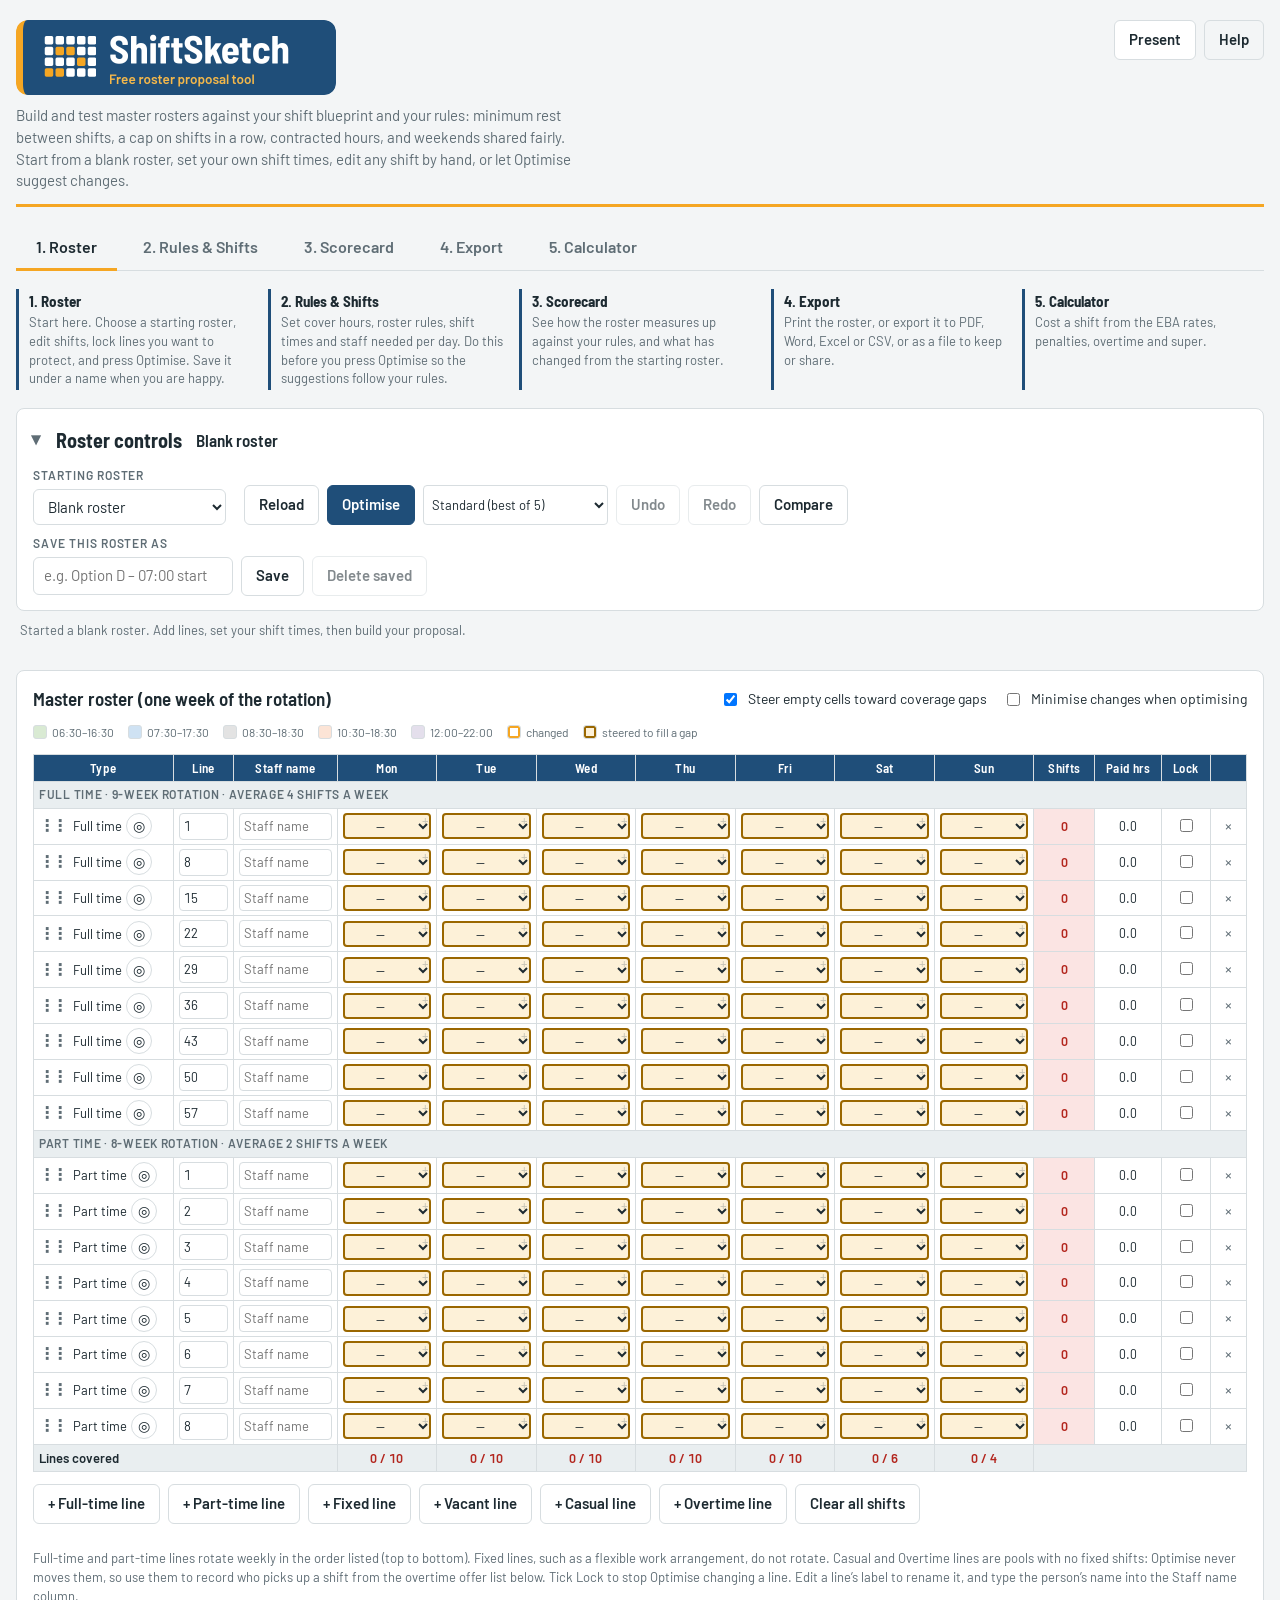
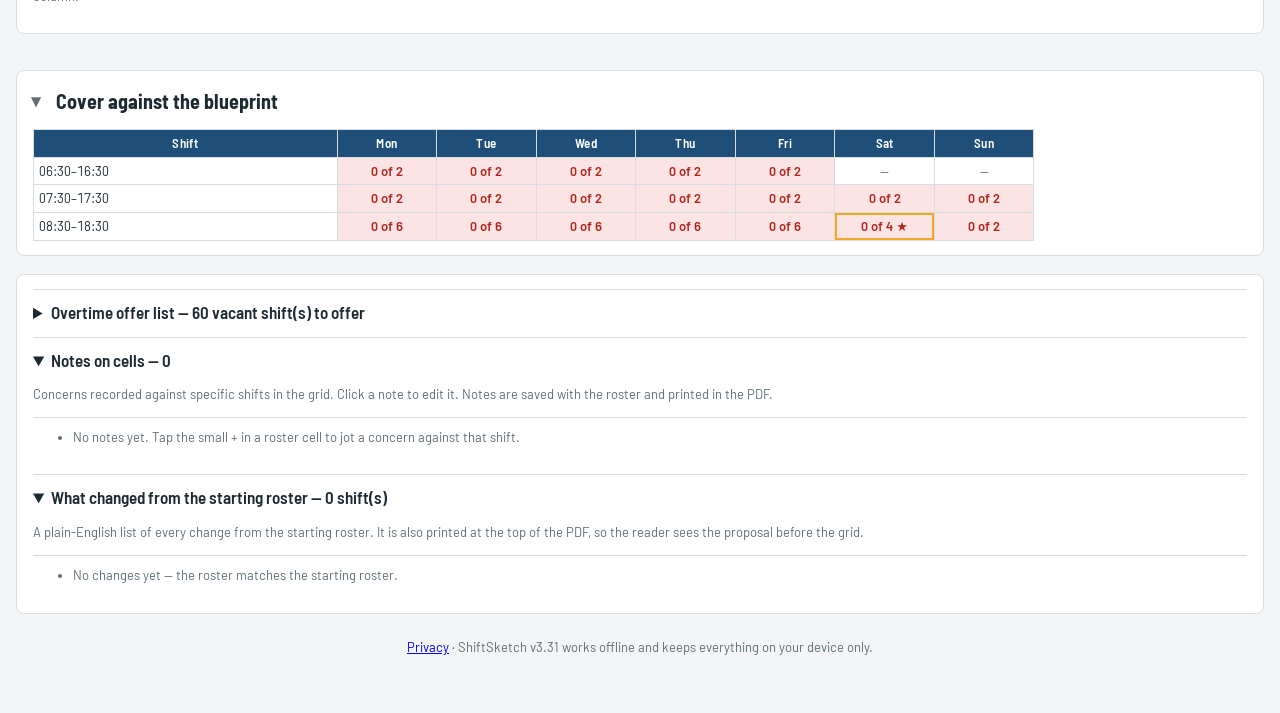
<file: index.html>
<!DOCTYPE html>
<html lang="en">
<head>
<meta charset="utf-8">
<meta name="viewport" content="width=device-width, initial-scale=1">
<title>ShiftSketch</title>
<link rel="stylesheet" href="fonts/fonts.css">
<link rel="manifest" href="manifest.webmanifest">
<meta name="theme-color" content="#1f4e79">
<link rel="apple-touch-icon" href="icons/apple-touch-icon.png">
<link rel="icon" href="icons/icon-192.png">
<meta name="description" content="ShiftSketch is a free roster proposal tool. Sketch shift rosters, fill vacant shifts, check rest rules and export. Works offline, no sign-up.">
<meta property="og:title" content="ShiftSketch - roster proposal tool">
<meta property="og:description" content="Free roster proposal tool. Sketch shift rosters, fill vacant shifts, check rest rules and export. Works offline, no sign-up.">
<meta property="og:type" content="website">
<meta property="og:image" content="https://mswarty1.github.io/shiftsketch/icons/og-banner.png">
<meta property="og:url" content="https://mswarty1.github.io/shiftsketch/">
<meta name="twitter:card" content="summary_large_image">
<style>
:root{
  --bg:#f3f5f6; --panel:#ffffff; --ink:#1d2a31; --muted:#5f6d75; --line:#d7dde0; --soft:#e9eef0;
  --brand:#1f4e79; --accent:#f5a623; --accent-ink:#8a5200; --flag:#f5a623;
  --ok:#2f7d4f; --ok-bg:#e3f2e8; --warn:#9a6700; --warn-bg:#fdf1d8; --bad:#b3261e; --bad-bg:#fbe4e3;
  --s0630:#d9ead3; --s0730:#cfe2f3; --s0830:#e3e3e3; --s1200:#e4dfec; --s1030:#fce4d6; --gap:#f8c9c9;
  --cellink:#1d2a31;
}
@media (prefers-color-scheme: dark){ :root:not([data-theme="light"]){
  color-scheme:dark; --bg:#141a1d; --panel:#1c2429; --ink:#e6ecef; --muted:#9aa8b0; --line:#2f3a40; --soft:#243037;
  --brand:#8fb8de; --accent:#f5b84a; --accent-ink:#f7c56f; --flag:#ff5a5b;
  --ok:#6fcf97; --ok-bg:#16301f; --warn:#f2c14e; --warn-bg:#352a10; --bad:#ff8a8a; --bad-bg:#3a1c1c;
  --s0630:#1f5a34; --s0730:#1f4a85; --s0830:#5b6369; --s1200:#7a2b62; --s1030:#8a4012; --gap:#5a2626; --cellink:#e6ecef;}}
:root[data-theme="dark"]{
  color-scheme:dark; --bg:#141a1d; --panel:#1c2429; --ink:#e6ecef; --muted:#9aa8b0; --line:#2f3a40; --soft:#243037;
  --brand:#8fb8de; --accent:#f5b84a; --accent-ink:#f7c56f; --flag:#ff5a5b;
  --ok:#6fcf97; --ok-bg:#16301f; --warn:#f2c14e; --warn-bg:#352a10; --bad:#ff8a8a; --bad-bg:#3a1c1c;
  --s0630:#1f5a34; --s0730:#1f4a85; --s0830:#5b6369; --s1200:#7a2b62; --s1030:#8a4012; --gap:#5a2626; --cellink:#e6ecef;}
*{box-sizing:border-box}
body{background:var(--bg);color:var(--ink);font-family:"Barlow",system-ui,-apple-system,"Segoe UI",sans-serif;font-size:15px;line-height:1.45;margin:0;padding-inline:16px;padding-block:20px 48px}
.wrap{max-width:1560px;margin:0 auto;display:grid;gap:18px}
h1,h2,h3{font-family:"Barlow Semi Condensed","Barlow",system-ui,sans-serif;margin:0;text-wrap:balance}
h1{font-size:30px;font-weight:700;letter-spacing:.2px}
h2{font-size:19px;font-weight:600}
.kicker{font-size:12px;letter-spacing:.12em;text-transform:uppercase;color:var(--accent-ink);font-weight:600}
.sub{color:var(--muted);max-width:70ch;margin:4px 0 0}
header.top{display:grid;gap:6px;border-bottom:3px solid var(--accent);padding-bottom:12px}
.panel{background:var(--panel);border:1px solid var(--line);border-radius:8px;padding:14px 16px;display:grid;gap:12px;min-width:0}
.controls{display:flex;flex-wrap:wrap;gap:10px 18px;align-items:end}
.field{display:grid;gap:4px}
.field label{font-size:12px;color:var(--muted);text-transform:uppercase;letter-spacing:.08em;font-weight:600}
select,button,input{font:inherit;color:var(--ink)}
select.big{padding:7px 10px;border:1px solid var(--line);border-radius:6px;background:var(--panel)}
.toggle{display:flex;gap:8px;align-items:center;font-size:14px}
.btn{border:1px solid var(--line);background:var(--panel);border-radius:6px;padding:8px 14px;cursor:pointer;font-weight:600}
.btn:hover{border-color:var(--brand)}
.btn.primary{background:var(--brand);border-color:var(--brand);color:var(--panel)}
.btn.ghost{background:transparent}
.modal-back{position:fixed;inset:0;background:rgba(20,26,29,.55);display:flex;align-items:flex-start;justify-content:center;padding:32px 16px;overflow:auto;z-index:50}
.modal-back[hidden]{display:none}
.modal{background:var(--panel);border:1px solid var(--line);border-radius:10px;max-width:760px;width:100%;padding:22px 26px 26px;display:grid;gap:10px;box-shadow:0 12px 40px rgba(0,0,0,.25)}
.modal-head{display:flex;justify-content:space-between;align-items:start;gap:12px;border-bottom:3px solid var(--accent);padding-bottom:10px}
.modal h2{color:var(--brand)}
.modal h3{font-family:"Barlow Semi Condensed","Barlow",system-ui,sans-serif;font-size:15px;font-weight:700;color:var(--brand);border-bottom:1px solid var(--line);padding-bottom:3px;margin-top:6px}
.modal ul{margin:4px 0 8px;padding-left:20px}
.modal li{margin-bottom:5px}
.modal table{width:100%;border-collapse:collapse;font-size:13.5px;margin:4px 0 8px}
.modal td{border:1px solid var(--line);padding:5px 8px;vertical-align:top}
.modal td:first-child{font-weight:600;white-space:nowrap;background:var(--soft)}
.modal .close{border:none;background:transparent;font-size:22px;line-height:1;cursor:pointer;color:var(--muted);padding:2px 6px}
.modal .close:hover{color:var(--ink)}
.btn.primary:hover{filter:brightness(1.08)}
.btn:focus-visible,select:focus-visible,input:focus-visible{outline:2px solid var(--brand);outline-offset:2px}
.btn[disabled]{opacity:.55;cursor:progress}
.main{display:grid;grid-template-columns:minmax(0,1fr);gap:18px;align-items:start}
.strip .kpis{grid-template-columns:repeat(8,minmax(0,1fr))}
.stripcols{display:grid;grid-template-columns:1fr 1fr;gap:20px;margin-top:14px;align-items:start}
.stripcols h3{margin:0 0 6px;font-size:15px}
.stripcols ul{margin:0;padding-left:18px;font-size:13.5px;line-height:1.55}
.stripcols .pos h3{color:var(--ok)} .stripcols .neg h3{color:var(--bad)}
.chkh{margin:14px 0 6px;font-size:15px}
.strip .checks{display:grid;grid-template-columns:repeat(3,minmax(0,1fr));gap:10px 22px}
@media (max-width:1100px){.stripcols{grid-template-columns:1fr}.strip .checks{grid-template-columns:repeat(2,minmax(0,1fr))}.strip .kpis{grid-template-columns:repeat(4,minmax(0,1fr))}}
.scroll{overflow-x:auto}
table{border-collapse:collapse;width:100%;font-variant-numeric:tabular-nums}
th,td{border:1px solid var(--line);padding:4px 5px;text-align:center;font-size:13px}
#grid,#cover{table-layout:fixed;min-width:900px}
#grid input.lbl,#grid input.lbl.ptoname{width:100%;box-sizing:border-box;min-width:0}
#grid td.lab,#cover td.lab{overflow:hidden;text-overflow:ellipsis}
th.pad,td.pad{border:0!important;background:transparent!important}
.cmpgrid{display:grid;grid-template-columns:minmax(0,1fr) minmax(0,1fr);gap:14px;align-items:start}
.cmpgrid h3{margin:0 0 6px;font-size:15px}
#cmpL,#cmpR{table-layout:fixed;width:100%;min-width:0}
#cmpL tr,#cmpR tr{height:36px}
#cmpL td,#cmpR td{height:36px;padding:0 4px;box-sizing:border-box;overflow:hidden;white-space:nowrap}
#cmpR select.cell{height:30px;padding:0 2px;box-sizing:border-box;min-width:0}
#cmpL td.cmpnew{color:var(--muted);font-style:italic}
.impact{display:grid;grid-template-columns:1fr 1fr;gap:14px;margin-top:14px}
.impact h3{margin:0 0 4px;font-size:15px}
.impact ul{margin:0;padding-left:18px;font-size:13.5px;line-height:1.55}
.impact .pos h3{color:var(--ok)} .impact .neg h3{color:var(--bad)}
@media (max-width:900px){.cmpgrid,.impact{grid-template-columns:1fr}}
th{background:var(--brand);color:var(--panel);font-family:"Barlow Semi Condensed",sans-serif;font-weight:600;letter-spacing:.03em}
tr.sec td{background:var(--soft);font-weight:600;text-align:left;font-size:12px;letter-spacing:.06em;text-transform:uppercase;color:var(--muted)}
td.lab{text-align:left;white-space:nowrap}
tr.spotdim td{opacity:.22;transition:opacity .15s}
tr.spot td{box-shadow:inset 0 2px 0 var(--accent),inset 0 -2px 0 var(--accent)}
.dragh{display:inline-block;cursor:grab;touch-action:none;user-select:none;-webkit-user-select:none;padding:6px 6px;margin:-6px 2px -6px -6px;color:var(--muted,#667);font-size:16px;line-height:1;letter-spacing:-3px;font-weight:700}
.dragh:active{cursor:grabbing}
#bpt tr.dragging{opacity:.45}
#bpt tr.dropbefore td{box-shadow:inset 0 3px 0 var(--accent,#1a56db)}
#bpt tr.dropafter td{box-shadow:inset 0 -3px 0 var(--accent,#1a56db)}
#grid tr.dragging{opacity:.45;background:var(--accentSoft,#e8f0ff)}
#grid tr.dropbefore td{box-shadow:inset 0 3px 0 var(--accent,#1a56db)}
#grid tr.dropafter td{box-shadow:inset 0 -3px 0 var(--accent,#1a56db)}
body.dragmode,body.dragmode *{cursor:grabbing!important;user-select:none!important}
.ver{font-size:12px;font-weight:600;color:var(--muted);border:1px solid var(--line);border-radius:10px;padding:1px 7px;margin-left:6px;vertical-align:middle}
.nbtn{position:absolute;top:1px;right:1px;width:20px;height:20px;padding:0;border:0;border-radius:4px;background:transparent;color:var(--muted);font-size:13px;line-height:20px;cursor:pointer;opacity:.35;z-index:1}
td:hover .nbtn,.nbtn:focus-visible{opacity:1;background:var(--panel)}
.nbtn.has{opacity:1;background:#ffd84d;color:#5a4300;font-size:10px;border:1px solid #c9a400}
@media (pointer:coarse){.nbtn{width:28px;height:28px;line-height:28px;font-size:16px;opacity:.55}.nbtn.has{font-size:12px}}
#grid td{position:relative}
.notebox{position:fixed;z-index:60;width:300px;background:#fff8cc;color:#3b3200;border:1px solid #c9a400;border-radius:8px;padding:10px;box-shadow:0 8px 24px rgba(0,0,0,.28)}
.notebox[hidden]{display:none}
.notebox .nt{font-weight:700;font-size:13px;margin-bottom:6px}
.notebox textarea{width:100%;box-sizing:border-box;font:inherit;font-size:14px;padding:6px;border:1px solid #c9a400;border-radius:6px;background:#fffdf0;color:#3b3200;resize:vertical}
.linkbtn{background:none;border:0;padding:0;color:var(--accent-ink);cursor:pointer;font:inherit;text-decoration:underline}
body.present .pres-hide{display:none!important}
body.present .wrap{max-width:none}
body.present #grid select.cell,body.present #cmpR select.cell{font-size:16px;height:38px}
body.present #grid td,body.present #grid th,body.present #cover td,body.present #cover th{font-size:15px}
body.present #grid input.lbl{font-size:15px}
body.present .stripcols ul,body.present .check{font-size:15px}
body.present .kpi .n{font-size:26px}
body.present .top{padding-bottom:0}
body.present .status{font-size:15px}
#presExit{position:fixed;right:14px;bottom:14px;z-index:70;box-shadow:0 4px 14px rgba(0,0,0,.3);opacity:.85}
#presExit[hidden]{display:none}
@media print{#presExit,.notebox,.nbtn,.dragh{display:none!important}}
.fold>summary{cursor:pointer;display:flex;flex-wrap:wrap;align-items:center;gap:8px 14px;list-style:none;min-height:34px}
.fold>summary::-webkit-details-marker{display:none}
.fold>summary::before{content:"\25B8";font-size:18px;color:var(--muted);transition:transform .15s}
.fold[open]>summary::before{transform:rotate(90deg)}
.fold .sch{font-family:"Barlow Semi Condensed",sans-serif;font-size:20px;font-weight:700}
.strip .ssum{display:flex;flex-wrap:wrap;gap:6px;font-size:13px}
.strip .sp{border:1px solid var(--line);border-radius:12px;padding:2px 9px;background:var(--soft);color:var(--ink)}
.strip .sp.ok{color:var(--ok)} .strip .sp.warn{color:#9a6700} .strip .sp.bad{color:var(--bad);font-weight:700}
.fold[open]>summary{margin-bottom:10px}
.ctlstatus{margin:-8px 4px 12px}
.spotbtn{border:1px solid var(--line);background:var(--panel);color:var(--ink);border-radius:50%;width:26px;height:26px;padding:0;margin-left:4px;cursor:pointer;font-size:14px;line-height:1}
.spotbtn[aria-pressed=true]{background:var(--accent);color:#1d2a31;border-color:var(--accent)}
td.lab small{color:var(--muted)}
select.cell{width:100%;min-width:64px;border:0;border-radius:4px;padding:4px 2px;font-size:13px;text-align:center;background:transparent;color:var(--cellink);cursor:pointer}
select.cell[data-v="06:30"]{background:var(--s0630)} select.cell[data-v="07:30"]{background:var(--s0730)}
select.cell[data-v="08:30"]{background:var(--s0830)} select.cell[data-v="12:00"]{background:var(--s1200)} select.cell[data-v="10:30"]{background:var(--s1030)}
select.cell[disabled]{cursor:not-allowed;opacity:.9}
select option,select optgroup{background-color:var(--panel);color:var(--ink)}
select.cell option{background-color:var(--panel);color:var(--ink)}
td.changed{box-shadow:inset 0 0 0 2px var(--flag)}
tr.tot td{font-weight:600;background:var(--soft)}
td.short{background:var(--bad-bg);color:var(--bad);font-weight:700}
td.over{background:var(--warn-bg);color:var(--warn)}
.legend{display:flex;flex-wrap:wrap;gap:8px 14px;font-size:12px;color:var(--muted)}
.sw{display:inline-block;width:14px;height:14px;border-radius:3px;vertical-align:-2px;margin-right:5px;border:1px solid var(--line)}
.checks{display:grid;gap:8px}
.check{display:grid;grid-template-columns:auto 1fr;gap:10px;align-items:start}
.chip{font-size:11px;font-weight:700;letter-spacing:.06em;text-transform:uppercase;padding:3px 7px;border-radius:999px;white-space:nowrap}
.chip.ok{background:var(--ok-bg);color:var(--ok)} .chip.warn{background:var(--warn-bg);color:var(--warn)} .chip.bad{background:var(--bad-bg);color:var(--bad)}
.check b{display:block;font-weight:600}
.check span{color:var(--muted);font-size:13px}
.kpis{display:grid;grid-template-columns:repeat(3,minmax(0,1fr));gap:8px}
.kpi{border:1px solid var(--line);border-radius:6px;padding:8px 10px;background:var(--bg)}
.kpi .n{font-family:"Barlow Semi Condensed",sans-serif;font-size:24px;font-weight:700;font-variant-numeric:tabular-nums}
.kpi .l{font-size:12px;color:var(--muted)}
.log{font-size:13px;color:var(--muted);max-height:220px;overflow:auto;border-top:1px solid var(--line);padding-top:8px}
.log li{margin:2px 0}
.note{font-size:13px;color:var(--muted)}
.actions{display:flex;flex-wrap:wrap;gap:8px}
.status{font-size:13px;color:var(--muted);min-height:1.2em}
.steps{display:grid;grid-template-columns:repeat(5,minmax(0,1fr));gap:10px;counter-reset:s}
@media (max-width:700px){.steps{grid-template-columns:repeat(2,minmax(0,1fr))}.kpis{grid-template-columns:repeat(2,minmax(0,1fr))}}
.step{border-left:3px solid var(--brand);padding:2px 0 2px 10px;font-size:13px;color:var(--muted)}
.step b{display:block;color:var(--ink);font-family:"Barlow Semi Condensed",sans-serif;font-size:15px}
textarea{width:100%;min-height:90px;font:12px/1.4 ui-monospace,Menlo,Consolas,monospace;border:1px solid var(--line);border-radius:6px;background:var(--bg);color:var(--ink);padding:8px}
@media (prefers-reduced-motion:reduce){*{transition:none!important}}

:root{--c0:#d9ead3;--c1:#cfe2f3;--c2:#e3e3e3;--c3:#fce4d6;--c4:#e4dfec;--c5:#fff2cc;--c6:#d0e0e3;--c7:#f4cccc}
@media (prefers-color-scheme: dark){ :root:not([data-theme="light"]){--c0:#1f5a34;--c1:#1f4a85;--c2:#5b6369;--c3:#8a4012;--c4:#7a2b62;--c5:#7d7418;--c6:#1d7480;--c7:#8a2a2a}}
:root[data-theme="dark"]{--c0:#1f5a34;--c1:#1f4a85;--c2:#5b6369;--c3:#8a4012;--c4:#7a2b62;--c5:#7d7418;--c6:#1d7480;--c7:#8a2a2a}
.k0{background:var(--c0)!important}.k1{background:var(--c1)!important}.k2{background:var(--c2)!important}.k3{background:var(--c3)!important}
.k4{background:var(--c4)!important}.k5{background:var(--c5)!important}.k6{background:var(--c6)!important}.k7{background:var(--c7)!important}
input.tm{width:92px;padding:3px 4px;border:1px solid var(--line);border-radius:4px;background:var(--panel)}
input.num{width:46px;padding:3px 2px;border:1px solid var(--line);border-radius:4px;background:var(--panel);text-align:center}
input.lbl{width:64px;padding:3px 4px;border:1px solid var(--line);border-radius:4px;background:transparent}
input.lbl.ptoname{width:96px}
select.sm{padding:3px 4px;border:1px solid var(--line);border-radius:4px;background:var(--panel);font-size:13px}
.x{border:0;background:transparent;color:var(--muted);cursor:pointer;font-size:16px;line-height:1;padding:2px 6px;border-radius:4px}
.x:hover{color:var(--bad);background:var(--bad-bg)}
.row{display:flex;flex-wrap:wrap;gap:8px;align-items:center}
.altrow{padding:6px 8px;border:1px solid var(--line);border-radius:6px;margin:4px 0;display:flex;gap:6px;flex-wrap:wrap;align-items:center;font-size:13px}.altrow.cur{background:var(--soft)}
.bpbar{display:flex;gap:8px;align-items:center;padding-top:4px;border-top:1px solid var(--line)}
.bpsp{flex:1}
.setgrid{display:grid;grid-template-columns:repeat(auto-fit,minmax(260px,1fr));gap:12px}
.setcard{background:var(--soft);border:1px solid var(--line);border-radius:8px;padding:12px 14px;display:grid;gap:8px;align-content:start}
.setcard h4{margin:0;font-family:"Barlow Semi Condensed",sans-serif;font-size:14px;letter-spacing:.06em;text-transform:uppercase;color:var(--brand)}
.setcard .note{margin:0}
.setrow{display:flex;justify-content:space-between;align-items:center;gap:6px 10px;flex-wrap:wrap}
.tabs{display:flex;gap:6px;border-bottom:1px solid var(--line)}
.tab{border:0;background:transparent;font:inherit;font-weight:600;font-size:16px;padding:10px 20px;cursor:pointer;color:var(--muted);border-bottom:3px solid transparent;margin-bottom:-1px}
.tab[aria-selected=true]{color:var(--ink);border-bottom-color:var(--accent)}
@media (max-width:520px){.tab{padding:10px 4px;font-size:13px;flex:1 1 auto}}
.tab:focus-visible{outline:2px solid var(--brand);outline-offset:-2px}
body:not(.on-settings) .settab{display:none!important}
body.on-settings .rostab,body.on-score .rostab,body.on-export .rostab,body.on-calc .rostab{display:none!important}
body:not(.on-score):not(.present) .scoretab{display:none!important}
body:not(.on-export) .exptab{display:none!important}
body:not(.on-calc) .calctab{display:none!important}
.calctab .setcard select,.calctab .setcard input[type=number],.calctab .setcard input[type=time]{padding:6px 8px;border:1px solid var(--line);border-radius:6px;background:var(--panel);min-width:0;width:100%}
.calctab .setcard input[type=number]{max-width:120px}
.calctab .setcard input[type=time]{max-width:140px}
.calctab .setcard input[disabled],.calctab .setcard select[disabled]{opacity:.55;cursor:not-allowed}
.calctab .row2{display:flex;gap:10px;flex-wrap:wrap}
.calctab .row2>.field{flex:1 1 120px}
.calcres{display:grid;gap:10px}
.calcres table{width:100%;border-collapse:collapse;font-size:14px}
.calcres td,.calcres th{padding:5px 8px;border-bottom:1px solid var(--line);text-align:left}
.calcres td.r,.calcres th.r{text-align:right;font-variant-numeric:tabular-nums}
.calcres tr.tot td{font-weight:700;border-top:2px solid var(--brand);border-bottom:0}
.calcwarn{background:var(--warn-bg);color:var(--warn);border-radius:6px;padding:8px 10px;font-size:13px}
.calcwarn:empty{display:none}
#calcList td button{padding:2px 8px}
.calcres tr.base td{color:var(--muted,inherit);font-size:13px}
#calcRates{width:100%;border-collapse:collapse;font-size:14px}
#calcRates td,#calcRates th{padding:4px 8px;border-bottom:1px solid var(--line);text-align:left}
#calcRates td.r,#calcRates th.r{text-align:right;font-variant-numeric:tabular-nums}
#calcRates tr.sel td{background:var(--warn-bg);font-weight:700}
.ratescroll{max-height:320px;overflow:auto}
#calcRates td.role{font-size:12px;vertical-align:top;min-width:230px;border-left:1px solid var(--line)}
#calcRates tr.sel td{background:var(--warn-bg)}

.lockrule{display:flex;align-items:center;gap:4px;font-size:12px;color:var(--muted);white-space:nowrap}
.setcard input.num[disabled]{opacity:.55;cursor:not-allowed}
.ptbl.fx{table-layout:fixed}
.ptbl.fx td,.ptbl.fx th{height:22px;text-align:center;vertical-align:middle;overflow:hidden}
.ptbl.fx td.l,.ptbl.fx th.l{text-align:left}
.setrow .pair{display:flex;align-items:center;gap:6px}
.setcard input.num{width:56px;padding:5px 4px}
.setcard input.tm{padding:5px 6px;width:118px}

input.txt{padding:7px 10px;border:1px solid var(--line);border-radius:6px;background:var(--panel);min-width:180px}
details{border-top:1px solid var(--line);padding-top:10px}
summary{cursor:pointer;font-family:"Barlow Semi Condensed",sans-serif;font-weight:600;font-size:17px}
td.zero{background:var(--bad-bg);color:var(--bad);font-weight:700}
select.steer{box-shadow:inset 0 0 0 2px var(--warn);background:var(--warn-bg)}
#printArea{display:none}
.ptbl{width:100%;border-collapse:collapse;font-size:11px;margin:0 0 16px}
.ptbl th,.ptbl td{border:1px solid #999;padding:3px 7px;text-align:left;color:#1d2a31}
.ptbl th{background:#1f4e79;color:#fff;font-family:"Barlow Semi Condensed",sans-serif}
.ptbl tr{page-break-inside:avoid;break-inside:avoid}.ptbl thead{display:table-header-group}
.pchip{display:inline-block;padding:1px 9px;border-radius:10px;font-size:10px;font-weight:700;color:#fff}
@media print{
  body *{visibility:hidden}
  #printArea, #printArea *{visibility:visible}
  #printArea{display:block;position:absolute;left:0;top:0;width:100%}
  *{-webkit-print-color-adjust:exact;print-color-adjust:exact;color-adjust:exact}
}
td.out{color:var(--muted);background:var(--soft)}
td.dim{color:var(--muted)}
td.worstgap{box-shadow:inset 0 0 0 2px var(--flag)!important;position:relative}
.section-gap{height:2px;background:var(--soft);border:none;margin:2px 0}
.tipbox{position:fixed;z-index:200;max-width:280px;padding:7px 10px;border-radius:6px;background:var(--panel);color:var(--ink);border:1px solid var(--brand);box-shadow:0 6px 20px rgba(0,0,0,.3);font-size:12.5px;line-height:1.4;pointer-events:none;opacity:0;transition:opacity .12s}
.tipbox.on{opacity:1}
[data-tip]{cursor:help}
button[data-tip],summary[data-tip],label[data-tip]{cursor:pointer}
@media print{.tipbox{display:none}}
</style>
</head>
<body>


<div class="wrap">
  <header class="top">
    <div class="row" style="justify-content:space-between;align-items:start">
      <div>
        <h1 style="position:absolute;width:1px;height:1px;overflow:hidden;clip:rect(0 0 0 0);white-space:nowrap">ShiftSketch</h1><img src="icons/header-banner.png" alt="ShiftSketch: free roster proposal tool" width="320" height="75" style="display:block;width:320px;max-width:100%;height:auto;border-radius:12px">
      </div>
      <div class="row" style="gap:8px"><button class="btn" id="presBtn" title="Clean, enlarged view for a projector or meeting-room screen (Esc to leave)">Present</button><button class="btn ghost" id="helpBtn" aria-haspopup="dialog" aria-controls="helpModal">Help</button></div>
    </div>
    <p class="sub pres-hide">Build and test master rosters against your shift blueprint and your rules: minimum rest between shifts, a cap on shifts in a row, contracted hours, and weekends shared fairly. Start from a blank roster, set your own shift times, edit any shift by hand, or let Optimise suggest changes.</p>
  </header>

  <nav class="tabs pres-hide" role="tablist" aria-label="ShiftSketch sections"><button class="tab" id="tabRoster" role="tab" aria-selected="true" aria-controls="rosterPane">1.&nbsp;Roster</button><button class="tab" id="tabSet" role="tab" aria-selected="false" aria-controls="setBox">2.&nbsp;Rules &amp; Shifts</button><button class="tab" id="tabScore" role="tab" aria-selected="false" aria-controls="scoreBox">3.&nbsp;Scorecard</button><button class="tab" id="tabExp" role="tab" aria-selected="false" aria-controls="expPanel">4.&nbsp;Export</button><button class="tab" id="tabCalc" role="tab" aria-selected="false" aria-controls="calcPanel">5.&nbsp;Calculator</button></nav>

  <div class="modal-back" id="helpModal" hidden>
    <div class="modal" role="dialog" aria-modal="true" aria-labelledby="helpTitle">
      <div class="modal-head">
        <div>
          <div class="kicker">ShiftSketch</div>
          <h2 id="helpTitle">Quick reference</h2>
        </div>
        <button class="close" id="helpClose" aria-label="Close">&times;</button>
      </div>

      <h3>How to use ShiftSketch</h3>
      <ul>
        <li><b>1. Roster.</b> Choose a starting roster (blank, a preloaded example, or one you saved). Edit any cell, add or remove lines, tick Lock to protect a line, or press Optimise to get suggested changes. Review the suggestion before you keep it, then save the roster under a name.</li>
        <li><b>2. Rules &amp; Shifts.</b> Set your cover hours, roster rules (shifts per week, minimum rest, maximum shifts in a row) and the unpaid break. Then set each shift&rsquo;s start and finish time and how many staff it needs each day. Do this before you press Optimise so the suggestions follow your rules.</li>
        <li><b>3. Scorecard.</b> See how the roster measures up against your rules: the checks, the positives and negatives, and what has changed from the starting roster.</li>
        <li><b>4. Export.</b> Print the roster, or export it to PDF, Word, Excel or CSV, or as a file to keep or share.</li>
        <li><b>5. Calculator.</b> Cost a shift from the EBA: pick the rate period and band, the number of staff, ordinary hours or overtime, the day (including public holiday), tick to add EBA penalties, and include super. Add shifts to a list to total them.</li>
      </ul>

      <h3>Building the roster</h3>
      <table>
        <tr><td>Starting roster</td><td>The roster you begin from: a blank roster, a preloaded example, or one you saved earlier. Press <b>Reload</b> to discard unsaved edits and return to it.</td></tr>
        <tr><td>Undo / Redo</td><td>Steps back or forward through your changes one at a time, including cell edits, added or removed lines, Lock, names, notes, shift times, settings, loading, importing and Optimise. Keyboard: Ctrl+Z and Ctrl+Y.</td></tr>
        <tr><td>Line types</td><td>A line is one position in the roster (one person&rsquo;s pattern). <b>Full-time</b> and <b>Part-time</b> lines rotate week to week in the order listed, top to bottom. <b>Fixed</b> lines (for example a flexible work arrangement) do not rotate. Use <b>+ Full-time line</b>, <b>+ Part-time line</b> and <b>+ Fixed line</b> to add them, and <b>Clear all shifts</b> to empty the grid.</td></tr>
        <tr><td>Staff name</td><td>Type the name of the person on a line. It is separate from the line number, which is the rotation position. Names are included in CSV, Excel and Word exports.</td></tr>
        <tr><td>Lock</td><td>Tick Lock on a line to stop Optimise changing it.</td></tr>
        <tr><td>Drag handle (&#8942;&#8942;)</td><td>Drag a line up or down within its group. The order sets the rotation, so moving a line changes which weeks pair up. On the shift times table the same handle reorders shift types.</td></tr>
        <tr><td>Cell note (small +)</td><td>Records a concern against one shift. Notes appear as a yellow dot, are listed under the roster, are saved with the roster and are printed in the PDF.</td></tr>
        <tr><td>Spotlight (&#9678;)</td><td>Dims every other line so you can focus on one person&rsquo;s pattern. Press it again, or press Esc, to clear.</td></tr>
        <tr><td>Steer empty cells</td><td>When ticked, an empty cell only offers the shifts that are still short that day. See Tips for the detail.</td></tr>
      </table>

      <h3>Optimising</h3>
      <table>
        <tr><td>Optimise</td><td>Suggests shift changes that reduce coverage gaps and rule breaks. It keeps the best result and lists the top three underneath, so you can switch to another option with one tap. Use Undo to return to the previous roster.</td></tr>
        <tr><td>Search effort</td><td>The dropdown beside Optimise. <b>Quick</b> runs one search (a couple of seconds). <b>Standard</b> (default) keeps the best of 5 searches. <b>Thorough</b> keeps the best of 6 longer searches.</td></tr>
        <tr><td>Minimise changes</td><td>When ticked, Optimise weighs disruption more heavily and prefers the smallest set of edits to the current roster. Off by default, because a roster with real gaps often needs bigger changes.</td></tr>
        <tr><td>Compare</td><td>Shows two panes side by side: the current (starting) roster on the left, locked, and your proposal on the right, still editable. Rows line up, and any cell that differs is outlined on both sides. A summary underneath compares the two, and the scorecard sits below at full width. Press <b>Back to build</b> to return to the normal view.</td></tr>
      </table>

      <h3>Vacancies and overtime</h3>
      <table>
        <tr><td>+ Vacant line</td><td>A rostered position with no staff member yet (the staff name starts as &ldquo;Vacant&rdquo;). Its shifts never count as cover, so they stay on the overtime offer list. Optimise parks any shift it cannot cover on an unlocked vacant line, and takes it off again when real staff can cover it. Lock a vacant line to keep it exactly as you set it. Edits you make by hand are moved on or off vacant lines automatically, and Undo reverses both together.</td></tr>
        <tr><td>+ Casual / + Overtime line</td><td>A pool line with no fixed shift count. Assign it to a vacant shift in the grid to record a casual or overtime pickup. Optimise never moves or assigns these lines.</td></tr>
        <tr><td>Overtime offer list</td><td>Every shift the blueprint still needs, shown with its day, full start&ndash;finish time and the number of staff required. A row drops off the list once a line covers it.</td></tr>
        <tr><td>Copy offer text</td><td>Copies the offer list as plain text to paste into Teams, email or SMS.</td></tr>
      </table>

      <h3>Reviewing the result</h3>
      <table>
        <tr><td>Cover against the blueprint</td><td>Compares the staff on each shift, each day, with the number the blueprint needs. The costliest unfilled gap is marked with a star (&#9733;); fix it first if you are editing by hand.</td></tr>
        <tr><td>What changed</td><td>A plain-English list of every change from the starting roster, per line (for example &ldquo;Tue: 07:30 &rarr; off&rdquo;), with weekend days gained or lost and paid hours before and after. It is also printed at the top of the PDF.</td></tr>
        <tr><td>Scorecard</td><td>Checks the roster against your rules. Where a check shows Review or Fails, its detail names the lines and days behind it.</td></tr>
        <tr><td>Present</td><td>A clean, enlarged view for a projector or meeting-room screen. It hides settings, help text and the export panel. Press Esc or choose Exit presentation to return.</td></tr>
        <tr><td>Collapsible panels</td><td>Click a panel heading to open or close it.</td></tr>
      </table>

      <h3>Rules &amp; Shifts</h3>
      <table>
        <tr><td>Cover hours</td><td>The hours someone must always be on. This drives the cover check in the scorecard. Nothing is checked outside these hours.</td></tr>
        <tr><td>Roster rules</td><td>Shifts per week (full-time and part-time), minimum rest between shifts, and maximum shifts in a row. Tick <b>default</b> to use the standard value, or untick it to enter your own. Set minimum rest or maximum in a row to 0 to switch that rule off.</td></tr>
        <tr><td>Line structure check</td><td><b>Average across the rotation</b> (default): all full-time lines together, and all part-time lines together, add up to the target shifts per week times the number of lines, so individual lines can differ. <b>Every line hits the target</b>: each line has exactly the target. <b>Off</b>: not checked.</td></tr>
        <tr><td>Paid hours</td><td>Paid hours are finish minus start, less the unpaid break. The break comes off shifts of the length you set or longer.</td></tr>
        <tr><td>Shift types and blueprint</td><td>Each shift&rsquo;s start and finish time, and the number of lines (one line is one person) needed each day. Changing a time moves every rostered shift of that type. <b>Apply template</b> loads a ready-made set. <b>+ Add shift type</b> adds a new shift time.</td></tr>
        <tr><td>Priority and Weight &times;</td><td>These control how much a gap in that shift counts against the score. Raise Weight above 1 to have Optimise fill that shift&rsquo;s gaps ahead of other shifts at the same priority.</td></tr>
        <tr><td>Set as my default</td><td>Remembers your shift times and blueprint so a new blank roster starts from them. <b>Reset default</b> clears it.</td></tr>
      </table>

      <h3>Saving, exporting and importing</h3>
      <table>
        <tr><td>Save this roster as</td><td>Stores the roster under a name in the Starting roster dropdown, in this browser only. <b>Delete saved</b> removes it.</td></tr>
        <tr><td>Print / Save as PDF</td><td>Opens your browser&rsquo;s print dialog with the colour-coded tables. Choose &ldquo;Save as PDF&rdquo; as the destination. The report opens with What changed, then the roster and coverage.</td></tr>
        <tr><td>Export to Excel / Word</td><td>A colour-coded file with the master roster, shift coverage and vacant shifts, matching the on-screen shift colours. Excel and Word may show a one-time &ldquo;format does not match&rdquo; warning; choose Open anyway.</td></tr>
        <tr><td>Include the scorecard</td><td>Off by default, so print and exports hold the roster, coverage and changes only. Tick it to add the scorecard.</td></tr>
        <tr><td>Copy / Download CSV</td><td>Gives you the roster as a spreadsheet-ready table.</td></tr>
        <tr><td>Export / Import roster file</td><td>Saves or loads a complete roster, shift times and blueprint as a file, to keep as a backup or send to someone else. <b>Import from text</b> loads roster text you paste in.</td></tr>
      </table>

      <h3>What Optimise checks</h3>
      <ul>
        <li><b>Coverage first.</b> It fills blueprint gaps, weighted so high-priority shifts are covered before low-priority ones, and uses each shift&rsquo;s Weight &times; setting on top of that.</li>
        <li><b>Rest and runs.</b> It requires your minimum rest between shifts, caps shifts in a row, and limits how many weekends in a row part-time and full-time lines can work.</li>
        <li><b>Cover hours.</b> It checks that every half-hour of your cover hours has someone on, and limits part-time Sunday work.</li>
        <li><b>Days off together.</b> A lone rest day between working days (across the whole rotation, wrapping week to week) counts against a roster, so runs of two or more days off are preferred.</li>
        <li><b>Consistent shifts.</b> It keeps shifts matching within a run of working days, with the latest shift last (07:30, 07:30, 08:30, 12:00 is ideal). Starting earlier the day after a later shift counts against a roster, and so does hopping between different shifts.</li>
        <li><b>Even hours.</b> It favours an even spread of paid hours across lines of the same type in the printed week.</li>
        <li><b>Line structure.</b> It keeps the line structure you chose in Rules &amp; Shifts.</li>
        <li><b>Smallest change.</b> It tries direct swaps between two lines as well as moving one line&rsquo;s own shifts, and makes the smallest set of changes that still improves the roster. Tick Minimise changes for an even gentler suggestion.</li>
        <li><b>Protected lines.</b> It never moves Locked, Casual or Overtime lines.</li>
        <li><b>Vacant shifts.</b> It moves shifts from vacant lines to real staff where it can, and parks anything it cannot cover on a vacant line so it shows on the overtime offer list. Vacant shifts never count as cover.</li>
      </ul>

      <h3>Tips</h3>
      <ul>
        <li><b>Rest rule in the grid.</b> After you assign a shift, the next day&rsquo;s dropdown for that line only shows shifts that leave enough rest. For example, with 10.5 hours of rest, after a 12:00&ndash;22:00 shift only 08:30 or later is offered the next day. Hover a restricted cell to see why options are missing.</li>
        <li><b>Steering to gaps.</b> While a shift that day is still short of its blueprint number, empty cells (shown with an amber highlight) only offer the shift or shifts still short, so a full shift is not offered again. Fill the gaps, here or on another line, and the full menu returns. Casual and Overtime lines are steered the same way. Vacant lines are never restricted. Untick &ldquo;Steer empty cells toward coverage gaps&rdquo; above the roster to see the full menu everywhere.</li>
        <li><b>Filling a vacancy with a pickup.</b> Add a Casual or Overtime line, check the overtime offer list for what is still open, assign that shift to the new line in the grid, and type the person&rsquo;s name into the Staff name column.</li>
        <li><b>Custom rosters.</b> Start from &ldquo;Blank roster&rdquo;, set your shift times and blueprint, then add lines.</li>
        <li><b>Shift colours.</b> Each shift type has its own colour in the grid, coverage table, print and exports. The legend above the grid shows which is which.</li>
        <li><b>Saving.</b> Nothing is saved automatically except what you Save or Set as default, and that is stored in this browser only. Use Export roster file for a backup you can keep or move to another computer.</li>
      </ul>
    </div>
  </div>

  <section class="steps pres-hide rostab" aria-label="How to use: five steps, one per tab">
    <div class="step"><b>1. Roster</b>Start here. Choose a starting roster, edit shifts, lock lines you want to protect, and press Optimise. Save it under a name when you are happy.</div>
    <div class="step"><b>2. Rules &amp; Shifts</b>Set cover hours, roster rules, shift times and staff needed per day. Do this before you press Optimise so the suggestions follow your rules.</div>
    <div class="step"><b>3. Scorecard</b>See how the roster measures up against your rules, and what has changed from the starting roster.</div>
    <div class="step"><b>4. Export</b>Print the roster, or export it to PDF, Word, Excel or CSV, or as a file to keep or share.</div>
    <div class="step"><b>5. Calculator</b>Cost a shift from the EBA rates, penalties, overtime and super.</div>
  </section>

  <details class="panel fold rostab" id="ctlBox" open>
    <summary><span class="sch">Roster controls</span> <span class="ssum"><span class="sp" id="ctlName"></span></span></summary>
    <div class="controls">
      <div class="field pres-hide"><label for="preset">Starting roster</label><select id="preset" class="big"></select></div>
      <div class="actions">
        <button class="btn" id="reset">Reload</button>
        <button class="btn primary" id="opt">Optimise</button><select id="optMode" class="sm" aria-label="Search effort" title="Quick: one search. Standard: best of 5 searches. Thorough: best of 6 longer searches."><option value="quick">Quick</option><option value="standard" selected>Standard (best of 5)</option><option value="thorough">Thorough (best of 6, longer)</option></select>
        <button class="btn" id="undo" disabled title="Undo the last change (Ctrl+Z)">Undo</button>
        <button class="btn" id="redo" disabled title="Redo the change you undid (Ctrl+Y)">Redo</button>
        <button class="btn" id="cmpBtn" aria-pressed="false" title="Show the current roster and your proposed roster side by side">Compare</button>
      </div>
      <div class="field pres-hide"><label for="saveName">Save this roster as</label>
        <div class="row"><input id="saveName" class="txt" placeholder="e.g. Option D – 07:00 start"><button class="btn" id="save">Save</button><button class="btn" id="delSaved" disabled>Delete saved</button></div>
      </div>
    </div>
  </details>
  <div class="status ctlstatus" id="status" role="status" aria-live="polite"></div>

  <details class="panel fold pres-hide settab" id="setBox" open>
    <summary><span class="sch">Rules &amp; Shifts</span> <span class="note" id="setSum"></span></summary>
    <div class="setgrid">
      <div class="setcard">
        <h4>Cover hours</h4>
        <p class="note">The hours someone must always be on. Nothing is checked outside these hours.</p>
        <div class="setrow"><label class="note" for="cwS">Weekdays</label><span class="pair"><input type="time" id="cwS" class="tm" step="1800"><span class="note">to</span><input type="time" id="cwE" class="tm" step="1800" aria-label="Weekday service end"></span></div>
        <div class="setrow"><label class="note" for="ceS">Weekends</label><span class="pair"><input type="time" id="ceS" class="tm" step="1800"><span class="note">to</span><input type="time" id="ceE" class="tm" step="1800" aria-label="Weekend service end"></span></div>
      </div>
      <div class="setcard">
        <h4>Roster rules</h4>
        <p class="note">Tick <b>default</b> to use the standard value (4 full-time and 2 part-time shifts a week, 10.5 hours rest, 4 shifts in a row). Untick it to enter your own number to match your workplace agreement. Set rest or max in a row to 0 to switch that rule off.</p>
        <div class="setrow"><label class="note" for="ftN">Shifts per week, full-time</label><span class="pair"><label class="lockrule"><input type="checkbox" data-rl="ft" aria-label="Use default for Shifts per week, full-time"> default</label><input type="number" id="ftN" class="num" min="1" max="7"></span></div>
        <div class="setrow"><label class="note" for="ptN">Shifts per week, part-time</label><span class="pair"><label class="lockrule"><input type="checkbox" data-rl="pt" aria-label="Use default for Shifts per week, part-time"> default</label><input type="number" id="ptN" class="num" min="1" max="7"></span></div>
        <div class="setrow"><label class="note" for="restH">Minimum rest between shifts (hours)</label><span class="pair"><label class="lockrule"><input type="checkbox" data-rl="rest" aria-label="Use default for Minimum rest between shifts (hours)"> default</label><input type="number" id="restH" class="num" min="0" max="24" step="0.5"></span></div>
        <div class="setrow"><label class="note" for="runN">Max shifts in a row</label><span class="pair"><label class="lockrule"><input type="checkbox" data-rl="maxRun" aria-label="Use default for Max shifts in a row"> default</label><input type="number" id="runN" class="num" min="0" max="14"></span></div>
        <div class="setrow"><label class="note" for="lineModeSel">Line structure check</label><select id="lineModeSel"><option value="avg">Average across the rotation</option><option value="each">Every line hits the target</option><option value="off">Off</option></select></div>
      </div>
      <div class="setcard">
        <h4>Staff lines</h4>
        <p class="note">A summary of the lines in your roster. Add and remove lines on the Roster tab, under the grid.</p>
        <div class="setrow"><span class="note">Full-time lines</span><b id="stFT">0</b></div>
        <div class="setrow"><span class="note">Part-time lines</span><b id="stPT">0</b></div>
        <div class="setrow"><span class="note">Fixed, vacant, casual and overtime lines</span><b id="stOther">0</b></div>
      </div>
      <div class="setcard">
        <h4>Paid hours</h4>
        <p class="note">Paid hours = finish &minus; start, less the unpaid break.</p>
        <div class="setrow"><label class="note" for="brkM">Unpaid break (minutes)</label><input type="number" id="brkM" class="num" min="0" max="120" step="5"></div>
        <div class="setrow"><label class="note" for="brkH">Applies to shifts of (hours or more)</label><input type="number" id="brkH" class="num" min="1" max="24" step="0.5"></div>
      </div>
    </div>
  </details>

  <details class="panel fold pres-hide settab" id="shiftBox" open>
      <summary><span class="sch">Shift types, times and blueprint</span></summary>
    <div style="display:flex;justify-content:space-between;align-items:end;gap:12px;flex-wrap:wrap">
      <div><p class="note" style="margin:2px 0 0">How many lines (one line is one person) each shift needs on each day. Starter times are loaded by default. Change a start or finish time and every rostered shift of that type moves with it. Use Set as my default to keep your times for future rosters.</p></div>
      <div class="row"><select id="tpl" class="big" aria-label="Blueprint template"></select><button class="btn" id="applyTpl">Apply template</button></div>
    </div>
    <div class="scroll"><table id="bpt"></table></div>
    <div class="row bpbar">
      <button class="btn" id="addShift">+ Add shift type</button>
      <span class="bpsp"></span>
      <button class="btn" id="setDef">Set as my default</button><button class="btn" id="clrDef">Reset default</button>
    </div>
  </details>

  <div class="main rostab" id="rosterPane">
    <section class="panel">
      <div style="display:flex;justify-content:space-between;align-items:baseline;gap:12px;flex-wrap:wrap">
        <h2>Master roster (one week of the rotation)</h2>
        <div class="row" style="gap:16px">
          <label class="toggle" for="steerToggle" title="When on, an empty cell only offers the shift(s) that still have an unfilled gap that day. Once every shift that day is full, the whole menu comes back. Vacant lines are not restricted."><input type="checkbox" id="steerToggle" checked>Steer empty cells toward coverage gaps</label>
          <label class="toggle" for="minChangeToggle" title="When on, the optimiser weighs disruption more heavily and prefers the smallest set of changes to today's roster over a lower-scoring but more disruptive rewrite."><input type="checkbox" id="minChangeToggle">Minimise changes when optimising</label>
        </div>
        <div class="legend" id="legend"></div>
      </div>
      <div class="scroll" id="gridScroll"><table id="grid"></table></div>
      <div id="cmpWrap" hidden>
        <div class="cmpgrid">
          <div><h3>Current roster <span class="note">(the starting roster &mdash; locked)</span></h3><div class="scroll"><table id="cmpL"></table></div></div>
          <div><h3>Proposed roster <span class="note">(editable &mdash; changes are outlined)</span></h3><div class="scroll"><table id="cmpR"></table></div></div>
        </div>
      </div>
      <div class="row">
        <button class="btn" id="addFT">+ Full-time line</button>
        <button class="btn" id="addPT">+ Part-time line</button>
        <button class="btn" id="addFX">+ Fixed line</button>
        <button class="btn" id="addVAC" title="A line for a rostered position with no staff member yet. Give it shifts like any other line; they count toward cover and are listed as vacant in the offer list. Never touched by Optimise.">+ Vacant line</button>
        <button class="btn" id="addCAS" title="A pool line with no fixed shifts — assign it to a vacant shift to record a casual pickup. Never touched by Optimise.">+ Casual line</button>
        <button class="btn" id="addOT" title="A pool line with no fixed shifts — assign it to a vacant shift to record an overtime pickup. Never touched by Optimise.">+ Overtime line</button>
        <button class="btn" id="clearAll">Clear all shifts</button>
      </div>
      <p class="note">Full-time and part-time lines rotate weekly in the order listed (top to bottom). Fixed lines, such as a flexible work arrangement, do not rotate. Casual and Overtime lines are pools with no fixed shifts: Optimise never moves them, so use them to record who picks up a shift from the overtime offer list below. Tick Lock to stop Optimise changing a line. Edit a line&rsquo;s label to rename it, and type the person&rsquo;s name into the Staff name column.</p>
    </section>

    <div id="optlog"></div>

    <details class="panel fold" open>
      <summary><span class="sch">Cover against the blueprint</span></summary>
      <div class="scroll"><table id="cover"></table></div>
    </details>


    <section class="panel">
      <details id="otBox">
        <summary>Overtime offer list &mdash; <span id="otCount">0</span> vacant shift(s) to offer</summary>
        <p class="note">Every shift the blueprint still needs that the lines above do not cover, ready to offer as overtime or to a casual. Once someone accepts a shift, add a Casual or Overtime line and assign it in the grid; the shift then drops off this list.</p>
        <div class="scroll"><table id="ot"></table></div>
        <div class="actions" style="margin-top:6px"><button class="btn" id="copyOT">Copy offer text</button></div>
      </details>
      <details id="notesBox" open>
        <summary>Notes on cells &mdash; <span id="noteCount">0</span></summary>
        <p class="note">Concerns recorded against specific shifts in the grid. Click a note to edit it. Notes are saved with the roster and printed in the PDF.</p>
        <ul id="noteList" class="log" style="max-height:none"></ul>
      </details>
      <details id="chgBox" open>
        <summary>What changed from the starting roster &mdash; <span id="chgCount">0</span> shift(s)</summary>
        <p class="note">A plain-English list of every change from the starting roster. It is also printed at the top of the PDF, so the reader sees the proposal before the grid.</p>
        <ul id="chgList" class="log" style="max-height:none"></ul>
      </details>
    </section>

  </div>
  <div class="scoretab">
    <details class="panel strip fold" id="scoreBox" open aria-label="Scorecard and impact">
      <summary><span class="sch">Scorecard</span> <span class="ssum" id="scoreSum"></span></summary>
      <div class="kpis" id="kpis"></div>
      <div class="stripcols">
        <div class="pos"><h3>Positives of the proposal</h3><ul id="impPos"></ul></div>
        <div class="neg"><h3>Negatives of the proposal</h3><ul id="impNeg"></ul></div>
      </div>
      <p class="note" id="impNote" style="margin-top:8px"></p>
      <h3 class="chkh">Checks</h3>
      <div class="checks" id="checks"></div>
    </details>
  </div>
  <div class="exptab pres-hide">
    <details class="panel fold pres-hide" id="expPanel" open>
      <summary><span class="sch">Save and export</span></summary>
      <div class="actions"><button class="btn" id="copy">Copy CSV</button><button class="btn" id="dlcsv">Download CSV</button></div>
      <label class="note" for="csv">CSV text (select all and copy it if the buttons do not work)</label>
      <textarea id="csv" readonly></textarea>
      <label class="toggle" for="incScore" style="margin-top:6px"><input type="checkbox" id="incScore">Include the scorecard in print and exports (off by default, so the roster prints cleanly)</label>
      <div class="actions" style="margin-top:4px">
        <button class="btn" id="expXlsx" title="A colour-coded Excel workbook (.xlsx): master roster, shift coverage and vacant shifts. Tick the scorecard option to add the scorecard sheet.">Export to Excel</button>
        <button class="btn" id="expDoc" title="A colour-coded Word document with the same tables">Export to Word</button>
        <button class="btn primary" id="printPdf" title="Opens the print dialog — choose &quot;Save as PDF&quot; as the destination">Print / Save as PDF</button>
      </div>
      <p class="note" style="margin-top:2px">Excel and Word may show a one-time &ldquo;format does not match the file extension&rdquo; warning. This is expected for a colour-formatted export: choose Yes or Open anyway.</p>
      <details>
        <summary>Export or import a roster</summary>
        <p class="note">Export saves the roster, shift times and blueprint as a file you can keep, email, or load on another computer.</p>
        <div class="actions"><button class="btn" id="exp">Export roster file</button><label class="btn" for="impFile" style="font-weight:600">Import file</label><input type="file" id="impFile" accept=".json,application/json" hidden><button class="btn" id="impText">Import from text</button></div>
        <textarea id="json" aria-label="Roster JSON" placeholder="Exported roster text appears here. Paste roster text here and press Import from text."></textarea>
      </details>
    </details>
  </div>


  <div class="calctab pres-hide">
    <details class="panel fold" id="calcPanel" open>
      <summary><span class="sch">Shift cost calculator</span> <span class="ssum" id="calcSum"></span></summary>
      <div id="calcLock">
        <p class="note"><b>This calculator is locked.</b> It uses the Serco EBA pay rates and is for the team only. Enter the password to open it.</p>
        <form id="calcLockForm" class="actions" autocomplete="off">
          <input type="password" id="calcPw" aria-label="Calculator password" placeholder="Password" style="padding:6px 8px;border:1px solid var(--line);border-radius:6px;background:var(--panel)">
          <button class="btn primary" type="submit">Unlock</button>
        </form>
        <div class="calcwarn" id="calcLockErr" role="alert"></div>
      </div>
      <div id="calcBody" hidden></div>
    </details>
  </div>
</div>

<button class="btn primary" id="presExit" hidden>Exit presentation</button>
<div id="noteBox" class="notebox" role="dialog" aria-labelledby="noteTitle" hidden>
  <div id="noteTitle" class="nt"></div>
  <textarea id="noteText" maxlength="400" rows="4" placeholder="e.g. Sarah can't do early starts on school days" aria-label="Note text"></textarea>
  <div class="actions"><button class="btn primary" id="noteSave">Save note</button><button class="btn" id="noteDel">Delete</button><button class="btn" id="noteCancel">Close</button></div>
</div>
<div id="printArea" aria-hidden="true"></div>
<p class="note pres-hide" style="text-align:center;margin:24px 0 8px"><a href="privacy.html">Privacy</a> &middot; ShiftSketch v3.31 works offline and keeps everything on your device only.</p>

<script>
const PRESETS={"Sample roster A": {"FT": [["1", {"Mon": "12:00", "Tue": "12:00", "Sat": "08:30", "Sun": "08:30"}], ["8", {"Mon": "07:30", "Tue": "07:30", "Sat": "08:30", "Sun": "08:30"}], ["15", {"Wed": "07:30", "Thu": "07:30", "Fri": "07:30", "Sat": "07:30"}], ["22", {"Tue": "07:30", "Wed": "12:00", "Thu": "12:00", "Fri": "12:00"}], ["29", {"Mon": "08:30", "Tue": "08:30", "Fri": "08:30", "Sat": "08:30", "Sun": "07:30"}], ["36", {"Thu": "08:30", "Fri": "08:30", "Sat": "08:30"}], ["43", {"Tue": "08:30", "Wed": "08:30", "Thu": "07:30", "Fri": "08:30"}], ["50", {"Tue": "08:30", "Wed": "12:00", "Thu": "12:00", "Fri": "12:00"}], ["57", {"Mon": "07:30", "Tue": "12:00", "Wed": "08:30", "Thu": "08:30"}]], "PT": [["1", {"Wed": "08:30", "Sun": "07:30"}], ["2", {"Mon": "12:00", "Fri": "06:30"}], ["3", {"Thu": "08:30", "Fri": "07:30"}], ["4", {"Wed": "08:30", "Thu": "06:30"}], ["5", {"Mon": "08:30", "Wed": "07:30"}], ["6", {"Thu": "06:30", "Fri": "06:30"}], ["7", {"Fri": "08:30", "Sat": "07:30"}], ["8", {"Mon": "08:30", "Tue": "06:30"}]], "FWA": {}, "CAS": [["1", {"Mon": "06:30", "Tue": "06:30", "Wed": "06:30"}, ""]], "OT": [["1", {"Mon": "06:30", "Tue": "06:30"}, "Vacant Offer"], ["2", {"Mon": "06:30", "Tue": "06:30", "Wed": "06:30"}, "Vacant offer"]], "late": true}, "Sample roster B": {"FT": [["1", {"Mon": "12:00", "Tue": "12:00", "Sat": "08:30", "Sun": "08:30"}], ["8", {"Mon": "07:30", "Tue": "07:30", "Sat": "08:30", "Sun": "08:30"}], ["15", {"Wed": "07:30", "Thu": "07:30", "Fri": "08:30", "Sat": "07:30"}], ["22", {"Tue": "07:30", "Wed": "12:00", "Thu": "12:00", "Fri": "12:00"}], ["29", {"Mon": "08:30", "Tue": "08:30", "Fri": "08:30", "Sat": "08:30", "Sun": "07:30"}], ["36", {"Thu": "08:30", "Fri": "07:30", "Sat": "08:30"}], ["43", {"Tue": "08:30", "Wed": "08:30", "Thu": "07:30", "Fri": "08:30"}], ["50", {"Tue": "08:30", "Wed": "12:00", "Thu": "12:00", "Fri": "12:00"}], ["57", {"Mon": "07:30", "Tue": "12:00", "Wed": "08:30", "Thu": "08:30"}]], "PT": [["1", {"Wed": "08:30", "Sun": "07:30"}], ["2", {"Mon": "12:00", "Fri": "06:30"}], ["3", {"Thu": "08:30", "Fri": "07:30"}], ["4", {"Wed": "08:30", "Thu": "06:30"}], ["5", {"Mon": "08:30", "Wed": "07:30"}], ["6", {"Thu": "06:30", "Fri": "06:30"}], ["7", {"Fri": "08:30", "Sat": "07:30"}], ["8", {"Mon": "08:30", "Tue": "06:30"}]], "FWA": {}, "CAS": [["1", {"Mon": "06:30", "Tue": "06:30", "Wed": "06:30"}, ""]], "OT": [["1", {"Mon": "06:30", "Tue": "06:30"}, "Vacant Offer"], ["2", {"Mon": "06:30", "Tue": "06:30", "Wed": "06:30"}, "Vacant offer"]], "late": true}, "Sample current roster": {"FT": [["1", {"Mon": "08:30", "Tue": "08:30", "Wed": "08:30", "Thu": "08:30"}], ["8", {"Tue": "07:30", "Wed": "08:30", "Sat": "08:30", "Sun": "08:30"}], ["15", {"Mon": "08:30", "Tue": "08:30", "Wed": "08:30", "Thu": "08:30"}], ["22", {"Tue": "08:30", "Wed": "08:30", "Thu": "08:30", "Fri": "08:30"}], ["29", {"Tue": "06:30", "Wed": "06:30", "Sat": "07:30", "Sun": "07:30"}], ["36", {"Mon": "08:30", "Tue": "08:30", "Sat": "07:30", "Sun": "07:30"}], ["43", {"Tue": "06:30", "Wed": "06:30", "Thu": "06:30", "Fri": "06:30"}], ["50", {"Tue": "07:30", "Wed": "07:30", "Thu": "07:30", "Fri": "07:30"}], ["57", {"Tue": "08:30", "Wed": "08:30", "Thu": "08:30", "Fri": "08:30"}]], "PT": [["1", {"Sat": "08:30", "Sun": "08:30"}], ["8", {"Mon": "07:30", "Fri": "08:30"}], ["15", {"Mon": "07:30", "Fri": "08:30"}], ["22", {"Wed": "07:30", "Fri": "06:30"}], ["29", {"Mon": "08:30", "Fri": "08:30"}], ["36", {"Mon": "06:30", "Fri": "08:30"}], ["43", {"Mon": "08:30", "Fri": "07:30"}], ["50", {"Mon": "06:30", "Wed": "08:30"}]], "FWA": {}, "late": false}, "Option A": {"FT": [["1", {"Mon": "08:30", "Tue": "08:30", "Wed": "08:30", "Thu": "08:30"}], ["8", {"Tue": "07:30", "Wed": "08:30", "Sat": "08:30", "Sun": "08:30"}], ["15", {"Mon": "08:30", "Tue": "08:30", "Wed": "08:30", "Thu": "08:30"}], ["22", {"Tue": "08:30", "Wed": "08:30", "Thu": "08:30", "Fri": "08:30"}], ["29", {"Tue": "06:30", "Wed": "06:30", "Sat": "07:30", "Sun": "07:30"}], ["36", {"Mon": "08:30", "Tue": "08:30", "Sat": "07:30", "Sun": "07:30"}], ["43", {"Tue": "06:30", "Wed": "06:30", "Thu": "06:30", "Fri": "06:30"}], ["50", {"Tue": "07:30", "Wed": "07:30", "Thu": "07:30", "Fri": "07:30"}], ["57", {"Tue": "08:30", "Wed": "08:30", "Thu": "08:30", "Fri": "08:30"}]], "PT": [["1", {"Fri": "08:30", "Sat": "08:30"}], ["2", {"Mon": "06:30", "Thu": "06:30"}], ["3", {"Wed": "07:30", "Sat": "08:30"}], ["4", {"Mon": "07:30", "Thu": "07:30"}], ["5", {"Wed": "08:30", "Sat": "08:30"}], ["6", {"Mon": "06:30", "Fri": "06:30"}], ["7", {"Fri": "08:30", "Sun": "08:30"}], ["8", {"Mon": "07:30", "Fri": "07:30"}]], "FWA": {}, "late": false}, "Option B": {"FT": [["1", {"Mon": "08:30", "Tue": "08:30", "Wed": "08:30", "Fri": "08:30"}], ["8", {"Tue": "07:30", "Wed": "08:30", "Sat": "08:30", "Sun": "08:30"}], ["15", {"Mon": "08:30", "Tue": "08:30", "Thu": "08:30", "Sun": "08:30"}], ["22", {"Tue": "08:30", "Wed": "08:30", "Thu": "08:30", "Fri": "08:30"}], ["29", {"Mon": "06:30", "Wed": "06:30", "Sat": "07:30", "Sun": "07:30"}], ["36", {"Mon": "08:30", "Tue": "08:30", "Sat": "07:30", "Sun": "07:30"}], ["43", {"Tue": "06:30", "Wed": "06:30", "Thu": "06:30", "Fri": "06:30"}], ["50", {"Mon": "07:30", "Wed": "07:30", "Thu": "07:30", "Fri": "07:30"}], ["57", {"Wed": "08:30", "Thu": "08:30", "Fri": "08:30", "Sat": "08:30"}]], "PT": [["1", {"Wed": "07:30", "Sat": "08:30"}], ["2", {"Tue": "06:30", "Thu": "06:30"}], ["3", {"Mon": "06:30", "Fri": "06:30"}], ["4", {"Fri": "08:30", "Sat": "08:30"}], ["5", {"Tue": "07:30", "Thu": "07:30"}], ["6", {"Mon": "07:30", "Fri": "07:30"}], ["7", {"Fri": "08:30", "Wed": "08:30"}], ["8", {"Tue": "08:30", "Fri": "08:30"}]], "FWA": {}, "late": false}, "Option C1 (late shift)": {"FT": [["1", {"Mon": "12:00", "Tue": "08:30", "Wed": "08:30", "Fri": "08:30"}], ["8", {"Tue": "07:30", "Wed": "08:30", "Sat": "08:30", "Sun": "08:30"}], ["15", {"Mon": "12:00", "Tue": "12:00", "Thu": "08:30", "Sun": "08:30"}], ["22", {"Tue": "12:00", "Wed": "12:00", "Thu": "12:00", "Fri": "12:00"}], ["29", {"Mon": "06:30", "Wed": "06:30", "Sat": "07:30", "Sun": "07:30"}], ["36", {"Mon": "08:30", "Tue": "08:30", "Sat": "07:30", "Sun": "07:30"}], ["43", {"Tue": "06:30", "Wed": "06:30", "Thu": "06:30", "Fri": "06:30"}], ["50", {"Mon": "07:30", "Wed": "07:30", "Thu": "07:30", "Fri": "07:30"}], ["57", {"Wed": "12:00", "Thu": "12:00", "Fri": "12:00", "Sat": "08:30"}]], "PT": [["1", {"Wed": "07:30", "Sat": "08:30"}], ["2", {"Tue": "06:30", "Thu": "06:30"}], ["3", {"Mon": "06:30", "Fri": "06:30"}], ["4", {"Fri": "08:30", "Sat": "08:30"}], ["5", {"Tue": "07:30", "Thu": "07:30"}], ["6", {"Mon": "07:30", "Fri": "07:30"}], ["7", {"Fri": "08:30", "Wed": "08:30"}], ["8", {"Tue": "08:30", "Fri": "08:30"}]], "FWA": {}, "late": true}, "Option C2 (late shift)": {"FT": [["1", {"Mon": "12:00", "Tue": "08:30", "Wed": "08:30", "Fri": "08:30"}], ["8", {"Tue": "07:30", "Wed": "08:30", "Sat": "08:30", "Sun": "08:30"}], ["15", {"Mon": "12:00", "Tue": "12:00", "Thu": "08:30", "Sun": "08:30"}], ["22", {"Tue": "12:00", "Wed": "12:00", "Thu": "12:00", "Fri": "08:30"}], ["29", {"Mon": "06:30", "Wed": "06:30", "Sat": "07:30", "Sun": "07:30"}], ["36", {"Mon": "08:30", "Tue": "08:30", "Sat": "07:30", "Sun": "07:30"}], ["43", {"Tue": "06:30", "Wed": "06:30", "Thu": "06:30", "Fri": "06:30"}], ["50", {"Mon": "07:30", "Wed": "07:30", "Thu": "07:30", "Fri": "07:30"}], ["57", {"Wed": "12:00", "Thu": "12:00", "Fri": "08:30", "Sat": "08:30"}]], "PT": [["1", {"Wed": "07:30", "Sat": "08:30"}], ["2", {"Tue": "06:30", "Thu": "06:30"}], ["3", {"Mon": "06:30", "Fri": "06:30"}], ["4", {"Fri": "12:00", "Sat": "08:30"}], ["5", {"Tue": "07:30", "Thu": "07:30"}], ["6", {"Mon": "07:30", "Fri": "07:30"}], ["7", {"Fri": "08:30", "Wed": "08:30"}], ["8", {"Tue": "08:30", "Fri": "12:00"}]], "FWA": {}, "late": true}};
const DAYS=['Mon','Tue','Wed','Thu','Fri','Sat','Sun'], WD=DAYS.slice(0,5), WE=['Sat','Sun'];
const DEMAND={Mon:15.0,Tue:17.5,Wed:17.2,Thu:14.5,Fri:17.1,Sat:9.3,Sun:8.3};
const KEY='rosterWizard2', SKEY='rosterWizardSaved';
const TIME2ID={'06:30':'S1','07:30':'S2','08:30':'S3','10:30':'S4','12:00':'S5'};
const $=id=>document.getElementById(id);
const _t2h=Object.create(null);
const t2h=t=>{let v=_t2h[t]; if(v===undefined){const [h,m]=t.split(':').map(Number); v=h+m/60; _t2h[t]=v;} return v;};
const h2t=h=>{h=((h%24)+24)%24;const H=Math.floor(h+1e-9),M=Math.round((h-H)*60);return String(H).padStart(2,'0')+':'+String(M).padStart(2,'0');};
const clone=o=>JSON.parse(JSON.stringify(o));
const esc=s=>String(s).replace(/[&<>"]/g,c=>({'&':'&amp;','<':'&lt;','>':'&gt;','"':'&quot;'}[c]));
const RULE_DEF={ft:4,pt:2,rest:10.5,maxRun:4}, RULE_ID={ft:'ftN',pt:'ptN',rest:'restH',maxRun:'runN'};
let incScore=false;
let cfg=null, state=null, base={}, undoStack=[], redoStack=[], cmpOn=false, spotUid=null, addedUids=new Set(), uidN=1, presetName='', steerOn=true, minChangeOn=false;
const MAX_UNDO=100;

function defaultShifts(){return [
  {id:'S1',start:'06:30',end:'16:30',pri:'high',wt:1},{id:'S2',start:'07:30',end:'17:30',pri:'high',wt:1},
  {id:'S3',start:'08:30',end:'18:30',pri:'normal',wt:1},{id:'S4',start:'10:30',end:'18:30',pri:'low',wt:1},
  {id:'S5',start:'12:00',end:'22:00',pri:'high',wt:1}];}
function bucket(id){const s=sh(id); if(!s) return null; const h=t2h(s.start); return h<10?'AM':h<12?'Mid':'Late';}
const TEMPLATES={
  'Standard week':{late:false,sat:true},
  'Standard week, Saturday variant':{late:false,sat:false},
  'Late-shift trial (12:00–22:00)':{late:true,sat:true},
  'Early start 07:00 (first shift moved to 07:00–17:00)':{late:false,sat:true,s1:'07:00'},
  'Early start 07:30 (first shift merged into 07:30)':{late:false,sat:true,drop:true},
  'Late trial + early start 07:00':{late:true,sat:true,s1:'07:00'}
};
function makeCfg(t){
  const shifts=defaultShifts(), req={};
  if(t.s1){const s=shifts[0]; s.start=t.s1; s.end=h2t(t2h(t.s1)+10);}
  for(const d of WD) req[d]=t.drop?{S2:4,S3:t.late?4:6}:{S1:2,S2:2,S3:t.late?4:6};
  for(const d of WD) if(t.late) req[d].S5=2;
  req.Sat=t.sat?{S2:2,S3:4}:{S2:2,S3:2,S4:2}; req.Sun={S2:2,S3:2};
  return {shifts,req,ft:4,pt:2,brk:30,brkAfter:6,rest:10.5,maxRun:4,cw:{wd:['06:30','18:30'],we:['07:30','17:30']}};
}
let _shA=null,_shN=-1,_shM=null;
const sh=id=>{const a=cfg.shifts; if(_shA!==a||_shN!==a.length){_shA=a;_shN=a.length;_shM=new Map(a.map(x=>[x.id,x]));} return _shM.get(id);};
const sIdx=id=>cfg.shifts.findIndex(s=>s.id===id);
function sEnd(s){let e=t2h(s.end); if(e<=t2h(s.start)) e+=24; return e;}
function paid(s){const d=sEnd(s)-t2h(s.start); const bm=(cfg.brk==null?30:cfg.brk)/60, ba=cfg.brkAfter==null?6:cfg.brkAfter; return d>=ba?d-bm:d;}
function lab(id){const s=sh(id); if(!s) return '?'; const dup=cfg.shifts.filter(x=>x.start===s.start).length>1; return dup?s.start+'–'+s.end:s.start;}
function labFull(id){const s=sh(id); return s?s.start+'–'+s.end:'?';}  // full start–end range, same as the Cover against the blueprint shift column
function req(d,id){return (cfg.req[d]&&cfg.req[d][id])||0;}
function allowed(d){return cfg.shifts.filter(s=>req(d,s.id)>0).map(s=>s.id);}
function restHrs(prevId,nextId){const ps=sh(prevId),ns=sh(nextId); if(!ps||!ns) return null; return 24+t2h(ns.start)-sEnd(ps);}
function minRestH(){return cfg&&cfg.rest!=null?cfg.rest:10.5;}
function maxRunN(){return cfg&&cfg.maxRun!=null?cfg.maxRun:4;}
function restOK(prevId,nextId){const R=minRestH(); if(R<=0) return true; const r=restHrs(prevId,nextId); return r===null||r>=R-1e-9;}
// Critical rule (playbook-style hard constraint, not just a scoring penalty): a line cannot be
// offered a next-day shift that would breach the minimum 10.5h rest against the shift it worked
// the previous day. Only forward (previous day -> this day) is hard-blocked in the cell picker;
// the scorecard's Rest-between-shifts check still catches rotation wrap-around and out-of-order edits.
function restAllowed(d,l){
  const idx=DAYS.indexOf(d); if(idx<1) return allowed(d);
  const prevId=l.shifts[DAYS[idx-1]]; if(!prevId) return allowed(d);
  return allowed(d).filter(o=>restOK(prevId,o));
}
function isCore(d,id){const p=(sh(id)||{}).pri; return p==='high'||(WE.includes(d)&&p==='normal');}

function cleanNotes(n){const o={}; if(n&&typeof n==='object') for(const k of DAYS) if(typeof n[k]==='string'&&n[k].trim()) o[k]=n[k].slice(0,400); return o;}
function newLine(type,label,shifts,lock,pto,notes){return {uid:uidN++,type,label,shifts:shifts||{},lock:!!lock,pto:pto||'',notes:cleanNotes(notes)};}
function snapBase(){addedUids=new Set(); base={}; state.lines.forEach(l=>base[l.uid]=clone(l.shifts));}
const FULL_PRESETS={"TestMS":{"cfg":{"shifts":[{"id":"S1","start":"06:30","end":"16:30","pri":"normal","wt":1},{"id":"S2","start":"07:30","end":"17:30","pri":"high","wt":1},{"id":"S3","start":"08:30","end":"18:30","pri":"high","wt":2},{"id":"S5","start":"12:00","end":"22:00","pri":"high","wt":2.5}],"req":{"Mon":{"S2":2,"S3":4,"S5":2},"Tue":{"S2":2,"S3":4,"S5":2},"Wed":{"S2":2,"S3":4,"S5":2},"Thu":{"S2":2,"S3":4,"S5":2},"Fri":{"S2":2,"S3":4,"S5":2},"Sat":{"S2":2,"S3":4},"Sun":{"S2":2,"S3":2}},"ft":4,"pt":2,"brk":30,"brkAfter":6,"rest":10.5,"maxRun":4,"cw":{"wd":["06:30","18:30"],"we":["07:30","17:30"]},"ruleOpen":{}},"lines":[{"type":"FT","label":"1","shifts":{"Mon":"S2","Tue":"S2","Wed":"S2","Thu":"S2"},"lock":false,"pto":"","notes":{}},{"type":"FT","label":"8","shifts":{"Tue":"S3","Wed":"S3","Thu":"S2","Mon":"S3"},"lock":false,"pto":"","notes":{}},{"type":"FT","label":"15","shifts":{"Wed":"S3","Thu":"S3","Fri":"S5","Tue":"S2"},"lock":false,"pto":"","notes":{}},{"type":"FT","label":"22","shifts":{"Sat":"S3","Sun":"S3","Fri":"S3","Thu":"S2"},"lock":false,"pto":"","notes":{}},{"type":"FT","label":"29","shifts":{"Fri":"S3","Sat":"S2","Sun":"S2","Mon":"S3"},"lock":false,"pto":"","notes":{}},{"type":"FT","label":"36","shifts":{"Mon":"S3","Sat":"S3","Sun":"S3","Tue":"S2"},"lock":false,"pto":"","notes":{}},{"type":"FT","label":"43","shifts":{"Mon":"S5","Tue":"S5","Wed":"S3","Thu":"S3"},"lock":false,"pto":"","notes":{}},{"type":"FT","label":"50","shifts":{"Mon":"S5","Tue":"S5","Wed":"S5","Thu":"S5"},"lock":false,"pto":"","notes":{}},{"type":"FT","label":"57","shifts":{"Wed":"S5","Thu":"S5","Fri":"S5","Tue":"S3"},"lock":false,"pto":"","notes":{}},{"type":"PT","label":"1","shifts":{"Mon":"S2","Fri":"S3"},"lock":false,"pto":"","notes":{}},{"type":"PT","label":"2","shifts":{"Tue":"S2","Fri":"S2"},"lock":false,"pto":"","notes":{}},{"type":"PT","label":"3","shifts":{"Wed":"S2","Sat":"S3"},"lock":false,"pto":"","notes":{}},{"type":"PT","label":"4","shifts":{"Tue":"S3","Thu":"S2"},"lock":false,"pto":"","notes":{}},{"type":"PT","label":"5","shifts":{"Fri":"S3","Wed":"S3"},"lock":false,"pto":"","notes":{}},{"type":"PT","label":"6","shifts":{"Thu":"S3","Sat":"S3"},"lock":false,"pto":"","notes":{}},{"type":"PT","label":"7","shifts":{"Sat":"S2","Sun":"S2"},"lock":false,"pto":"","notes":{}},{"type":"PT","label":"8","shifts":{"Fri":"S2"},"lock":false,"pto":"","notes":{}},{"type":"FWA","label":"Fixed 1","shifts":{"Mon":"S3","Tue":"S3","Thu":"S3"},"lock":false,"pto":"","notes":{}},{"type":"VAC","label":"1","shifts":{},"lock":false,"pto":"Vacant","notes":{}},{"type":"VAC","label":"2","shifts":{},"lock":false,"pto":"Vacant","notes":{}}]}};
function loadPreset(name){
  if(state&&cfg) pushUndo();
  presetName=name;
  const saved=getSaved();
  if(name.startsWith('full:')){const s=FULL_PRESETS[name.slice(5)]; if(!s) return; cfg=clone(s.cfg); state={lines:s.lines.map(l=>newLine(l.type,l.label,l.shifts,l.lock,l.pto,l.notes))};}
  else if(name.startsWith('saved:')){const s=saved[name.slice(6)]; if(!s) return; cfg=clone(s.cfg); state={lines:s.lines.map(l=>newLine(l.type,l.label,l.shifts,l.lock,l.pto,l.notes))};}
  else if(name==='Blank roster'){
    const dflt=getDefault(); cfg=dflt?clone(dflt):makeCfg({late:false,sat:true}); const dStaff=cfg.staff; delete cfg.staff; const lines=[];
    ['1','8','15','22','29','36','43','50','57'].forEach(k=>lines.push(newLine('FT',k)));
    for(let k=1;k<=8;k++) lines.push(newLine('PT',String(k)));
    state={lines}; applyStaff(dStaff,false);
  } else {
    const p=PRESETS[name]; cfg=makeCfg({late:!!p.late,sat:true}); const lines=[];
    const conv=o=>{const r={}; for(const [d,t] of Object.entries(o)) r[d]=TIME2ID[t]; return r;};
    p.FT.forEach(([k,s])=>lines.push(newLine('FT',k,conv(s))));
    p.PT.forEach(([k,s])=>lines.push(newLine('PT',k,conv(s))));
    if(p.FWA&&Object.keys(p.FWA).length) lines.push(newLine('FWA',p.FWAlabel||'Fixed 1',conv(p.FWA),true));
    (p.VAC||[]).forEach(([k,s,n])=>lines.push(newLine('VAC',k,conv(s),false,n||'Vacant')));
    (p.CAS||[]).forEach(([k,s,n])=>lines.push(newLine('CAS',k,conv(s),false,n)));
    (p.OT||[]).forEach(([k,s,n])=>lines.push(newLine('OT',k,conv(s),false,n)));
    state={lines};
  }
  cfg.shifts.forEach(x=>{if(!x.wt) x.wt=1;});
  snapBase(); $('optlog').innerHTML=''; renderAll();
}
const DKEY='rosterWizardDefault', NKEY='rosterWizardNames';
// carry over anything saved under the old storage names
function getNames(){try{const a=JSON.parse(localStorage.getItem(NKEY)||'[]'); return Array.isArray(a)?a:[];}catch(e){return [];}}
function rememberName(nm){nm=(nm||'').trim(); if(!nm||/^vacant$/i.test(nm)) return; try{const a=getNames(); if(!a.some(x=>x.toLowerCase()===nm.toLowerCase())){a.push(nm); a.sort((x,y)=>x.localeCompare(y)); localStorage.setItem(NKEY,JSON.stringify(a));} fillNameList();}catch(e){}}
function fillNameList(){let dl=document.getElementById('nameList'); if(!dl){dl=document.createElement('datalist'); dl.id='nameList'; document.body.appendChild(dl);} dl.innerHTML=''; getNames().forEach(n=>{const o=document.createElement('option'); o.value=n; dl.appendChild(o);});}
function staffMap(){const m={}; state.lines.forEach(l=>{if(l.pto&&l.type!=='VAC') m[l.type+'|'+l.label]=l.pto;}); return m;}
function applyStaff(map,onlyEmpty){let c=0; if(!map) return 0; state.lines.forEach(l=>{const v=map[l.type+'|'+l.label]; if(v&&(!onlyEmpty||!l.pto)){l.pto=v; c++;}}); return c;}
function getDefault(){try{return JSON.parse(localStorage.getItem(DKEY)||'null');}catch(e){return null;}}
function fillTemplates(){const sel=$('tpl'); sel.innerHTML=''; if(getDefault()) sel.appendChild(new Option('My default shift times','__mine')); Object.keys(TEMPLATES).forEach(n=>sel.appendChild(new Option(n,n)));}
function syncUndo(){$('undo').disabled=!undoStack.length; $('redo').disabled=!redoStack.length;}
function snapAll(){return {s:clone(state),c:clone(cfg),b:clone(base),a:[...addedUids],p:presetName};}
function restoreAll(o){state=o.s; cfg=o.c; base=o.b; addedUids=new Set(o.a); presetName=o.p;}
function pushUndo(pre){optAlts=null; const ae=document.getElementById('optAlts'); if(ae) ae.remove(); undoStack.push(pre||snapAll()); if(undoStack.length>MAX_UNDO) undoStack.shift(); redoStack=[]; syncUndo();}
function resetUndo(){undoStack=[]; redoStack=[]; syncUndo(); $('optlog').innerHTML='';}
function applyTemplate(name){
  if(name==='__mine'){const d=getDefault(); if(!d) return; pushUndo(); const keep=new Set(d.shifts.map(x=>x.id)); state.lines.forEach(l=>{for(const k of DAYS) if(l.shifts[k]&&!keep.has(l.shifts[k])) delete l.shifts[k];}); const dst=d.staff; cfg=clone(d); delete cfg.staff; const nn=applyStaff(dst,true); $('optlog').innerHTML=''; renderAll(); $('status').textContent='Applied your default shift times and blueprint'+(nn?' and '+nn+' remembered staff name'+(nn===1?'':'s'):'')+'. Undo puts it back.'; return;}
  const t=TEMPLATES[name], n=makeCfg(t); pushUndo();
  if(t.drop) state.lines.forEach(l=>{for(const d of WD) if(l.shifts[d]==='S1') l.shifts[d]='S2';});
  if(!t.drop&&!t.s1){ /* restore standard S1 time */ }
  n.ft=cfg.ft; n.pt=cfg.pt; n.rest=cfg.rest; n.maxRun=cfg.maxRun; n.lineMode=cfg.lineMode; n.brk=cfg.brk; n.brkAfter=cfg.brkAfter; n.ruleOpen=clone(cfg.ruleOpen||{}); n.cw=clone(cfg.cw); n.cw.wd[0]=t.drop?'07:30':t.s1?t.s1:'06:30'; cfg=n;
  const keep=new Set(n.shifts.map(x=>x.id)); state.lines.forEach(l=>{for(const k of DAYS) if(l.shifts[k]&&!keep.has(l.shifts[k])) delete l.shifts[k];});
  $('optlog').innerHTML=''; renderAll();
  $('status').textContent='Applied blueprint template: '+name+'. Shift times reset to the template times.'+(t.drop?' Weekday 06:30 shifts moved to 07:30.':'')+(t.s1||t.drop?' Cover hours start at '+cfg.cw.wd[0]+'; earlier times are not checked.':'');
}

const isVacLine=l=>l.type==='VAC'||(l.type==='OT'&&/^\s*vacant/i.test(l.pto||''));  // lines that hold unfilled shifts: vacant lines and vacant-named overtime offer lines
const isVac=l=>l.type==='VAC'||/^\s*vacant/i.test(l.pto||'');  // unstaffed lines never count as cover
function counts(st){const c={}; DAYS.forEach(d=>c[d]={}); st.lines.forEach(l=>{if(isVac(l)) return; for(const [d,s] of Object.entries(l.shifts)) c[d][s]=(c[d][s]||0)+1;}); return c;}  // vacant lines are unstaffed, so they never count as cover
function rotSeqs(st,type){const ls=st.lines.filter(l=>l.type===type),n=ls.length,out=[]; for(let s=0;s<n;s++){const seq=[];for(let w=0;w<Math.max(2*n,2);w++)seq.push(ls[(s+w)%n].shifts);out.push(seq);} return {ls,seqs:out};}
function duty(st){
  // lines on duty per quarter hour (q) and per half hour (lowest in the half hour), including shifts running past midnight from the day before
  const c=counts(st), q=[], slots=[]; for(let h=0;h<24;h+=0.25) q.push(h); for(let h=0;h<24;h+=0.5) slots.push(h);
  const at=(d,h)=>{let n=0; const prev=DAYS[(DAYS.indexOf(d)+6)%7];
    for(const [id,k] of Object.entries(c[d])){const s=sh(id); if(!s) continue; const a=t2h(s.start),b=sEnd(s); if(a<=h&&b>=h+0.25) n+=k;}
    for(const [id,k] of Object.entries(c[prev])){const s=sh(id); if(!s) continue; const b=sEnd(s)-24; if(b>0&&h+0.25<=b) n+=k;}
    return n;};
  const qo={}, out={}; for(const d of DAYS){qo[d]={}; out[d]={}; for(const h of q) qo[d][h]=at(d,h); for(const h of slots) out[d][h]=Math.min(qo[d][h],qo[d][h+0.25]);}
  return {slots,q,qo,out};
}
// Counts isolated single days off (a lone rest day with a worked day on both sides) across a
// cyclic chain of lines/weeks. `ls` must already be in rotation order; the chain wraps from the
// last entry's Sunday back to the first entry's Monday, matching how a real person cycles through it.
function singleOffCount(ls){
  const days=[]; for(const l of ls) for(const d of DAYS) days.push(l.shifts[d]||null);
  const n=days.length; if(!n) return 0;
  let cnt=0;
  for(let i=0;i<n;i++){ if(days[i]) continue; const prev=days[(i-1+n)%n], next=days[(i+1)%n]; if(prev&&next) cnt++; }
  return cnt;
}
// Line structure (no pairing assumed). Mode set in Rules & Shifts:
//  avg  = all lines of a type together average the shifts-per-week target (default)
//  each = every FT/PT line has exactly the target
//  off  = not checked
function lineHdr(n){const m=lineMode(); return m==='off'?'shifts per line not checked':m==='each'?n+' shifts on every line':'average '+n+' shifts a week';}
function lineMode(){return cfg&&cfg.lineMode?cfg.lineMode:'avg';}
function lineStatus(st){
  const out=new Map(), msgs=[], n=l=>Object.keys(l.shifts).length, mode=lineMode();
  if(mode==='off') return {out,msgs};
  for(const type of ['FT','PT']){
    const ls=st.lines.filter(l=>l.type===type), need=type==='FT'?cfg.ft:cfg.pt, tn=type==='FT'?'Full-time':'Part-time';
    if(!ls.length) continue;
    if(mode==='each'){ ls.forEach(l=>{const ok=n(l)===need; out.set(l.uid,ok); if(!ok) msgs.push(tn+' line '+l.label+' has '+n(l)+' shifts (needs '+need+')');}); }
    else { const tot=ls.reduce((a,l)=>a+n(l),0), ok=tot===need*ls.length; ls.forEach(l=>out.set(l.uid,ok));
      if(!ok) msgs.push(tn+' lines have '+tot+' shifts in total across the rotation (need '+need*ls.length+', an average of '+need+' a week)'); }
  }
  return {out,msgs};
}
// Shift pattern inside a run of working days: matching start times are best, drifting later is fine
// (07:30, 07:30, 08:30, 12:00), and the latest shift belongs on the last day of the run. Going back to an
// earlier start the next day is penalised hardest. Rows are weeks in rotation order; the lap wraps round.
function patternScan(weeks,m,tn,ls){
  const dd=[], who=[]; weeks.forEach((w,wi)=>DAYS.forEach(d=>{dd.push(w[d]||null); who.push([ls[wi].label,d]);})); const n=dd.length;
  if(n<2) return;
  for(let i=0;i<n;i++){ const a=dd[i], b=dd[(i+1)%n]; if(!a||!b||!sh(a)||!sh(b)) continue;
    const x=t2h(sh(a).start), y=t2h(sh(b).start);
    if(y<x-1e-9){m.patDown++; if(m.patWhere.length<40) m.patWhere.push(tn+' line '+who[i][0]+' '+who[i][1]+' '+lab(a)+' then '+who[(i+1)%n][1]+' '+lab(b)+' (earlier start the next day)');}
    else if(y>x+1e-9) m.patSteps++;
  }
}
// Cover-hour gaps (same answer as scanning duty() quarter by quarter, but fast enough for the optimiser's inner loop).
function uncovFast(c){
  const iv={}; for(const s of cfg.shifts) iv[s.id]=[t2h(s.start),sEnd(s)];
  const out=[];
  for(let di=0;di<7;di++){
    const d=DAYS[di], prev=DAYS[(di+6)%7], [a,b]=(WE.includes(d)?cfg.cw.we:cfg.cw.wd).map(t2h);
    const spans=[]; for(const id in c[d]) if(iv[id]&&c[d][id]>0) spans.push(iv[id]);
    const carry=[]; for(const id in c[prev]) if(iv[id]&&c[prev][id]>0){const e=iv[id][1]-24; if(e>0) carry.push(e);}
    let lo=1e9,hi=-1,n=0;
    for(let h=0;h<24;h+=0.25){ if(h<a||h>=b) continue;
      let ok=false; for(let k=0;k<spans.length;k++){const sp=spans[k]; if(sp[0]<=h&&sp[1]>=h+0.25){ok=true;break;}}
      if(!ok) for(let k=0;k<carry.length;k++) if(h+0.25<=carry[k]){ok=true;break;}
      if(!ok){n++; if(h<lo) lo=h; if(h>hi) hi=h;} }
    if(n) out.push({d,from:lo,to:hi+0.25,n:n/2});
  }
  return out;
}
function evaluate(st){
  const c=counts(st), m={patWhere:[],patDown:0,patSteps:0,gaps:[],over:0,lines:{},wrong:[],runWhere:[],restWhere:[],soWhere:[],spreadWhere:[],wkWhere:[],ptSunWhere:[]}; let covered=0,required=0;
  for(const d of DAYS){ let t=0;
    for(const s of cfg.shifts){const n=req(d,s.id); if(!n) continue; const have=c[d][s.id]||0; covered+=Math.min(have,n); required+=n; if(have<n) m.gaps.push({d,id:s.id,n:n-have}); if(have>n) m.over+=have-n; t+=Math.min(have,n);}
    for(const id of Object.keys(c[d])) if(!req(d,id)) m.wrong.push(d+' '+lab(id)+' is not in the blueprint');
    m.lines[d]=t;
  }
  m.covered=covered; m.required=required;
  lineStatus(st).msgs.forEach(x=>m.wrong.push(x));
  const res={};
  for(const type of ['FT','PT']){
    const {seqs,ls}=rotSeqs(st,type); let maxRun=0,maxWk=0,minRest=null;
    const tn=type==='FT'?'Full-time':'Part-time', nL=ls.length, seenW=new Set(), seenR=new Set(), seenB=new Set();
    for(let sIx=0;sIx<seqs.length;sIx++){ const seq=seqs[sIx]; let run=0,wk=0; const days=[];
      seq.forEach((w,wI)=>{const we=('Sat' in w)||('Sun' in w); wk=we?wk+1:0; maxWk=Math.max(maxWk,wk); const lim=type==='PT'?1:2;
        if(wk===lim+1){const lb=ls[(sIx+wI-wk+1)%nL].label; if(!seenW.has(lb)){seenW.add(lb); m.wkWhere.push(tn+' line '+lb+' starts a run of '+(lim+1)+'+ weekends');}}
        for(const d of DAYS) days.push(w[d]||null);});
      for(let i=0;i<days.length;i++){run=days[i]?run+1:0; maxRun=Math.max(maxRun,run);
        const MR=maxRunN(); if(MR>0&&run===MR+1){const st0=i-run+1, lb=ls[(sIx+Math.floor(st0/7))%nL].label, key=lb+'|'+DAYS[st0%7]; if(!seenR.has(key)){seenR.add(key); m.runWhere.push(tn+' line '+lb+' from '+DAYS[st0%7]);}}}
      for(let i=0;i<days.length;i++){ if(!days[i]||!sh(days[i])) continue; let j=i+1; while(j<days.length&&!days[j]) j++; if(j>=days.length||!sh(days[j])) continue;
        const r=(j-i)*24+t2h(sh(days[j]).start)-sEnd(sh(days[i])); minRest=minRest===null?r:Math.min(minRest,r);
        if(minRestH()>0&&r<minRestH()-1e-9){const lb=ls[(sIx+Math.floor(i/7))%nL].label, key=lb+'|'+DAYS[i%7]; if(!seenB.has(key)){seenB.add(key); m.restWhere.push(tn+' line '+lb+' '+DAYS[i%7]+' '+lab(days[i])+' → '+DAYS[j%7]+' '+lab(days[j])+' ('+r.toFixed(1)+'h)');}}}
    }
    const lf=ls.filter(l=>Object.keys(l.shifts).length);
    const hrs=lf.map(l=>Object.values(l.shifts).reduce((a,id)=>a+(sh(id)?paid(sh(id)):0),0));
    // Single days off: computed over one full lap of the rotation in line order, cyclic (the
    // last line's Sunday wraps to the first line's Monday) — matches how one person actually
    // experiences it, cycling through every line in the rotation in turn.
    // Workload balance: spread between the busiest and quietest line of this type in the
    // printed week. Every line eventually rotates through every position, but a wide spread
    // still means some weeks land noticeably heavier than others — flagged so the optimiser
    // can trim it where the blueprint allows.
    const hrsSpread=hrs.length>1?Math.max(...hrs)-Math.min(...hrs):0;
    if(hrsSpread>6){const mx=hrs.indexOf(Math.max(...hrs)), mn=hrs.indexOf(Math.min(...hrs)); m.spreadWhere.push(tn+': line '+lf[mx].label+' '+hrs[mx].toFixed(1)+'h vs line '+lf[mn].label+' '+hrs[mn].toFixed(1)+'h');}
    patternScan(ls.map(l=>l.shifts),m,tn,ls);
    { const dd=[]; for(const l of ls) for(const d of DAYS) dd.push(l.shifts[d]||null); const nn=dd.length;
      for(let i=0;i<nn;i++){ if(dd[i]) continue; if(dd[(i-1+nn)%nn]&&dd[(i+1)%nn]) m.soWhere.push(tn+' line '+ls[Math.floor(i/7)].label+' '+DAYS[i%7]); } }
    res[type]={maxRun,maxWk,minRest,n:ls.length,weekendLines:ls.filter(l=>('Sat' in l.shifts)||('Sun' in l.shifts)).length,avgHrs:hrs.length?hrs.reduce((a,b)=>a+b,0)/hrs.length:0,singleOffs:singleOffCount(ls),hrsSpread};
  }
  // fixed lines repeat the same week: check runs and rest over two weeks
  let fxRun=0, fxRest=null, fxSingleOffs=0;
  for(const l of st.lines.filter(l=>l.type==='FWA')){ const days=[...DAYS,...DAYS].map(d=>l.shifts[d]||null); let run=0;
    for(const x of days){run=x?run+1:0; fxRun=Math.max(fxRun,run);}
    for(let i=0;i<days.length;i++){ if(!days[i]||!sh(days[i])) continue; let j=i+1; while(j<days.length&&!days[j]) j++; if(j>=days.length||!sh(days[j])) continue;
      const r=(j-i)*24+t2h(sh(days[j]).start)-sEnd(sh(days[i])); fxRest=fxRest===null?r:Math.min(fxRest,r);}
    fxSingleOffs+=singleOffCount([l]); }
  for(const l of st.lines.filter(l=>l.type==='FWA')) patternScan([l.shifts],m,'Fixed',[l]);
  res.FX={maxRun:fxRun,minRest:fxRest,singleOffs:fxSingleOffs};
  m.rot=res;
  m.ptDays=DAYS.filter(d=>st.lines.some(l=>l.type==='PT'&&l.shifts[d]));
  m.ptSun=st.lines.filter(l=>l.type==='PT'&&l.shifts.Sun).length; m.ptSunWhere=st.lines.filter(l=>l.type==='PT'&&l.shifts.Sun).map(l=>'Part-time line '+l.label+' works Sunday');
  m.late={FT:0,PT:0,FWA:0}; st.lines.forEach(l=>{for(const id of Object.values(l.shifts)){const s=sh(id); if(s&&sEnd(s)>19) m.late[l.type]++;}});
  const rs=[res.FT.minRest,res.PT.minRest,res.FX.minRest].filter(x=>x!==null); m.minRest=rs.length?Math.min(...rs):null;
  m.uncov=uncovFast(c);
  let score=0;
  for(const g of m.gaps) score+=g.n*(isCore(g.d,g.id)?120:4*DEMAND[g.d])*(sh(g.id).wt||1);
  score+=m.over*15+m.wrong.length*500;
  if(maxRunN()>0){const MR=maxRunN(); score+=Math.max(0,res.FT.maxRun-MR)*80+Math.max(0,res.PT.maxRun-MR)*80+Math.max(0,res.FX.maxRun-MR)*80;}
  score+=Math.max(0,res.PT.maxWk-1)*60+Math.max(0,res.FT.maxWk-2)*30;
  if(minRestH()>0&&m.minRest!==null&&m.minRest<minRestH()) score+=400;
  m.singleOffs=res.FT.singleOffs+res.PT.singleOffs+res.FX.singleOffs;
  m.hrsSpread=Math.max(res.FT.hrsSpread,res.PT.hrsSpread);
  score+=Math.max(0,res.FT.hrsSpread-6)*8+Math.max(0,res.PT.hrsSpread-6)*8;
  score+=m.patDown*25+m.patSteps*3;
  score+=m.ptSun*8+changes(st)*(minChangeOn?6:2)+m.uncov.reduce((a,u)=>a+u.n,0)*40+m.singleOffs*20;
  m.score=score; return m;
}
// The single unfilled gap contributing the most to the score — the one worth fixing first.
function worstGap(m){
  let w=null,wv=-1;
  for(const g of m.gaps){const v=g.n*(isCore(g.d,g.id)?120:4*DEMAND[g.d])*(sh(g.id).wt||1); if(v>wv){wv=v;w=g;}}
  return w;
}
// Overtime offer list: every blueprint shortfall not yet covered by a rostered line, ready to
// offer out as overtime or to a casual. Assigning a Casual / overtime line to that day/shift in
// the grid closes the gap and the row disappears from here on the next render.
function vacRows(){const r=[]; for(const d of DAYS){const c={}; for(const l of state.lines) if(isVac(l)&&l.shifts[d]&&sh(l.shifts[d])) c[l.shifts[d]]=(c[l.shifts[d]]||0)+1; for(const id of Object.keys(c)) r.push({d,id,n:c[id],vac:true});} return r;}
function otGaps(m){ const V=vacRows(), rows=m.gaps.map(g=>{const v=V.find(x=>x.d===g.d&&x.id===g.id); return v?Object.assign({},g,{vacN:v.n}):g;}); for(const v of V) if(!m.gaps.some(g=>g.d===v.d&&g.id===v.id)) rows.push(v); return rows.sort((a,b)=>DAYS.indexOf(a.d)-DAYS.indexOf(b.d)||(isCore(b.d,b.id)?1:0)-(isCore(a.d,a.id)?1:0)); }
function renderOT(m){
  const rows=otGaps(m);
  $('otCount').textContent=String(rows.reduce((a,g)=>a+g.n,0));
  if(!rows.length){ $('ot').innerHTML='<tbody><tr><td class="dim" style="text-align:left;padding:6px 4px">No vacant shifts right now — nothing to offer as overtime.</td></tr></tbody>'; return; }
  let h='<thead><tr><th>Day</th><th>Shift</th><th>Staff needed</th><th>Priority</th></tr></thead><tbody>';
  for(const g of rows) h+='<tr><td class="lab">'+esc(g.d)+'</td><td class="lab">'+esc(labFull(g.id))+'</td><td'+(isCore(g.d,g.id)&&!g.vac?' class="short"':'')+'>'+g.n+'</td><td>'+(g.vac?'Vacant line':(isCore(g.d,g.id)?'Core':'Standard')+(g.vacN?' · '+g.vacN+' on a vacant line':''))+'</td></tr>';
  $('ot').innerHTML=h+'</tbody>';
}
function otText(){
  const m=evaluate(state), rows=otGaps(m), now=new Date();
  let t='Overtime offer — vacant shifts still needing cover\nShiftSketch — '+(presetName||'roster')+' — '+now.toLocaleDateString('en-AU',{day:'2-digit',month:'short',year:'numeric'})+'\n\n';
  if(!rows.length) return t+'No vacant shifts right now.';
  for(const g of rows) t+=g.d+'\t'+labFull(g.id)+'\t'+g.n+' staff needed'+(g.vac?' (vacant line)':(isCore(g.d,g.id)?' (core)':''))+'\n';
  return t;
}
function changeSummary(){
  const TNs={FT:'Full-time',PT:'Part-time',FWA:'Fixed',VAC:'Vacant',CAS:'Casual',OT:'Overtime'};
  const hrsOf=o=>Object.values(o).reduce((a,id)=>a+(sh(id)?paid(sh(id)):0),0);
  const wkOf=o=>['Sat','Sun'].filter(d=>o[d]).length;
  const items=[]; let total=0;
  for(const l of state.lines){
    const nm=TNs[l.type]+' line '+l.label+(l.pto?' ('+l.pto+')':'');
    const b=base[l.uid];
    if(!b||addedUids.has(l.uid)){ items.push({nm,txt:'added to the roster'+(Object.keys(l.shifts).length?' with '+Object.keys(l.shifts).length+' shift(s)':'')+'.'}); continue; }
    const parts=[]; for(const d of DAYS){const a=b[d]||'', z=l.shifts[d]||''; if(a!==z){total++; parts.push(d+': '+(a?lab(a):'off')+' → '+(z?lab(z):'off'));}}
    if(!parts.length) continue;
    const notes=[], wb=wkOf(b), wa=wkOf(l.shifts), hb=hrsOf(b), ha=hrsOf(l.shifts);
    if(wa<wb) notes.push('gains '+(wb-wa)+' weekend day'+(wb-wa>1?'s':'')+' off');
    if(wa>wb) notes.push('loses '+(wa-wb)+' weekend day'+(wa-wb>1?'s':'')+' off');
    if(Math.abs(ha-hb)>=0.05) notes.push('paid hours '+hb.toFixed(1)+' → '+ha.toFixed(1));
    items.push({nm,txt:parts.join('; ')+'.'+(notes.length?' '+notes.join('; ').replace(/^./,c=>c.toUpperCase())+'.':'')});
  }
  const gone=Object.keys(base).filter(u=>!addedUids.has(+u)&&!state.lines.some(l=>String(l.uid)===u)).length;
  if(gone) items.push({nm:gone+' line'+(gone>1?'s':''),txt:'removed from the starting roster.'});
  return {items,total};
}
function renderChanges(){
  const c=changeSummary();
  $('chgCount').textContent=c.total;
  $('chgList').innerHTML=c.items.length?c.items.map(x=>'<li><b>'+esc(x.nm)+'</b> &mdash; '+esc(x.txt)+'</li>').join(''):'<li>No changes yet &mdash; the roster matches the starting roster.</li>';
}
function changes(st){let n=0; st.lines.forEach(l=>{const b=base[l.uid]; if(!b) return; for(const d of DAYS) if((l.shifts[d]||'')!==(b[d]||'')) n++;}); return n;}

function ruleVal(k){return k==='rest'?minRestH():k==='maxRun'?maxRunN():cfg[k];}
function normRules(){cfg.ruleOpen=cfg.ruleOpen||{}; for(const k in RULE_DEF) if(ruleVal(k)!==RULE_DEF[k]) cfg.ruleOpen[k]=true;}
function renderBP(){
  normRules();
  let h='<thead><tr><th>Shift</th><th>Start</th><th>Finish</th><th>Paid hrs</th><th>Priority</th><th title="Relative weight applied to this shift when scoring an unfilled gap. Raise it to make the optimiser fill this shift&#39;s gaps before others of the same priority.">Weight ×</th>'+DAYS.map(d=>'<th>'+d+'</th>').join('')+'<th>Wk total</th><th></th></tr></thead><tbody>';
  cfg.shifts.forEach((s,i)=>{
    const tot=DAYS.reduce((a,d)=>a+req(d,s.id),0);
    h+='<tr data-sid="'+s.id+'"><td class="lab k'+(i%8)+'"><span class="dragh" data-bdrag="'+s.id+'" title="Drag to move this shift type up or down" role="button" aria-label="Drag to reorder shift '+esc(lab(s.id))+'">&#8942;&#8942;</span>'+esc(lab(s.id))+'</td><td><input type="time" class="tm" step="900" data-f="start" data-s="'+s.id+'" value="'+s.start+'" aria-label="Start '+s.id+'"></td><td><input type="time" class="tm" step="900" data-f="end" data-s="'+s.id+'" value="'+s.end+'" aria-label="Finish '+s.id+'"></td><td>'+paid(s).toFixed(1)+'</td>';
    h+='<td><select class="sm" data-f="pri" data-s="'+s.id+'" aria-label="Priority">'+[['high','High (core)'],['normal','Normal'],['low','Low (fill last)']].map(([v,t])=>'<option value="'+v+'"'+(s.pri===v?' selected':'')+'>'+t+'</option>').join('')+'</select></td>';
    h+='<td><input type="number" class="num" min="0.2" max="5" step="0.1" data-f="wt" data-s="'+s.id+'" value="'+(s.wt||1)+'" aria-label="Priority weight for '+s.start+'"></td>';
    h+=DAYS.map(d=>'<td><input type="number" class="num" min="0" max="20" step="1" data-f="req" data-d="'+d+'" data-s="'+s.id+'" value="'+req(d,s.id)+'" aria-label="'+d+' lines for '+s.start+'"></td>').join('');
    h+='<td>'+tot+'</td><td><button class="x" data-rm="'+s.id+'" title="Remove shift type" aria-label="Remove shift type">×</button></td></tr>';
  });
  h+='<tr class="tot"><td colspan="6" class="lab">Lines needed</td>'+DAYS.map(d=>'<td>'+cfg.shifts.reduce((a,s)=>a+req(d,s.id),0)+'</td>').join('')+'<td>'+DAYS.reduce((a,d)=>a+cfg.shifts.reduce((x,s)=>x+req(d,s.id),0),0)+'</td><td></td></tr></tbody>';
  $('bpt').innerHTML=h;
  $('cwS').value=cfg.cw.wd[0]; $('cwE').value=cfg.cw.wd[1]; $('ceS').value=cfg.cw.we[0]; $('ceE').value=cfg.cw.we[1];
  $('ftN').value=cfg.ft; $('ptN').value=cfg.pt; $('restH').value=minRestH(); $('runN').value=maxRunN(); $('lineModeSel').value=lineMode();
  for(const k in RULE_ID){const inp=$(RULE_ID[k]), cb=document.querySelector('[data-rl="'+k+'"]'), open=!!cfg.ruleOpen[k]; inp.disabled=!open; if(cb) cb.checked=!open;}
  { const n=t=>state.lines.filter(l=>l.type===t).length; $('stFT').textContent=n('FT'); $('stPT').textContent=n('PT'); $('stOther').textContent=state.lines.length-n('FT')-n('PT'); } $('brkM').value=cfg.brk==null?30:cfg.brk; $('brkH').value=cfg.brkAfter==null?6:cfg.brkAfter;
  $('legend').innerHTML=cfg.shifts.map((s,i)=>'<span><i class="sw k'+(i%8)+'"></i>'+s.start+'–'+s.end+'</span>').join('')+'<span><i class="sw" style="box-shadow:inset 0 0 0 2px var(--flag)"></i>changed</span>'+'<span><i class="sw" style="background:var(--warn-bg);box-shadow:inset 0 0 0 2px var(--warn)"></i>steered to fill a gap</span>';
}
function renderAll(){renderBP(); render();}
// Freezes the trailing summary columns (Shifts, Paid hrs, Lock, remove-line) to the right edge
// of the master roster's scroll area, so the remove button is always reachable without having
// to scroll past the day columns — widths are measured live, so it stays correct as columns
// (like Staff name) change width. The Type/Line/Staff/day columns stay in normal scrolling flow.
function pinGridTail(table){
  const headRow=table.querySelector('thead tr'); if(!headRow) return;
  function cellBg(c,fallback){
    if(c.classList.contains('short')||c.classList.contains('zero')) return 'var(--bad-bg)';
    if(c.classList.contains('over')) return 'var(--warn-bg)';
    return fallback;
  }
  function pin(cells,bg,shadowColor){
    let acc=0;
    for(let i=cells.length-1;i>=0;i--){
      const c=cells[i]; if(!c) continue;
      c.style.position='sticky'; c.style.right=acc+'px'; c.style.background=cellBg(c,bg); c.style.zIndex=i===cells.length-1?'3':'2';
      c.style.boxShadow=i===0?('-3px 0 6px '+shadowColor):'';
      acc+=c.getBoundingClientRect().width;
    }
  }
  pin([...headRow.children].slice(-4),'var(--brand)','rgba(0,0,0,.18)');
  for(const row of table.querySelectorAll('tbody tr')){
    if(row.classList.contains('sec')) continue;
    if(row.classList.contains('tot')){ const last=row.lastElementChild; if(last){ last.style.position='sticky'; last.style.right='0px'; last.style.background='var(--soft)'; last.style.zIndex='3'; last.style.boxShadow='-3px 0 6px rgba(0,0,0,.12)'; } continue; }
    pin([...row.children].slice(-4),'var(--panel)','rgba(0,0,0,.10)');
  }
}
// ---------- Compare mode: current (starting) roster vs proposed, side by side ----------
function baseLines(){return state.lines.filter(l=>base[l.uid]&&!addedUids.has(l.uid));}
function cmpMetrics(st,m){
  const r=m.rot; let wk=0, hrs=0;
  for(const l of st.lines){ if(l.type==='FT'||l.type==='PT') wk+=['Sat','Sun'].filter(d=>l.shifts[d]).length; hrs+=Object.values(l.shifts).reduce((a,id)=>a+(sh(id)?paid(sh(id)):0),0); }
  const off={FT:0,PT:0};
  for(const type of ['FT','PT']){
    const dd=[]; st.lines.filter(l=>l.type===type).forEach(l=>DAYS.forEach(d=>dd.push(!!l.shifts[d]))); const n=dd.length;
    if(!n||dd.every(x=>x)||!dd.some(x=>x)) continue;
    let best=0; for(let i=0;i<n;i++){ if(!dd[i]&&dd[(i-1+n)%n]){ let k=0; while(!dd[(i+k)%n]&&k<n) k++; best=Math.max(best,k); } }
    off[type]=best;
  }
  return {covered:m.covered, required:m.required, gaps:m.gaps.reduce((a,g)=>a+g.n,0), single:m.singleOffs, runFT:r.FT.maxRun, runPT:r.PT.maxRun,
    rest:minRestH()>0?m.restWhere.length:0, wkend:wk, offFT:off.FT, offPT:off.PT, spread:m.hrsSpread, hrs};
}
function renderCompare(m){
  const TNs={FT:'Full-time',PT:'Part-time',FWA:'Fixed',VAC:'Vacant',CAS:'Casual',OT:'Overtime'};
  const cols='<colgroup><col style="width:11%">'+DAYS.map(()=>'<col style="width:10.5%">').join('')+'<col style="width:15.5%"></colgroup>';
  const head='<thead><tr><th>Line</th>'+DAYS.map(d=>'<th>'+d+'</th>').join('')+'<th>Paid hrs</th></tr></thead><tbody>';
  let L=cols+head, R=cols+head;
  const hrsOf=o=>Object.values(o).reduce((a,id)=>a+(sh(id)?paid(sh(id)):0),0);
  for(const type of ['FT','PT','FWA','VAC','CAS','OT']){
    const ls=state.lines.filter(l=>l.type===type); if(!ls.length) continue;
    const sec='<tr class="sec"><td colspan="9">'+TNs[type]+' lines</td></tr>'; L+=sec; R+=sec;
    for(const l of ls){
      const i=state.lines.indexOf(l), b=(addedUids.has(l.uid)||!base[l.uid])?null:base[l.uid];
      const nm=esc(l.label)+(l.pto?' <small>'+esc(l.pto)+'</small>':'');
      L+='<tr><td class="lab">'+nm+'</td>';
      if(!b) L+='<td colspan="8" class="cmpnew">new line &mdash; not in the current roster</td></tr>';
      else { for(const d of DAYS){ const v=b[d]||'', ch=(l.shifts[d]||'')!==v; L+='<td class="'+(v&&sIdx(v)>=0?'k'+(sIdx(v)%8):'')+(ch?' changed':'')+'">'+(v?esc(lab(v)):'—')+'</td>'; } L+='<td>'+hrsOf(b).toFixed(1)+'</td></tr>'; }
      R+='<tr><td class="lab">'+nm+'</td>';
      for(const d of DAYS){
        const v=l.shifts[d]||'', ch=b?(b[d]||'')!==v:!!v, opts=['',...restAllowed(d,l)]; if(v&&!opts.includes(v)) opts.push(v);
        const k=v&&sIdx(v)>=0?' k'+(sIdx(v)%8):'';
        R+='<td'+(ch?' class="changed"':'')+'><select class="cell'+k+'" data-i="'+i+'" data-d="'+d+'" aria-label="'+TNs[type]+' line '+esc(l.label)+' '+d+'"'+(l.lock?' disabled':'')+'>'+opts.map(o=>'<option value="'+o+'"'+(o===v?' selected':'')+'>'+(o?esc(lab(o)):'—')+'</option>').join('')+'</select></td>';
      }
      R+='<td>'+hrsOf(l.shifts).toFixed(1)+'</td></tr>';
    }
  }
  $('cmpL').innerHTML=L+'</tbody>'; $('cmpR').innerHTML=R+'</tbody>';
}
function renderImpact(m){
  // impact: same measures on the starting roster and on the proposal
  const bs={lines:baseLines().map(l=>({uid:l.uid,type:l.type,label:l.label,shifts:clone(base[l.uid]),lock:l.lock,pto:l.pto}))};
  const b=cmpMetrics(bs,evaluate(bs)), p=cmpMetrics(state,m);
  const defs=[
    ['covered','Shifts covered against the blueprint','higher',v=>v],['gaps','Shifts still short of the blueprint','lower',v=>v],
    ['single','Isolated single days off','lower',v=>v],['runFT','Longest run of shifts, full-time','lower',v=>v+' in a row'],['runPT','Longest run of shifts, part-time','lower',v=>v+' in a row'],
    ['rest','Breaks shorter than the minimum rest','lower',v=>v],['wkend','Weekend days worked (full- and part-time lines)','lower',v=>v],
    ['offFT','Longest stretch of days off, full-time','higher',v=>v+' in a row'],['offPT','Longest stretch of days off, part-time','higher',v=>v+' in a row'],
    ['spread','Widest paid-hours gap between lines of one type','lower',v=>v.toFixed(1)+'h']];
  const pos=[], neg=[]; let same=0;
  for(const [k,label,dir,f] of defs){ const x=b[k], y=p[k]; if(Math.abs(x-y)<1e-9){same++; continue;}
    const good=dir==='higher'?y>x:y<x; (good?pos:neg).push('<li>'+esc(label)+': '+f(x)+' &rarr; '+f(y)+'</li>'); }
  $('impPos').innerHTML=pos.length?pos.join(''):'<li>None yet.</li>'; $('impNeg').innerHTML=neg.length?neg.join(''):'<li>None yet.</li>';
  const dh=p.hrs-b.hrs;
  $('impNote').textContent=same+' measure'+(same===1?'':'s')+' unchanged. Total paid hours '+b.hrs.toFixed(1)+' → '+p.hrs.toFixed(1)+(Math.abs(dh)>=0.05?' ('+(dh>0?'+':'')+dh.toFixed(1)+'h)':'')+'. Compared with the starting roster, using the rules you have set.';
}
function setCompare(on){
  cmpOn=on; document.body.classList.toggle('cmp-on',on); $('cmpBtn').textContent=on?'Back to build':'Compare'; $('cmpBtn').setAttribute('aria-pressed',on?'true':'false');
  $('gridScroll').hidden=on; $('cmpWrap').hidden=!on; render();
  $('status').textContent=on?'Compare mode: the current roster (locked) is on the left and your proposal (editable) on the right. Changed cells are outlined.':'Back to the build view.';
}
$('cmpBtn').addEventListener('click',()=>setCompare(!cmpOn));
const DAYW='8.2%';
const GRID_COLS='<colgroup><col style="width:11.5%"><col style="width:5%"><col style="width:8.5%">'+['Mon','Tue','Wed','Thu','Fri','Sat','Sun'].map(()=>'<col style="width:'+DAYW+'">').join('')+'<col style="width:5%"><col style="width:5.5%"><col style="width:4%"><col style="width:3%"></colgroup>';
const COVER_COLS='<colgroup><col style="width:25%">'+['Mon','Tue','Wed','Thu','Fri','Sat','Sun'].map(()=>'<col style="width:'+DAYW+'">').join('')+'<col style="width:17.5%"></colgroup>';
function render(){
  { const so=$('preset').selectedOptions[0], cn=$('ctlName'); if(cn) cn.textContent=so?so.textContent:''; }
  if(spotUid!==null&&!state.lines.some(l=>l.uid===spotUid)) spotUid=null;
  const g=$('grid'), TN={FT:'Full time',PT:'Part time',FWA:'Fixed line',VAC:'Vacant line',CAS:'Casual',OT:'Overtime'};
  const m=evaluate(state); const fnStat=lineStatus(state).out;
  // Steer empty cells toward shifts that still have an unfilled gap (core or standard), so a
  // shift that has already reached its blueprint number is not offered again while another
  // shift that day still needs staff. Once a day has no gaps left the full menu returns, and
  // Vacant lines are never steered (they exist to park unfilled shifts).
  const gapNeed={};
  if(steerOn) for(const gp of m.gaps){ (gapNeed[gp.d]=gapNeed[gp.d]||new Set()).add(gp.id); }
  let h=GRID_COLS+'<thead><tr><th data-tip="The kind of line: Full time and Part time rotate week to week, Fixed lines do not rotate, Vacant lines are unfilled positions, and Casual and Overtime lines are pools for pickups.">Type</th><th data-tip="The line number: its position in the rotation.">Line</th><th data-tip="The person currently on this line. Included in exports.">Staff name</th>'+DAYS.map(d=>'<th>'+d+'</th>').join('')+'<th>Shifts</th><th data-tip="Paid hours for the week: finish minus start, less the unpaid break.">Paid hrs</th><th data-tip="Tick to stop Optimise changing this line.">Lock</th><th></th></tr></thead><tbody>';
  for(const type of ['FT','PT','FWA','VAC','CAS','OT']){
    const ls=state.lines.filter(l=>l.type===type); if(!ls.length) continue;
    h+='<tr class="sec"><td colspan="14">'+({FT:'Full time · '+ls.length+'-week rotation · '+lineHdr(cfg.ft),PT:'Part time · '+ls.length+'-week rotation · '+lineHdr(cfg.pt),FWA:'Fixed lines (do not rotate)',VAC:'Vacant lines (positions with no staff member yet — their shifts never count as cover and appear on the overtime offer list)',CAS:'Casual pool (no fixed shifts — never moved by Optimise)',OT:'Overtime pool (no fixed shifts — never moved by Optimise)'}[type])+'</td></tr>';
    for(const l of ls){ const i=state.lines.indexOf(l);
      h+='<tr data-uid="'+l.uid+'" data-type="'+type+'"'+(spotUid!==null?(l.uid===spotUid?' class="spot"':' class="spotdim"'):'')+'><td class="lab"><span class="dragh" data-drag="'+l.uid+'" title="Drag to move this line up or down within its group" role="button" aria-label="Drag to reorder line '+esc(l.label)+'">&#8942;&#8942;</span>'+TN[type]+'<button class="spotbtn" data-spot="'+l.uid+'" aria-pressed="'+(l.uid===spotUid)+'" title="Spotlight this line (tap again or press Esc to clear)" aria-label="Spotlight line '+esc(l.label)+'">&#9678;</button></td><td class="lab"><input class="lbl" data-lbl="'+i+'" value="'+esc(l.label)+'" aria-label="Line label"></td><td class="lab"><input class="lbl ptoname" list="nameList" data-pto="'+i+'" value="'+esc(l.pto||'')+'" placeholder="Staff name" aria-label="Staff name for line '+esc(l.label)+'"></td>';
      for(const d of DAYS){
        const v=l.shifts[d]||''; const full=allowed(d); const rok=restAllowed(d,l);
        let avail=rok, gapSteer=false;
        if(!v&&type!=='VAC'){
          const need=gapNeed[d];
          if(need&&need.size){ const f=rok.filter(o=>need.has(o)); if(f.length){ avail=f; gapSteer=true; } }
        }
        const opts=['',...avail]; if(v&&!opts.includes(v)) opts.push(v);
        const restRestricted=rok.length<full.length;
        const b=base[l.uid]; const ch=(b&&(b[d]||'')!==v)?' class="changed"':'';
        const k=v&&sIdx(v)>=0?' k'+(sIdx(v)%8):'';
        let title='', extra='';
        if(gapSteer){
          const names=[...gapNeed[d]].map(labFull).join(' / ');
          title=' title="'+esc(d)+' still needs: '+esc(names)+'. Fill those gaps here or on another line to unlock the other shifts for this cell."';
          extra=' (steered to fill a '+esc(d)+' shortfall: '+esc(names)+')';
        } else if(restRestricted){
          title=' title="Some shifts are hidden here: they would leave less than '+minRestH()+' hours’ rest after '+esc(lab(l.shifts[DAYS[DAYS.indexOf(d)-1]]))+' the day before."';
          extra=' (some shifts hidden: minimum rest)';
        }
        h+='<td'+ch+title+'><select class="cell'+k+(gapSteer?' steer':'')+'" data-i="'+i+'" data-d="'+d+'" aria-label="'+TN[type]+' line '+esc(l.label)+' '+d+extra+'"'+(l.lock?' disabled':'')+'>'+opts.map(o=>'<option value="'+o+'"'+(o===v?' selected':'')+'>'+(o?esc(lab(o)):'—')+'</option>').join('')+'</select>'+noteBtn(l,d)+'</td>';
      }
      const k=Object.keys(l.shifts).length, fnBad=fnStat.has(l.uid)&&!fnStat.get(l.uid);
      const hrs=Object.values(l.shifts).reduce((a,id)=>a+(sh(id)?paid(sh(id)):0),0);
      h+='<td'+(fnBad?' class="short"':'')+'>'+k+'</td><td>'+hrs.toFixed(1)+'</td><td><input type="checkbox" data-lock="'+i+'"'+(l.lock?' checked':'')+' aria-label="Lock line '+esc(l.label)+'"></td><td><button class="x" data-del="'+i+'" title="Remove line" aria-label="Remove line '+esc(l.label)+'">×</button></td></tr>';
    }
  }
  h+='<tr class="tot"><td colspan="3" class="lab">Lines covered</td>'+DAYS.map(d=>{const r=cfg.shifts.reduce((a,s)=>a+req(d,s.id),0);return '<td'+(m.lines[d]<r?' class="short"':'')+'>'+m.lines[d]+' / '+r+'</td>';}).join('')+'<td colspan="4"></td></tr>';
  h+='</tbody>';
  g.innerHTML=h;
  pinGridTail(g);
  const c=counts(state); const used=cfg.shifts.filter(s=>DAYS.some(d=>req(d,s.id)||c[d][s.id]));
  const wg=worstGap(m);
  let ch=COVER_COLS+'<thead><tr><th>Shift</th>'+DAYS.map(d=>'<th>'+d+'</th>').join('')+'<th class="pad"></th></tr></thead><tbody>';
  for(const s of used){ ch+='<tr><td class="lab">'+esc(s.start+'–'+s.end)+'</td>'+DAYS.map(d=>{const have=c[d][s.id]||0,n=req(d,s.id); if(!n&&!have) return '<td class="dim">—</td>'; const worst=wg&&wg.d===d&&wg.id===s.id; const cls=(have<n?' short':have>n?' over':'')+(worst?' worstgap':''); const title=worst?' title="Costliest gap to fill — biggest single contributor to the score"':''; return '<td'+(cls?' class="'+cls.trim()+'"':'')+title+'>'+have+' of '+n+(worst?' ★':'')+'</td>';}).join('')+'<td class="pad"></td></tr>';}
  $('cover').innerHTML=ch+'</tbody>';
  renderOT(m); renderChanges(); renderNotes(); renderImpact(m); if(cmpOn) renderCompare(m);
  renderScore(m); $('csv').value=csv(); persist();
}
function chip(ok,warn){return ok?'<span class="chip ok">Pass</span>':warn?'<span class="chip warn">Review</span>':'<span class="chip bad">Fails</span>';}
function renderScore(m){
  const r=m.rot, core=m.gaps.filter(g=>isCore(g.d,g.id)), soft=m.gaps.filter(g=>!isCore(g.d,g.id));
  const wg=worstGap(m);
  const kpis=[
    [m.covered+' / '+m.required,'lines covered a week'],[r.FT.maxRun+' / '+r.PT.maxRun,'longest run, FT / PT'],
    [r.PT.weekendLines+' of '+r.PT.n,'PT lines with a weekend'],[r.FT.weekendLines+' of '+r.FT.n,'FT lines with a weekend'],
    [r.FT.avgHrs.toFixed(1)+' / '+r.PT.avgHrs.toFixed(1),'avg paid hrs a week, FT / PT line'],[changes(state),'shifts changed from start'],
    [wg?wg.d+' '+lab(wg.id)+(wg.n>1?' ×'+wg.n:''):'—','costliest gap to fill'],[m.hrsSpread.toFixed(1)+'h','widest hrs spread, same line type']
  ];
  $('kpis').innerHTML=kpis.map(([n,l])=>'<div class="kpi"><div class="n">'+n+'</div><div class="l">'+l+'</div></div>').join('');
  const gl=a=>a.map(g=>g.d+' '+lab(g.id)+(g.n>1?' ×'+g.n:'')).join(', ');
  const wh=(a,n)=>a.length?' Where: '+a.slice(0,n||4).map(esc).join('; ')+(a.length>(n||4)?'; +'+(a.length-(n||4))+' more':'')+'.':'';
  const items=[
    [m.wrong.length===0,false,'Line structure',(lineMode()==='off'?'Line structure checking is switched off in Rules & Shifts.':lineMode()==='each'?'Every full-time line has '+cfg.ft+' shifts and every part-time line '+cfg.pt+'.':'Full-time lines average '+cfg.ft+' shifts a week and part-time '+cfg.pt+', counted across the whole rotation.')+' Blueprint shifts only.'+(m.wrong.length?' '+esc(m.wrong.slice(0,3).join('; '))+(m.wrong.length>3?' …':''):'')],
    [m.uncov.length===0,true,'Cover hours','Weekdays '+cfg.cw.wd.join('–')+', weekends '+cfg.cw.we.join('–')+'.'+(m.uncov.length?' Nobody on: '+m.uncov.map(u=>u.d+' '+h2t(u.from)+'–'+h2t(u.to)).join(', ')+'':'')],
    [core.length===0,false,'Core cover','High-priority shifts, and weekend shifts not marked low, filled every day.'+(core.length?' Short: '+gl(core):'')],
    [soft.length===0,true,'Other shortfall','Short: '+(gl(soft)||'none')+'. Contracted hours cannot cover every line; place gaps on low-demand days.'],
    maxRunN()>0&&[r.FT.maxRun<=maxRunN()&&r.PT.maxRun<=maxRunN()&&r.FX.maxRun<=maxRunN(),false,'No more than '+maxRunN()+' shifts in a row','Longest run: full-time '+r.FT.maxRun+', part-time '+r.PT.maxRun+(r.FX.maxRun?', fixed '+r.FX.maxRun:'')+' (across the weekly rotation).'+wh(m.runWhere)],
    [r.PT.maxWk<=1,false,'Part-time weekends spread','Most weekends in a row for a part-timer: '+r.PT.maxWk+'.'+wh(m.wkWhere.filter(x=>x.startsWith('Part')))],
    [r.FT.maxWk<=2,true,'Full-time weekends','Most weekends in a row for a full-timer: '+r.FT.maxWk+'; '+r.FT.weekendLines+' of '+r.FT.n+' lines include a weekend.'+wh(m.wkWhere.filter(x=>x.startsWith('Full')))],
    [m.ptSun===0,true,'Sunday covered by full-time staff','Part-time Sunday shifts: '+m.ptSun+'.'+wh(m.ptSunWhere)],
    minRestH()>0&&[m.minRest===null||m.minRest>=minRestH(),false,'Rest between shifts','Shortest break between shifts: '+(m.minRest===null?'n/a':m.minRest.toFixed(1)+' hours')+' (minimum '+minRestH()+'), across all lines. Shifts finishing after 19:00 each week: full-time '+m.late.FT+', part-time '+m.late.PT+(m.late.FWA?', fixed '+m.late.FWA:'')+'.'+wh(m.restWhere)],
    [m.ptDays.length>=6,true,'Part-time spread across the week','Part-time shifts on: '+(m.ptDays.join(', ')||'none')+'.'],
    [m.patDown===0,true,'Matching shifts, latest last','Runs of working days should keep the same or a similar start and finish on the latest shift on the last day (for example 07:30, 07:30, 08:30, 12:00). Times where the next day starts earlier: '+m.patDown+'.'+wh(m.patWhere,6)],
    [m.singleOffs===0,true,'Minimise single days off','A lone rest day surrounded by working days both sides, across the rotation: '+m.singleOffs+' (full-time '+r.FT.singleOffs+', part-time '+r.PT.singleOffs+(r.FX.singleOffs?', fixed '+r.FX.singleOffs:'')+'). The optimiser favours grouping days off together over isolated single days.'+wh(m.soWhere,6)],
    [m.hrsSpread<=6,true,'Workload balance','Widest gap between the busiest and quietest line of the same type, this printed week: full-time '+r.FT.hrsSpread.toFixed(1)+'h, part-time '+r.PT.hrsSpread.toFixed(1)+'h.'+wh(m.spreadWhere)]
  ].filter(Boolean);
  $('checks').innerHTML=items.map(([ok,warn,t,d])=>'<div class="check">'+chip(ok,warn&&!ok)+'<div><b>'+t+'</b><span>'+d+'</span></div></div>').join('');
  lastKpis=kpis; lastItems=items;
  { const f=items.filter(x=>!x[0]&&!x[1]).length, r=items.filter(x=>!x[0]&&x[1]).length, ok=items.length-f-r; const el=$('scoreSum'); if(el) el.innerHTML='<span class="sp ok">'+ok+' pass</span><span class="sp warn">'+r+' review</span><span class="sp bad">'+f+' fail</span><span class="sp">'+esc(kpis[0][0]+' '+kpis[0][1])+'</span>'; }
}
let lastKpis=[], lastItems=[];
const hhmm=t=>t.replace(':','');
function csv(){
  const TN={FT:'Full time',PT:'Part time',FWA:'Fixed',VAC:'Vacant',CAS:'Casual',OT:'Overtime'};
  const rows=[['Type','Line','Staff name',...DAYS,'Paid hrs']];
  state.lines.forEach(l=>rows.push([TN[l.type],l.label,l.pto||'',...DAYS.map(d=>{const s=sh(l.shifts[d]); return s?hhmm(s.start)+'-'+hhmm(s.end):'';}),+Object.values(l.shifts).reduce((a,id)=>a+(sh(id)?paid(sh(id)):0),0).toFixed(2)]));
  return rows.map(r=>r.map(x=>/[,"]/.test(String(x))?'"'+String(x).replace(/"/g,'""')+'"':x).join(',')).join('\n');
}
// ---- Colour exports (Excel / Word / Print-PDF) ----
const SWATCH=['#d9ead3','#cfe2f3','#e3e3e3','#fce4d6','#e4dfec','#fff2cc','#d0e0e3','#f4cccc'];
function rosterRows(){
  const TN={FT:'Full time',PT:'Part time',FWA:'Fixed line',VAC:'Vacant line',CAS:'Casual',OT:'Overtime'};
  const rows=[];
  for(const type of ['FT','PT','FWA','VAC','CAS','OT']){
    for(const l of state.lines.filter(x=>x.type===type)){
      const cells=DAYS.map(d=>{const id=l.shifts[d]; if(!id) return {text:'',swatch:-1}; const idx=sIdx(id); return {text:lab(id),swatch:idx>=0?idx%8:-1};});
      const hrs=Object.values(l.shifts).reduce((a,id)=>a+(sh(id)?paid(sh(id)):0),0);
      rows.push({type:TN[type],label:l.label,pto:l.pto||'',cells,shifts:Object.keys(l.shifts).length,hrs:hrs.toFixed(1)});
    }
  }
  return rows;
}
function coverageRows(){
  const c=counts(state); const used=cfg.shifts.filter(s=>DAYS.some(d=>req(d,s.id)||c[d][s.id]));
  return used.map(s=>({label:s.start+'–'+s.end,cells:DAYS.map(d=>{const have=c[d][s.id]||0,n=req(d,s.id); if(!n&&!have) return {text:'—',status:'dim'}; const status=have<n?'short':have>n?'over':'ok'; return {text:have+' of '+n,status};})}));
}
function niceName(n){return String(n||'Roster').replace(/^(saved|full):/,'');}
function chipCell(ok,warn){
  const st=ok?'ok':(warn?'warn':'bad'), bg={ok:'#2f7d4f',warn:'#9a6700',bad:'#b3261e'}[st], txt=ok?'Pass':(warn?'Review':'Fails');
  return '<td style="background:'+bg+';color:#ffffff;font-weight:700;text-align:center;width:9%">'+txt+'</td>';
}
function reportTablesHTML(){
  const now=new Date();
  const dateStr=now.toLocaleDateString('en-AU',{day:'2-digit',month:'short',year:'numeric'})+' at '+now.toLocaleTimeString('en-AU',{hour:'2-digit',minute:'2-digit'});
  const H2=t=>'<h2 style="color:#1f4e79;border-bottom:2px solid #f5a623;padding-bottom:4px;margin:18px 0 8px;font-family:Arial,Helvetica,sans-serif;font-size:15pt;page-break-after:avoid">'+t+'</h2>';
  let h='<div style="font-family:Arial,Helvetica,sans-serif">';
  // banner as a one-cell table so Word keeps the colour
  h+='<table style="width:100%;border-collapse:collapse;margin:0 0 6px"><tr><td style="background:#1f4e79;color:#ffffff;padding:12px 16px;border:0;border-bottom:4px solid #f5a623">'+
     '<div style="font-size:10pt;letter-spacing:1px;text-transform:uppercase;color:#d6e2ef">Roster proposal &middot; Master roster</div>'+
     '<div style="font-size:20pt;font-weight:700;color:#ffffff">ShiftSketch &mdash; '+esc(niceName(presetName))+'</div>'+
     '<div style="font-size:10pt;color:#d6e2ef">Exported '+dateStr+'</div></td></tr></table>';
  // 1. the roster itself
  h+=H2('Master roster (one week of the rotation)');
  h+='<table class="ptbl fx" width="100%" style="table-layout:fixed;width:100%"><colgroup><col width="10%"><col width="9%"><col width="12%">'+DAYS.map(()=>'<col width="8.3%">').join('')+'<col width="6%"><col width="6.9%"></colgroup><thead><tr><th class="l" width="10%">Type</th><th width="9%">Line</th><th class="l" width="12%">Staff name</th>'+DAYS.map(d=>'<th width="8.3%">'+d+'</th>').join('')+'<th width="6%">Shifts</th><th width="6.9%">Paid hrs</th></tr></thead><tbody>';
  for(const r of rosterRows()) h+='<tr style="height:22px;page-break-inside:avoid"><td class="l">'+esc(r.type)+'</td><td>'+esc(r.label)+'</td><td class="l">'+esc(r.pto||'')+'</td>'+r.cells.map(c=>'<td'+(c.swatch>=0?' style="background:'+SWATCH[c.swatch]+'"':'')+'>'+esc(c.text||'—')+'</td>').join('')+'<td>'+r.shifts+'</td><td>'+r.hrs+'</td></tr>';
  h+='</tbody></table>';
  // 2. cover
  h+=H2('Shift coverage (have of need)');
  h+='<table class="ptbl fx" style="table-layout:fixed;width:100%"><colgroup><col width="16%">'+DAYS.map(()=>'<col width="12%">').join('')+'</colgroup><thead><tr><th class="l" width="16%">Shift</th>'+DAYS.map(d=>'<th width="12%">'+d+'</th>').join('')+'</tr></thead><tbody>';
  const STC={short:['#fbe4e3','#b3261e'],over:['#fdf1d8','#9a6700'],dim:['#f3f3f3','#8a97a0'],ok:['#ffffff','#1d2a31']};
  for(const r of coverageRows()) h+='<tr style="height:22px;page-break-inside:avoid"><td class="l">'+esc(r.label)+'</td>'+r.cells.map(c=>{const [bg,fg]=STC[c.status||'ok']; return '<td style="background:'+bg+';color:'+fg+(c.status==='short'?';font-weight:700':'')+'">'+esc(c.text)+'</td>';}).join('')+'</tr>';
  h+='</tbody></table>';
  // 3. vacant shifts
  {const otr=otGaps(evaluate(state));
   h+=H2('Overtime offer list (vacant shifts)');
   if(!otr.length) h+='<p style="font-size:10pt;color:#5f6d75;margin:4px 0">No vacant shifts at export time.</p>';
   else { h+='<table class="ptbl fx" style="table-layout:fixed;width:60%"><colgroup><col width="20%"><col width="25%"><col width="25%"><col width="30%"></colgroup><thead><tr><th>Day</th><th>Shift</th><th>Staff needed</th><th>Priority</th></tr></thead><tbody>';
     for(const g of otr) h+='<tr style="height:22px;page-break-inside:avoid"><td>'+esc(g.d)+'</td><td>'+esc(labFull(g.id))+'</td><td>'+g.n+'</td><td>'+(g.vac?'Vacant line':(isCore(g.d,g.id)?'Core':'Standard'))+'</td></tr>';
     h+='</tbody></table>'; }
  }
  // 4. only when there is something to say
  { const c=changeSummary();
    if(c.items.length){ h+=H2('What changed from the starting roster ('+c.total+' shift'+(c.total===1?'':'s')+')');
      h+='<ul style="font-size:10pt;line-height:1.5;margin:6px 0 12px 18px;padding:0">'+c.items.map(x=>'<li><b>'+esc(x.nm)+'</b> &mdash; '+esc(x.txt)+'</li>').join('')+'</ul>'; } }
  { const nn=allNotes(); if(nn.length){ h+=H2('Notes ('+nn.length+')')+'<ul style="font-size:10pt;line-height:1.5;margin:6px 0 12px 18px;padding:0">'+nn.map(x=>'<li><b>Line '+esc(x.label)+' &middot; '+x.d+(x.shift?' ('+esc(x.shift)+')':'')+'</b> &mdash; '+esc(x.txt)+'</li>').join('')+'</ul>'; } }
  // 5. scorecard, optional
  if(incScore){
    h+=H2('Scorecard summary');
    h+='<table class="ptbl"><tr>'+lastKpis.map(([n,l])=>'<td style="text-align:center"><div style="font-size:13pt;font-weight:700">'+esc(n)+'</div><div style="font-size:8pt;color:#5f6d75">'+esc(l)+'</div></td>').join('')+'</tr></table>';
    h+='<table class="ptbl"><thead><tr><th>Status</th><th>Check</th><th>Detail</th></tr></thead><tbody>'+
       lastItems.map(([ok,warn,t,d])=>'<tr style="page-break-inside:avoid">'+chipCell(ok,warn&&!ok)+'<td style="width:22%"><b>'+esc(t)+'</b></td><td>'+esc(String(d))+'</td></tr>').join('')+'</tbody></table>';
  }
  h+='<div style="font-size:9pt;color:#5f6d75;border-top:1px solid #d5dadd;padding-top:6px;margin-top:10px">Generated by ShiftSketch on '+dateStr+'. For planning use &mdash; verify against the current blueprint before publishing.</div>';
  h+='</div>';
  return h;
}
const CRC_T=(()=>{const t=[];for(let n=0;n<256;n++){let c=n;for(let k=0;k<8;k++)c=c&1?0xEDB88320^(c>>>1):c>>>1;t[n]=c>>>0;}return t;})();
function crc32(u){let c=0xFFFFFFFF;for(let i=0;i<u.length;i++)c=CRC_T[(c^u[i])&255]^(c>>>8);return (c^0xFFFFFFFF)>>>0;}
function zipStore(files){
  const te=new TextEncoder(), parts=[], central=[]; let off=0;
  for(const f of files){
    const nm=te.encode(f.name), d=typeof f.data==='string'?te.encode(f.data):f.data, crc=crc32(d);
    const lh=new DataView(new ArrayBuffer(30)); lh.setUint32(0,0x04034b50,true); lh.setUint16(4,20,true); lh.setUint16(6,0x0800,true); lh.setUint16(8,0,true); lh.setUint16(10,0,true); lh.setUint16(12,33,true); lh.setUint32(14,crc,true); lh.setUint32(18,d.length,true); lh.setUint32(22,d.length,true); lh.setUint16(26,nm.length,true); lh.setUint16(28,0,true);
    parts.push(new Uint8Array(lh.buffer),nm,d);
    const ch=new DataView(new ArrayBuffer(46)); ch.setUint32(0,0x02014b50,true); ch.setUint16(4,20,true); ch.setUint16(6,20,true); ch.setUint16(8,0x0800,true); ch.setUint16(10,0,true); ch.setUint16(12,0,true); ch.setUint16(14,33,true); ch.setUint32(16,crc,true); ch.setUint32(20,d.length,true); ch.setUint32(24,d.length,true); ch.setUint16(28,nm.length,true); ch.setUint32(42,off,true);
    central.push(new Uint8Array(ch.buffer),nm);
    off+=30+nm.length+d.length;
  }
  const csize=central.reduce((a,p)=>a+p.length,0);
  const eo=new DataView(new ArrayBuffer(22)); eo.setUint32(0,0x06054b50,true); eo.setUint16(8,files.length,true); eo.setUint16(10,files.length,true); eo.setUint32(12,csize,true); eo.setUint32(16,off,true);
  const all=[...parts,...central,new Uint8Array(eo.buffer)], out=new Uint8Array(all.reduce((a,p)=>a+p.length,0)); let o=0; for(const p of all){out.set(p,o); o+=p.length;} return out;
}
function exportExcel(){
  const X=(t)=>String(t==null?'':t).replace(/[\u0000-\u0008\u000b\u000c\u000e-\u001f]/g,'').replace(/&/g,'&amp;').replace(/</g,'&lt;').replace(/>/g,'&gt;');
  const fonts=['<font><sz val="10"/><color rgb="FF1D2A31"/><name val="Arial"/></font>'], fills=['<fill><patternFill patternType="none"/></fill>','<fill><patternFill patternType="gray125"/></fill>'], xfs=['<xf numFmtId="0" fontId="0" fillId="0" borderId="0" xfId="0"/>'], reg={};
  const fontId=o=>{const x='<font>'+(o.b?'<b/>':'')+'<sz val="'+(o.sz||10)+'"/><color rgb="FF'+(o.c||'1D2A31')+'"/><name val="Arial"/></font>'; let i=fonts.indexOf(x); if(i<0){fonts.push(x); i=fonts.length-1;} return i;};
  const fillId=h=>{if(!h) return 0; const x='<fill><patternFill patternType="solid"><fgColor rgb="FF'+h.replace('#','').toUpperCase()+'"/><bgColor indexed="64"/></patternFill></fill>'; let i=fills.indexOf(x); if(i<0){fills.push(x); i=fills.length-1;} return i;};
  const sty=o=>{const k=JSON.stringify(o); if(reg[k]!==undefined) return reg[k]; const x='<xf numFmtId="0" fontId="'+fontId(o.f||{})+'" fillId="'+fillId(o.fill)+'" borderId="1" xfId="0" applyFont="1" applyFill="1" applyBorder="1" applyAlignment="1"><alignment horizontal="'+(o.h||'center')+'" vertical="center"'+(o.wrap===false?'':' wrapText="1"')+'/></xf>'; xfs.push(x); reg[k]=xfs.length-1; return reg[k];};
  const HDR=sty({f:{b:1,c:'FFFFFF'},fill:'1F4E79'}), HDRL=sty({f:{b:1,c:'FFFFFF'},fill:'1F4E79',h:'left'}), C=sty({}), L=sty({h:'left'});
  const col=n=>{let s='';n++;while(n>0){const m=(n-1)%26;s=String.fromCharCode(65+m)+s;n=Math.floor((n-1)/26);}return s;};
  const cell=(r,c,v,st)=>{const ref=col(c)+(r+1); if(v===''||v==null) return '<c r="'+ref+'" s="'+st+'"/>'; return typeof v==='number'?'<c r="'+ref+'" s="'+st+'"><v>'+v+'</v></c>':'<c r="'+ref+'" s="'+st+'" t="inlineStr"><is><t xml:space="preserve">'+X(v)+'</t></is></c>';};
  const sheet=(rows,widths,ht)=>'<?xml version="1.0" encoding="UTF-8" standalone="yes"?>\n<worksheet xmlns="http://schemas.openxmlformats.org/spreadsheetml/2006/main"><sheetPr><pageSetUpPr fitToPage="1"/></sheetPr><sheetViews><sheetView workbookViewId="0" showGridLines="0"><pane ySplit="1" topLeftCell="A2" activePane="bottomLeft" state="frozen"/></sheetView></sheetViews><sheetFormatPr defaultRowHeight="18"/><cols>'+widths.map((w,i)=>'<col min="'+(i+1)+'" max="'+(i+1)+'" width="'+w+'" customWidth="1"/>').join('')+'</cols><sheetData>'+rows.map((r,i)=>'<row r="'+(i+1)+'"'+(ht?' ht="'+ht+'" customHeight="1"':'')+'>'+r.map((c,j)=>cell(i,j,c[0],c[1])).join('')+'</row>').join('')+'</sheetData><pageMargins left="0.5" right="0.5" top="0.6" bottom="0.6" header="0.3" footer="0.3"/><pageSetup orientation="landscape" fitToWidth="1" fitToHeight="0"/></worksheet>';
  const SWS=SWATCH.map(h=>sty({fill:h,f:{b:1}}));
  const cov={short:sty({fill:'FBE4E3',f:{b:1,c:'B3261E'}}),over:sty({fill:'FDF1D8',f:{c:'9A6700'}}),dim:sty({f:{c:'8A97A0'}})};
  const stat={ok:sty({fill:'E3F2E8',f:{b:1,c:'2F7D4F'}}),warn:sty({fill:'FDF1D8',f:{b:1,c:'9A6700'}}),bad:sty({fill:'FBE4E3',f:{b:1,c:'B3261E'}})};
  const sheets=[];
  // Master roster
  { const rows=[['Type','Line','Staff name',...DAYS,'Shifts','Paid hrs'].map((t,i)=>[t,i===0||i===2?HDRL:HDR])];
    for(const r of rosterRows()) rows.push([[r.type,L],[r.label,C],[r.pto||'',L],...r.cells.map(c=>[c.text,c.swatch>=0?SWS[c.swatch]:C]),[+r.shifts,C],[+r.hrs,sty({})]]);
    sheets.push(['Master roster',sheet(rows,[13,10,20,10,10,10,10,10,10,10,9,10],22)]); }
  // Coverage
  { const rows=[['Shift',...DAYS].map((t,i)=>[t,i?HDR:HDRL])];
    for(const r of coverageRows()) rows.push([[r.label,L],...r.cells.map(c=>[c.text,c.status&&c.status!=='ok'?cov[c.status]:C])]);
    sheets.push(['Shift coverage',sheet(rows,[16,11,11,11,11,11,11,11],22)]); }
  // Overtime
  { const rows=[['Day','Shift','Staff needed','Priority'].map(t=>[t,HDR])];
    for(const g of otGaps(evaluate(state))) rows.push([[g.d,C],[labFull(g.id),C],[+g.n,C],[g.vac?'Vacant line':(isCore(g.d,g.id)?'Core':'Standard'),C]]);
    sheets.push(['Overtime offer list',sheet(rows,[10,14,14,16],22)]); }
  // Scorecard
  if(incScore){ const rows=[['Status','Check','Detail'].map((t,i)=>[t,i===0?HDR:HDRL])];
    for(const [ok,warn,t,d] of lastItems){ const k=ok?'ok':(warn&&!ok?'warn':'bad'); rows.push([[ok?'Pass':(warn&&!ok?'Review':'Fails'),stat[k]],[t,sty({h:'left',f:{b:1}})],[String(d),L]]); }
    sheets.push(['Scorecard',sheet(rows,[10,34,100])]); }
  // Notes
  { const nn=allNotes(); if(nn.length){ const rows=[['Line','Day','Shift','Note'].map((t,i)=>[t,i===3?HDRL:HDR])]; for(const x of nn) rows.push([[x.label,C],[x.d,C],[x.shift||'',C],[x.txt,L]]); sheets.push(['Notes',sheet(rows,[10,8,14,80])]); } }
  const files=[
    {name:'[Content_Types].xml',data:'<?xml version="1.0" encoding="UTF-8" standalone="yes"?>\n<Types xmlns="http://schemas.openxmlformats.org/package/2006/content-types"><Default Extension="rels" ContentType="application/vnd.openxmlformats-package.relationships+xml"/><Default Extension="xml" ContentType="application/xml"/><Override PartName="/xl/workbook.xml" ContentType="application/vnd.openxmlformats-officedocument.spreadsheetml.sheet.main+xml"/><Override PartName="/xl/styles.xml" ContentType="application/vnd.openxmlformats-officedocument.spreadsheetml.styles+xml"/>'+sheets.map((_,i)=>'<Override PartName="/xl/worksheets/sheet'+(i+1)+'.xml" ContentType="application/vnd.openxmlformats-officedocument.spreadsheetml.worksheet+xml"/>').join('')+'</Types>'},
    {name:'_rels/.rels',data:'<?xml version="1.0" encoding="UTF-8" standalone="yes"?>\n<Relationships xmlns="http://schemas.openxmlformats.org/package/2006/relationships"><Relationship Id="rId1" Type="http://schemas.openxmlformats.org/officeDocument/2006/relationships/officeDocument" Target="xl/workbook.xml"/></Relationships>'},
    {name:'xl/workbook.xml',data:'<?xml version="1.0" encoding="UTF-8" standalone="yes"?>\n<workbook xmlns="http://schemas.openxmlformats.org/spreadsheetml/2006/main" xmlns:r="http://schemas.openxmlformats.org/officeDocument/2006/relationships"><sheets>'+sheets.map((s,i)=>'<sheet name="'+X(s[0])+'" sheetId="'+(i+1)+'" r:id="rId'+(i+1)+'"/>').join('')+'</sheets></workbook>'},
    {name:'xl/_rels/workbook.xml.rels',data:'<?xml version="1.0" encoding="UTF-8" standalone="yes"?>\n<Relationships xmlns="http://schemas.openxmlformats.org/package/2006/relationships">'+sheets.map((_,i)=>'<Relationship Id="rId'+(i+1)+'" Type="http://schemas.openxmlformats.org/officeDocument/2006/relationships/worksheet" Target="worksheets/sheet'+(i+1)+'.xml"/>').join('')+'<Relationship Id="rId'+(sheets.length+1)+'" Type="http://schemas.openxmlformats.org/officeDocument/2006/relationships/styles" Target="styles.xml"/></Relationships>'},
    {name:'xl/styles.xml',data:'<?xml version="1.0" encoding="UTF-8" standalone="yes"?>\n<styleSheet xmlns="http://schemas.openxmlformats.org/spreadsheetml/2006/main"><fonts count="'+fonts.length+'">'+fonts.join('')+'</fonts><fills count="'+fills.length+'">'+fills.join('')+'</fills><borders count="2"><border><left/><right/><top/><bottom/><diagonal/></border><border><left style="thin"><color rgb="FFB0B7BB"/></left><right style="thin"><color rgb="FFB0B7BB"/></right><top style="thin"><color rgb="FFB0B7BB"/></top><bottom style="thin"><color rgb="FFB0B7BB"/></bottom><diagonal/></border></borders><cellStyleXfs count="1"><xf numFmtId="0" fontId="0" fillId="0" borderId="0"/></cellStyleXfs><cellXfs count="'+xfs.length+'">'+xfs.join('')+'</cellXfs><cellStyles count="1"><cellStyle name="Normal" xfId="0" builtinId="0"/></cellStyles></styleSheet>'},
    ...sheets.map((s,i)=>({name:'xl/worksheets/sheet'+(i+1)+'.xml',data:s[1]}))
  ];
  download('Roster - '+niceName(presetName)+'.xlsx',zipStore(files),'application/vnd.openxmlformats-officedocument.spreadsheetml.sheet');
}
function exportWord(){
  const html='<html xmlns:o="urn:schemas-microsoft-com:office:office" xmlns:w="urn:schemas-microsoft-com:office:word" xmlns="http://www.w3.org/TR/REC-html40">'+
    '<head><meta charset="utf-8"><title>ShiftSketch export</title>'+
    '<!--[if gte mso 9]><xml><w:WordDocument><w:View>Print</w:View><w:Zoom>100</w:Zoom></w:WordDocument></xml><![endif]-->'+
    '<style>body{font-family:Arial,Helvetica,sans-serif;color:#1d2a31}table{border-collapse:collapse;width:100%;margin:0 0 18px}'+
    'td,th{border:1px solid #999;padding:4px 8px;font-size:10.5pt}th{background:#1f4e79;color:#ffffff;font-weight:700}tr{page-break-inside:avoid}thead{display:table-header-group}table.fx{table-layout:fixed}.fx td,.fx th{height:22px;text-align:center;vertical-align:middle}.fx td.l,.fx th.l{text-align:left}@page{size:landscape;margin:1.5cm}</style></head><body>'+
    reportTablesHTML()+'</body></html>';
  download('Roster - '+niceName(presetName)+'.doc',html,'application/msword');
}
function printPdf(){ $('printArea').innerHTML=reportTablesHTML(); setTimeout(()=>window.print(),50); }
function persist(){try{localStorage.setItem(KEY,JSON.stringify({cfg,lines:state.lines,base,preset:presetName,uidN,steerOn,minChangeOn}));}catch(e){}}
function getSaved(){try{return JSON.parse(localStorage.getItem(SKEY)||'{}')||{};}catch(e){return {};}}
function fillPresets(sel){
  const p=$('preset'), saved=getSaved(); p.innerHTML='';
  
  const g1=document.createElement('optgroup'); g1.label='Preloaded rosters'; Object.keys(PRESETS).forEach(n=>g1.appendChild(new Option(n,n))); Object.keys(FULL_PRESETS).forEach(n=>g1.appendChild(new Option(n,'full:'+n))); p.appendChild(g1);
  const g2=document.createElement('optgroup'); g2.label='Custom'; g2.appendChild(new Option('Blank roster','Blank roster')); p.appendChild(g2);
  const names=Object.keys(saved); if(names.length){const g3=document.createElement('optgroup'); g3.label='Saved rosters'; names.forEach(n=>g3.appendChild(new Option(n,'saved:'+n))); p.appendChild(g3);}
  if(sel&&[...p.options].some(o=>o.value===sel)) p.value=sel;
  $('delSaved').disabled=!p.value.startsWith('saved:');
}
let dlNs; const dlReady=(window.claude&&window.claude.use)?window.claude.use('downloads').then(n=>dlNs=n).catch(()=>dlNs=null):Promise.resolve(dlNs=null);
async function download(name,text,type){
  await dlReady;
  if(dlNs){ try{await dlNs.save({filename:name,data:text}); $('status').textContent='Saved '+name+'.'; return true;}
    catch(e){ $('status').textContent=e&&e.code==='declined'?'Download cancelled.':'Download not available here — copy the text instead.'; return false; } }
  try{const a=document.createElement('a'); a.href=URL.createObjectURL(new Blob([text],{type})); a.download=name; document.body.appendChild(a); a.click(); setTimeout(()=>{URL.revokeObjectURL(a.href);a.remove();},500); $('status').textContent='Download started: '+name+'.'; return true;}catch(e){return false;}
}
function exportObj(){return {app:'ShiftSketch',version:2,build:'3.26',name:$('saveName').value||presetName,cfg,lines:state.lines.map(l=>({type:l.type,label:l.label,shifts:l.shifts,lock:l.lock,pto:l.pto||'',notes:l.notes||{}}))};}
function importObj(o){
  if(!o||!o.cfg||!Array.isArray(o.lines)||!Array.isArray(o.cfg.shifts)) throw new Error('Not a roster file');
  const c=clone(o.cfg), d=makeCfg({late:false,sat:true});
  c.req=c.req||{}; DAYS.forEach(x=>c.req[x]=c.req[x]||{}); c.ft=c.ft||4; c.pt=c.pt||2; c.cw=(c.cw&&c.cw.wd&&c.cw.we)?c.cw:d.cw; c.shifts.forEach(x=>{if(!x.wt) x.wt=1;});
  const ids=new Set(c.shifts.map(x=>x.id));
  if(state&&cfg) pushUndo();
  cfg=c; state={lines:o.lines.map(l=>{const sh_={}; for(const [k,v] of Object.entries(l.shifts||{})) if(ids.has(v)&&DAYS.includes(k)) sh_[k]=v; return newLine(l.type,l.label,sh_,l.lock,l.pto,l.notes);})};
  state.lines.forEach(l=>rememberName(l.pto)); presetName='Imported'; snapBase(); $('optlog').innerHTML=''; renderAll();
  $('status').textContent='Imported '+(o.name||'roster')+'. Changes are now counted from this roster. Save it to keep it in the list.';
}
// Rebuilds the unlocked Vacant lines of a roster so they hold exactly the shifts real staff cannot cover.
function vacFits(l,d,id){
  if(l.shifts[d]) return false;
  const i=DAYS.indexOf(d), p=i>0?l.shifts[DAYS[i-1]]:null, n=i<6?l.shifts[DAYS[i+1]]:null; if(p&&!restOK(p,id)) return false; if(n&&!restOK(id,n)) return false;
  const R=maxRunN(); if(R>0){let run=1; for(let k=i-1;k>=0&&l.shifts[DAYS[k]];k--) run++; for(let k=i+1;k<7&&l.shifts[DAYS[k]];k++) run++; if(run>R) return false;}
  return true;
}
// Puts one open shift on a vacant line: an existing unlocked one with room first, otherwise a new vacant line.
function parkShift(st,d,id){
  let L=st.lines.find(l=>isVacLine(l)&&!l.lock&&vacFits(l,d,id));
  if(!L){
    const nums=st.lines.filter(l=>l.type==='VAC').map(l=>+l.label).filter(n=>!isNaN(n));
    L=newLine('VAC',String(nums.length?Math.max(...nums)+1:1),{},false,'Vacant'); base[L.uid]={}; addedUids.add(L.uid);
    const last=st.lines.map(l=>l.type).lastIndexOf('VAC'); const order={FT:0,PT:1,FWA:2,VAC:3,CAS:4,OT:5};
    let at=last>=0?last+1:st.lines.findIndex(l=>order[l.type]>3); if(at<0) at=st.lines.length;
    st.lines.splice(at,0,L);
  }
  L.shifts[d]=id; return L;
}
// A hand edit changed day d from oldId to newId on a staffed line. A shift that is now short is parked on a
// vacant line; a shift that was sitting on a vacant line and is now covered comes off it.
function reconcileEdit(d,oldId,newId,pre){
  const out=[]; const cov=id=>(counts(state)[d][id]||0), was=id=>(counts(pre)[d][id]||0);
  if(oldId&&oldId!==newId&&sh(oldId)){const need=req(d,oldId); const add=Math.max(0,need-cov(oldId))-Math.max(0,need-was(oldId)); for(let k=0;k<add;k++){const L=parkShift(state,d,oldId); out.push(lab(oldId)+' '+d+' → Vacant line '+L.label);}}
  if(newId&&newId!==oldId&&sh(newId)){const need=req(d,newId); const rem=Math.max(0,need-was(newId))-Math.max(0,need-cov(newId));
    for(let k=0;k<rem;k++){const L=state.lines.find(l=>isVacLine(l)&&!l.lock&&l.shifts[d]===newId)||state.lines.find(l=>isVacLine(l)&&l.shifts[d]===newId); if(L){delete L.shifts[d]; out.push(lab(newId)+' '+d+' now covered, taken off Vacant line '+L.label);}}}
  return out;
}
function settleVacant(st){
  const vac=st.lines.filter(l=>isVacLine(l)&&!l.lock); const locked=st.lines.filter(l=>isVacLine(l)&&l.lock);
  vac.forEach(l=>{l.shifts={};});
  const m=evaluate(st); let created=0;
  const gaps=m.gaps.slice().sort((a,b)=>(isCore(b.d,b.id)?1:0)-(isCore(a.d,a.id)?1:0)||DAYS.indexOf(a.d)-DAYS.indexOf(b.d));  // core vacancies are parked first
  for(const g of gaps){
    let need=g.n-locked.filter(l=>l.shifts[g.d]===g.id).length;
    while(need-->0){ const had=st.lines.length; parkShift(st,g.d,g.id); if(st.lines.length>had) created++; }
  }
  return created;
}
// One annealing search from a starting roster. Resolves with the best roster it found.
function anneal(startSt,total,tick){
  return new Promise(res=>{
    let best=clone(startSt), bestScore=evaluate(best).score, cur=clone(best), curScore=bestScore, iter=0;
    const movable=cur.lines.map((l,i)=>i).filter(i=>!cur.lines[i].lock&&cur.lines[i].type!=='CAS'&&cur.lines[i].type!=='OT'&&cur.lines[i].type!=='VAC');
    if(!movable.length){res({best,bestScore}); return;}
    function step(){
      for(let k=0;k<300&&iter<total;k++,iter++){
        const T=Math.max(0.01,20*(1-iter/total));
        // Swap move: trade one day's assignment directly between two different lines. This is the
        // move that clears a vacancy fastest: one line gives up a shift it doesn't need that day,
        // another line picks it up on a day it does.
        if(movable.length>=2&&Math.random()<0.35){
          const i=movable[Math.floor(Math.random()*movable.length)];
          let j=i,tries=0; while(j===i&&tries++<5) j=movable[Math.floor(Math.random()*movable.length)];
          if(j===i) continue;
          const Li=cur.lines[i], Lj=cur.lines[j], d=DAYS[Math.floor(Math.random()*7)];
          const a=Li.shifts[d]||null, b=Lj.shifts[d]||null;
          if(a===b) continue;
          if(b) Li.shifts[d]=b; else delete Li.shifts[d];
          if(a) Lj.shifts[d]=a; else delete Lj.shifts[d];
          const sc=evaluate(cur).score;
          if(sc<=curScore||Math.random()<Math.exp((curScore-sc)/T)){curScore=sc; if(sc<bestScore){bestScore=sc;best=clone(cur);}}
          else { if(a) Li.shifts[d]=a; else delete Li.shifts[d]; if(b) Lj.shifts[d]=b; else delete Lj.shifts[d]; }
          continue;
        }
        const i=movable[Math.floor(Math.random()*movable.length)], L=cur.lines[i], ds=Object.keys(L.shifts);
        const need=L.type==='FT'?cfg.ft:L.type==='PT'?cfg.pt:ds.length;
        let from=null, old=null;
        if(ds.length&&(ds.length>=need||Math.random()<0.5)){from=ds[Math.floor(Math.random()*ds.length)]; old=L.shifts[from];}
        const to=DAYS[Math.floor(Math.random()*7)]; let opts=restAllowed(to,L); if(!opts.length) opts=allowed(to); if(!opts.length) continue; const s=opts[Math.floor(Math.random()*opts.length)];
        if(to!==from&&L.shifts[to]) continue;
        if(from) delete L.shifts[from]; L.shifts[to]=s;
        const sc=evaluate(cur).score;
        if(sc<=curScore||Math.random()<Math.exp((curScore-sc)/T)){curScore=sc; if(sc<bestScore){bestScore=sc;best=clone(cur);}}
        else {delete L.shifts[to]; if(from) L.shifts[from]=old;}
      }
      if(iter<total){tick(iter/total); setTimeout(step,0); return;}
      res({best,bestScore});
    }
    step();
  });
}
const OPT_MODES={quick:{runs:1,iters:6000,label:'Quick'},standard:{runs:5,iters:6000,label:'Standard'},thorough:{runs:6,iters:12000,label:'Thorough'}};
let optAlts=null, optBefore=null;
function optLogHTML(cand,i,startScore,beforeState,nCand){
  const before=evaluate(beforeState), after=evaluate(cand.best), log=[];
  const bUid=new Map(beforeState.lines.map(l=>[l.uid,l]));
  cand.best.lines.forEach(l=>{const a=bUid.get(l.uid); if(!a) log.push('New vacant line '+l.label+' added for shifts nobody can cover'); for(const d of DAYS){const x=(a?a.shifts[d]:'')||'',y=l.shifts[d]||''; if(x!==y) log.push((l.type==='VAC'?'Vacant':l.type)+' line '+l.label+' '+d+': '+(x?lab(x):'off')+' → '+(y?lab(y):'off'));}});
  const vacParked=cand.best.lines.filter(l=>isVacLine(l)).reduce((a,l)=>a+Object.keys(l.shifts).length,0);
  return {log,before,after,vacParked};
}
function showOptResult(i,startScore){
  const cand=optAlts[i], r=optLogHTML(cand,i,startScore,optBefore.s);
  const sc=c=>Math.round(c.bestScore);
  const alts=optAlts.length>1?'<div id="optAlts"><h3 style="font-size:15px;margin:10px 0 4px">Top '+optAlts.length+' results from '+optAlts.runs+' runs</h3>'+optAlts.map((c,k)=>{const e=evaluate(c.best); const nv=c.best.lines.filter(l=>l.type==='VAC').reduce((a,l)=>a+Object.keys(l.shifts).length,0); return '<div class="altrow'+(k===i?' cur':'')+'"><b>Option '+(k+1)+'</b> &middot; score '+sc(c)+' &middot; covered '+e.covered+'/'+e.required+' &middot; '+nv+' on vacant lines'+(k===i?' &middot; <i>on screen now</i>':' <button class="btn" data-alt="'+k+'">Switch to this</button>')+'</div>';}).join('')+'<p class="note">Switching replaces the roster on screen with that option. Undo brings back the previous one.</p></div>':'';
  $('optlog').innerHTML='<h3 style="font-size:16px">Optimiser changes ('+r.log.length+')</h3><ul class="log">'+r.log.map(x=>'<li>'+esc(x)+'</li>').join('')+'</ul><p class="note">Score '+Math.round(startScore)+' → '+sc(cand)+' (lower is better)'+(minChangeOn?', weighted to minimise disruption':'')+'. Review each change before adopting it. '+undoStack.length+' step'+(undoStack.length===1?'':'s')+' of undo available.</p>'+alts;
  $('status').textContent='Optimised ('+optAlts.mode+', '+optAlts.runs+' run'+(optAlts.runs===1?'':'s')+'): '+r.log.length+' change'+(r.log.length===1?'':'s')+'. Lines covered '+r.before.covered+' → '+r.after.covered+(r.vacParked?'. '+r.vacParked+' shift'+(r.vacParked===1?'':'s')+' still unfilled, held on vacant lines for you to offer out.':'.');
}
async function optimise(){
  const btn=$('opt'); btn.disabled=true; $('status').textContent='Optimising…';
  const mode=OPT_MODES[($('optMode')||{}).value]||OPT_MODES.standard;
  const beforeSnap=snapAll(), beforeState=beforeSnap.s, startScore=evaluate(beforeState).score;
  const cands=[], seen=new Set();
  for(let r=0;r<mode.runs;r++){
    const res=await anneal(beforeState,mode.iters,f=>{$('status').textContent='Optimising… run '+(r+1)+' of '+mode.runs+' · '+Math.round(100*f)+'%';});
    const c=res.best;
    // vacant lines: what real staff now cover comes off them, what is still short is parked on them
    settleVacant(c);
    const key=JSON.stringify(c.lines.map(l=>[l.type,l.shifts]));
    if(!seen.has(key)){seen.add(key); cands.push({best:c,bestScore:res.bestScore});}
  }
  cands.sort((a,b)=>a.bestScore-b.bestScore);
  const top=cands.slice(0,3); const first=top[0];
  const diff=optLogHTML(first,0,startScore,beforeState).log.length>0;
  if(first.bestScore<startScore||diff){
    state=first.best; pushUndo(beforeSnap);   // pushUndo clears any older alternatives
    optAlts=top; optAlts.runs=mode.runs; optAlts.mode=mode.label; optBefore=beforeSnap;
    showOptResult(0,startScore);
  } else {
    const b0=evaluate(beforeState), stillShort=b0.gaps.length||b0.uncov.length||b0.wrong.length;
    $('status').textContent=(stillShort&&minChangeOn)
      ? 'No small change found within the disruption limit. Untick "Minimise changes when optimising" to let the optimiser make bigger changes to close the remaining gaps.'
      : 'No improvement found. The roster already meets the rules as well as the optimiser can manage.';
  }
  btn.disabled=false; render();
}
function switchOpt(k){
  if(!optAlts||!optAlts[k]) return; const keep=optAlts, bef=optBefore, startScore=evaluate(bef.s).score;
  const pre=snapAll(); state=clone(keep[k].best); pushUndo(pre);
  optAlts=keep; optBefore=bef; render(); showOptResult(k,startScore);
  $('status').textContent='Switched to option '+(k+1)+'. Undo brings back the previous roster.';
}
document.addEventListener('click',e=>{const b=e.target.closest&&e.target.closest('[data-alt]'); if(b) switchOpt(+b.dataset.alt);});
// events
fillTemplates(); fillNameList();
$('setDef').addEventListener('click',()=>{try{const dobj=clone(cfg); dobj.staff=staffMap(); localStorage.setItem(DKEY,JSON.stringify(dobj)); Object.values(dobj.staff).forEach(rememberName); fillTemplates(); $('tpl').value='__mine'; $('status').textContent='Saved these shift times, staff numbers and staff names as your default. Blank rosters start from them, and "My default shift times" is in the template list.';}catch(e){$('status').textContent='This browser would not save a default. Use Export roster file to keep it.';}});
$('clrDef').addEventListener('click',()=>{try{localStorage.removeItem(DKEY);}catch(e){} fillTemplates(); $('status').textContent='Your default removed. Templates use the standard times (06:30, 07:30, 08:30, 10:30, 12:00).';});
$('preset').addEventListener('change',e=>{loadPreset(e.target.value); $('delSaved').disabled=!e.target.value.startsWith('saved:'); $('status').textContent='Loaded '+e.target.selectedOptions[0].textContent+'.';});
$('reset').addEventListener('click',()=>{loadPreset($('preset').value);$('status').textContent='Reloaded.';});
$('applyTpl').addEventListener('click',()=>applyTemplate($('tpl').value));
$('bpt').addEventListener('change',e=>{
  const t=e.target, s=sh(t.dataset.s); if(!s) return; const pre=snapAll();
  if(t.dataset.f==='start'||t.dataset.f==='end'){ if(!t.value) return; s[t.dataset.f]=t.value; }
  else if(t.dataset.f==='pri') s.pri=t.value;
  else if(t.dataset.f==='wt') s.wt=Math.max(0.2,Math.min(5,parseFloat(t.value)||1));
  else if(t.dataset.f==='req'){ const d=t.dataset.d; cfg.req[d]=cfg.req[d]||{}; const v=Math.max(0,parseInt(t.value||'0',10)||0); if(v) cfg.req[d][s.id]=v; else delete cfg.req[d][s.id]; }
  pushUndo(pre); renderAll();
});
$('bpt').addEventListener('click',e=>{
  const id=e.target.dataset&&e.target.dataset.rm; if(!id) return; pushUndo();
  let n=0; state.lines.forEach(l=>{for(const d of DAYS) if(l.shifts[d]===id){delete l.shifts[d]; n++;}});
  const lb=lab(id); cfg.shifts=cfg.shifts.filter(s=>s.id!==id); DAYS.forEach(d=>{if(cfg.req[d]) delete cfg.req[d][id];});
  renderAll(); $('status').textContent='Removed shift type '+lb+(n?'; '+n+' rostered shifts cleared.':'.');
});
$('addShift').addEventListener('click',()=>{pushUndo(); let k=1; while(sh('S'+k)) k++; cfg.shifts.push({id:'S'+k,start:'09:00',end:'17:00',pri:'normal',wt:1}); renderAll(); $('status').textContent='Added a 09:00–17:00 shift type. Set its times and the lines needed each day.';});
[['cwS','wd',0],['cwE','wd',1],['ceS','we',0],['ceE','we',1]].forEach(([id,k,i])=>$(id).addEventListener('change',e=>{if(e.target.value){pushUndo(); cfg.cw[k][i]=e.target.value; render();}}));
$('setBox').addEventListener('change',e=>{const k=e.target.dataset&&e.target.dataset.rl; if(!k) return; pushUndo(); cfg.ruleOpen=cfg.ruleOpen||{};
  if(e.target.checked){cfg[k]=RULE_DEF[k]; cfg.ruleOpen[k]=false; $('status').textContent='Rule fixed at its default ('+RULE_DEF[k]+'). Untick default to set your own.';}
  else {cfg.ruleOpen[k]=true; $('status').textContent='Rule unlocked: enter the value for your workplace.';}
  renderAll();});
$('ftN').addEventListener('change',e=>{pushUndo(); cfg.ft=Math.max(1,Math.min(7,+e.target.value||4)); render();});
$('restH').addEventListener('change',e=>{pushUndo(); cfg.rest=Math.max(0,Math.min(24,+e.target.value||0)); render();});
$('lineModeSel').addEventListener('change',e=>{pushUndo(); cfg.lineMode=e.target.value; render();});
$('runN').addEventListener('change',e=>{pushUndo(); cfg.maxRun=Math.max(0,Math.min(14,Math.round(+e.target.value||0))); render();});
$('brkM').addEventListener('change',e=>{pushUndo(); cfg.brk=Math.max(0,Math.min(120,+e.target.value||0)); render();});
$('brkH').addEventListener('change',e=>{pushUndo(); cfg.brkAfter=Math.max(1,Math.min(24,+e.target.value||6)); render();});
$('ptN').addEventListener('change',e=>{pushUndo(); cfg.pt=Math.max(1,Math.min(7,+e.target.value||2)); render();});
function gridChange(e){
  const t=e.target;
  if(t.dataset.lock!==undefined){pushUndo(); state.lines[+t.dataset.lock].lock=t.checked; render(); return;}
  if(t.dataset.lbl!==undefined){pushUndo(); state.lines[+t.dataset.lbl].label=t.value.trim()||'?'; render(); return;}
  if(t.dataset.pto!==undefined){pushUndo(); state.lines[+t.dataset.pto].pto=t.value.trim(); rememberName(t.value); persist(); return;}
  if(t.dataset.i!==undefined){pushUndo(); const L=state.lines[+t.dataset.i], d=t.dataset.d, oldId=L.shifts[d]||null, pre=clone(state);
    if(t.value) L.shifts[d]=t.value; else delete L.shifts[d];
    const park=(L.type==='VAC'||isVac(L))?[]:reconcileEdit(d,oldId,t.value||null,pre); render();
    if(park.length) $('status').textContent='Vacant line updated: '+park.join('; ')+'. Undo reverses it.';}
}
$('grid').addEventListener('change',gridChange); $('cmpR').addEventListener('change',gridChange);
$('grid').addEventListener('click',e=>{const sp=e.target.closest&&e.target.closest('[data-spot]'); if(sp){const u=+sp.dataset.spot; spotUid=spotUid===u?null:u; render(); const L=state.lines.find(x=>x.uid===spotUid); $('status').textContent=L?'Spotlight on line '+L.label+'. Tap the button again or press Esc to clear.':'Spotlight cleared.'; return;} const i=e.target.dataset&&e.target.dataset.del; if(i===undefined) return; pushUndo(); const L=state.lines[+i]; if(L.uid===spotUid) spotUid=null; const pre=clone(state); state.lines.splice(+i,1); let park=[]; if(!(L.type==='VAC'||isVac(L))) for(const d of DAYS){ if(L.shifts[d]) park=park.concat(reconcileEdit(d,L.shifts[d],null,pre)); } render(); $('status').textContent='Removed '+L.type+' line '+L.label+'.'+(park.length?' Now open, added to vacant lines: '+park.join('; ')+'.':'');});

(function(){
  let drag=null;
  const grid=$('grid');
  function clear(){grid.querySelectorAll('.dropbefore,.dropafter,.dragging').forEach(r=>r.classList.remove('dropbefore','dropafter','dragging'));}
  grid.addEventListener('pointerdown',e=>{
    const h=e.target.closest&&e.target.closest('.dragh'); if(!h||(e.button!==undefined&&e.button>0)) return;
    const tr=h.closest('tr'); drag={uid:+tr.dataset.uid,type:tr.dataset.type,target:null,after:false,id:e.pointerId,y:e.clientY};
    try{h.setPointerCapture(e.pointerId);}catch(_){}
    tr.classList.add('dragging'); document.body.classList.add('dragmode'); e.preventDefault();
  });
  grid.addEventListener('pointermove',e=>{
    if(!drag) return; drag.y=e.clientY;
    grid.querySelectorAll('.dropbefore,.dropafter').forEach(r=>r.classList.remove('dropbefore','dropafter'));
    let rows=[...grid.querySelectorAll('tr[data-uid]')].filter(r=>r.dataset.type===drag.type&&+r.dataset.uid!==drag.uid);
    if(!rows.length){drag.target=null; return;}
    // nearest row of the same group by vertical position; outside the group it snaps to that group's nearest end
    let best=null,bd=1e9,after=false;
    for(const r of rows){const b=r.getBoundingClientRect(); const mid=(b.top+b.bottom)/2; const d=Math.abs(e.clientY-mid); if(d<bd){bd=d;best=r;after=e.clientY>mid;}}
    drag.target=+best.dataset.uid; drag.after=after; best.classList.add(after?'dropafter':'dropbefore');
  });
  function edgeScroll(){ if(!drag) return; const H=window.innerHeight; if(drag.y<70) window.scrollBy(0,-14); else if(drag.y>H-70) window.scrollBy(0,14); requestAnimationFrame(edgeScroll); }
  grid.addEventListener('pointerdown',e=>{ if(e.target.closest&&e.target.closest('.dragh')) requestAnimationFrame(edgeScroll); });
  function finish(commit){
    if(!drag) return; const d=drag; drag=null; document.body.classList.remove('dragmode'); clear();
    if(!commit||d.target===null) return;
    const from=state.lines.findIndex(l=>l.uid===d.uid); if(from<0) return;
    pushUndo(); const [L]=state.lines.splice(from,1);
    let to=state.lines.findIndex(l=>l.uid===d.target); if(to<0){state.lines.splice(from,0,L); return;} if(d.after) to++;
    state.lines.splice(to,0,L); render();
    $('status').textContent='Moved line '+L.label+'. Undo puts it back.';
  }
  grid.addEventListener('pointerup',()=>finish(true));
  grid.addEventListener('pointercancel',()=>finish(false));
  document.addEventListener('keydown',e=>{if(e.key==='Escape'&&drag) finish(false);});
})();

// ---- Drag to reorder shift types in the blueprint table ----
(function(){
  let drag=null; const bpt=$('bpt');
  const clr=()=>bpt.querySelectorAll('.dropbefore,.dropafter,.dragging').forEach(r=>r.classList.remove('dropbefore','dropafter','dragging'));
  bpt.addEventListener('pointerdown',e=>{
    const h=e.target.closest&&e.target.closest('[data-bdrag]'); if(!h||(e.button!==undefined&&e.button>0)) return;
    const tr=h.closest('tr'); drag={id:h.dataset.bdrag,target:null,after:false,y:e.clientY};
    try{h.setPointerCapture(e.pointerId);}catch(_){}
    tr.classList.add('dragging'); document.body.classList.add('dragmode'); e.preventDefault(); requestAnimationFrame(scr);
  });
  bpt.addEventListener('pointermove',e=>{
    if(!drag) return; drag.y=e.clientY; bpt.querySelectorAll('.dropbefore,.dropafter').forEach(r=>r.classList.remove('dropbefore','dropafter'));
    const rows=[...bpt.querySelectorAll('tr[data-sid]')].filter(r=>r.dataset.sid!==drag.id); if(!rows.length){drag.target=null; return;}
    let best=null,bd=1e9,after=false; for(const r of rows){const b=r.getBoundingClientRect(),mid=(b.top+b.bottom)/2,d=Math.abs(e.clientY-mid); if(d<bd){bd=d;best=r;after=e.clientY>mid;}}
    drag.target=best.dataset.sid; drag.after=after; best.classList.add(after?'dropafter':'dropbefore');
  });
  function scr(){ if(!drag) return; const H=innerHeight; if(drag.y<70) scrollBy(0,-14); else if(drag.y>H-70) scrollBy(0,14); requestAnimationFrame(scr); }
  function finish(commit){
    if(!drag) return; const d=drag; drag=null; document.body.classList.remove('dragmode'); clr();
    if(!commit||d.target===null) return;
    const from=cfg.shifts.findIndex(x=>x.id===d.id); if(from<0) return;
    const pre=snapAll(); const [S]=cfg.shifts.splice(from,1);
    let to=cfg.shifts.findIndex(x=>x.id===d.target); if(to<0){cfg.shifts.splice(from,0,S); return;} if(d.after) to++;
    cfg.shifts.splice(to,0,S); if(to===from){return;}
    pushUndo(pre); renderAll(); $('status').textContent='Moved shift type '+lab(S.id)+'. Undo puts it back.';
  }
  bpt.addEventListener('pointerup',()=>finish(true)); bpt.addEventListener('pointercancel',()=>finish(false));
  document.addEventListener('keydown',e=>{if(e.key==='Escape'&&drag) finish(false);});
})();

// ---- Sticky notes on cells ----
function noteBtn(l,d){const n=(l.notes||{})[d]; return '<button class="nbtn'+(n?' has':'')+'" data-note="'+l.uid+'|'+d+'" title="'+(n?esc(n):'Add a note to this cell')+'" aria-label="'+(n?'Edit note on ':'Add note to ')+esc(l.label)+' '+d+'">'+(n?'&#9679;':'+')+'</button>';}
let noteAt=null;
function openNote(uid,d,btn){
  const L=state.lines.find(x=>x.uid===uid); if(!L) return; noteAt={uid,d};
  const box=$('noteBox'); $('noteTitle').textContent='Note — line '+L.label+' · '+d+(L.shifts[d]&&sh(L.shifts[d])?' ('+lab(L.shifts[d])+')':'');
  $('noteText').value=(L.notes||{})[d]||''; $('noteDel').hidden=!(L.notes||{})[d]; box.hidden=false;
  const r=btn?btn.getBoundingClientRect():{left:200,bottom:200,top:200}; const W=box.offsetWidth||300, H=box.offsetHeight||190;
  let x=Math.min(Math.max(8,r.left-W+30),innerWidth-W-8), y=r.bottom+6; if(y+H>innerHeight-8) y=Math.max(8,r.top-H-6);
  box.style.left=x+'px'; box.style.top=y+'px'; $('noteText').focus();
}
function closeNote(){$('noteBox').hidden=true; noteAt=null;}
function saveNote(del){
  if(!noteAt) return; const L=state.lines.find(x=>x.uid===noteAt.uid); if(!L){closeNote(); return;}
  const t=del?'':$('noteText').value.trim().slice(0,400); if((L.notes||{})[noteAt.d]===undefined&&!t){closeNote(); return;}
  pushUndo(); L.notes=L.notes||{}; if(t) L.notes[noteAt.d]=t; else delete L.notes[noteAt.d];
  const d=noteAt.d; closeNote(); render(); $('status').textContent=(t?'Note saved on line '+L.label+' '+d+'.':'Note removed from line '+L.label+' '+d+'.')+' Undo reverses it.';
}
function allNotes(){const o=[]; for(const l of state.lines) for(const d of DAYS) if(l.notes&&l.notes[d]) o.push({uid:l.uid,label:l.label,d,txt:l.notes[d],shift:l.shifts[d]&&sh(l.shifts[d])?lab(l.shifts[d]):''}); return o;}
function renderNotes(){
  const n=allNotes(); $('noteCount').textContent=n.length;
  $('noteList').innerHTML=n.length?n.map(x=>'<li><button class="linkbtn" data-note="'+x.uid+'|'+x.d+'"><b>Line '+esc(x.label)+' · '+x.d+(x.shift?' ('+esc(x.shift)+')':'')+'</b></button> &mdash; '+esc(x.txt)+'</li>').join(''):'<li>No notes yet. Tap the small + in a roster cell to jot a concern against that shift.</li>';
}
document.addEventListener('click',e=>{
  const b=e.target.closest&&e.target.closest('[data-note]'); if(b){const [u,d]=b.dataset.note.split('|'); openNote(+u,d,b); return;}
  if(!$('noteBox').hidden&&!e.target.closest('#noteBox')) closeNote();
});
$('noteSave').addEventListener('click',()=>saveNote(false)); $('noteDel').addEventListener('click',()=>saveNote(true)); $('noteCancel').addEventListener('click',closeNote);
$('noteText').addEventListener('keydown',e=>{if(e.key==='Escape'){closeNote(); e.stopPropagation();} else if(e.key==='Enter'&&(e.ctrlKey||e.metaKey)) saveNote(false);});

function setTab(t){
  const B=document.body.classList; B.toggle('on-settings',t==='settings'); B.toggle('on-score',t==='score'); B.toggle('on-export',t==='export'); B.toggle('on-calc',t==='calc');
  [['tabRoster','roster'],['tabSet','settings'],['tabScore','score'],['tabExp','export'],['tabCalc','calc']].forEach(([id,k])=>$(id).setAttribute('aria-selected',t===k?'true':'false'));
  if(state) renderAll(); window.scrollTo(0,0);
}
$('tabRoster').addEventListener('click',()=>setTab('roster')); $('tabSet').addEventListener('click',()=>setTab('settings')); $('tabScore').addEventListener('click',()=>setTab('score')); $('tabExp').addEventListener('click',()=>setTab('export')); $('tabCalc').addEventListener('click',()=>setTab('calc'));
function setPresent(on){
  if(on) setTab('roster');
  document.body.classList.toggle('present',on); $('presExit').hidden=!on; $('presBtn').setAttribute('aria-pressed',on?'true':'false');
  try{ if(on&&document.documentElement.requestFullscreen&&!document.fullscreenElement) document.documentElement.requestFullscreen().catch(()=>{}); else if(!on&&document.fullscreenElement) document.exitFullscreen().catch(()=>{}); }catch(_){}
  $('status').textContent=on?'Presentation view. Press Esc or use Exit presentation to go back.':'Back to the full view.';
  window.scrollTo(0,0);
}
$('presBtn').addEventListener('click',()=>setPresent(true)); $('presExit').addEventListener('click',()=>setPresent(false));
document.addEventListener('keydown',e=>{if(e.key==='Escape'&&document.body.classList.contains('present')&&$('noteBox').hidden&&!e.defaultPrevented) setPresent(false);});
document.addEventListener('fullscreenchange',()=>{if(!document.fullscreenElement&&document.body.classList.contains('present')) setPresent(false);});

let _rz=null; function onResize(){clearTimeout(_rz); _rz=setTimeout(()=>{if(state) render();},120);}
window.addEventListener('resize',onResize); window.addEventListener('orientationchange',onResize);
function addLine(type){
  const ls=state.lines.filter(l=>l.type===type); let label;
  if(type==='FT'){const nums=ls.map(l=>+l.label).filter(n=>!isNaN(n)); label=String(nums.length?Math.max(...nums)+7:1);}
  else if(type==='PT'){const nums=ls.map(l=>+l.label).filter(n=>!isNaN(n)); label=String(nums.length?Math.max(...nums)+1:1);}
  else if(type==='CAS'||type==='OT'||type==='VAC'){const nums=ls.map(l=>+l.label).filter(n=>!isNaN(n)); label=String(nums.length?Math.max(...nums)+1:1);}
  else label='Fixed '+(ls.length+1);
  const L=newLine(type,label,{},false,type==='VAC'?'Vacant':''); base[L.uid]={}; addedUids.add(L.uid);
  const last=state.lines.map(l=>l.type).lastIndexOf(type); const order={FT:0,PT:1,FWA:2,VAC:3,CAS:4,OT:5};
  let at=last>=0?last+1:state.lines.findIndex(l=>order[l.type]>order[type]); if(at<0) at=state.lines.length;
  pushUndo(); state.lines.splice(at,0,L); render(); $('status').textContent='Added '+({FT:'full-time',PT:'part-time',FWA:'fixed',VAC:'vacant',CAS:'casual',OT:'overtime'}[type])+' line '+label+'. Assign it to a shift from the grid, or from the overtime offer list.';
}
$('addFT').addEventListener('click',()=>addLine('FT')); $('addPT').addEventListener('click',()=>addLine('PT')); $('addFX').addEventListener('click',()=>addLine('FWA')); $('addVAC').addEventListener('click',()=>addLine('VAC')); $('addCAS').addEventListener('click',()=>addLine('CAS')); $('addOT').addEventListener('click',()=>addLine('OT'));
$('clearAll').addEventListener('click',()=>{pushUndo(); state.lines.forEach(l=>{if(!l.lock) l.shifts={};}); render(); $('status').textContent='Cleared all unlocked lines. Undo restores them.';});
$('opt').addEventListener('click',optimise);
function syncPresetSel(){try{const p=$('preset'); if([...p.options].some(o=>o.value===presetName)) p.value=presetName; $('delSaved').disabled=!p.value.startsWith('saved:');}catch(e){}}
function doUndo(){ if(!undoStack.length) return; redoStack.push(snapAll()); restoreAll(undoStack.pop()); syncPresetSel(); syncUndo(); $('optlog').innerHTML=''; $('status').textContent='Undone.'+(undoStack.length?' '+undoStack.length+' more step'+(undoStack.length===1?'':'s')+' of undo available.':''); renderAll(); }
function doRedo(){ if(!redoStack.length) return; undoStack.push(snapAll()); restoreAll(redoStack.pop()); syncPresetSel(); syncUndo(); $('optlog').innerHTML=''; $('status').textContent='Redone.'+(redoStack.length?' '+redoStack.length+' more step'+(redoStack.length===1?'':'s')+' to redo.':''); renderAll(); }
$('undo').addEventListener('click',doUndo);
$('redo').addEventListener('click',doRedo);
document.addEventListener('keydown',e=>{
  const t=e.target, typing=t&&(t.tagName==='TEXTAREA'||(t.tagName==='INPUT'&&t.type!=='checkbox'));
  if(e.key==='Escape'&&spotUid!==null){spotUid=null; render(); return;}
  if(typing||!(e.ctrlKey||e.metaKey)) return;
  const k=e.key.toLowerCase();
  if(k==='z'&&!e.shiftKey){e.preventDefault(); doUndo();}
  else if(k==='y'||(k==='z'&&e.shiftKey)){e.preventDefault(); doRedo();}
});
$('copy').addEventListener('click',()=>{const t=$('csv').value; if(navigator.clipboard){navigator.clipboard.writeText(t).then(()=>$('status').textContent='Roster copied as CSV. Paste into Excel.',()=>{$('csv').select();$('status').textContent='Copy blocked here. The CSV is selected: press Ctrl+C.';});} else {$('csv').select();$('status').textContent='The CSV is selected: press Ctrl+C.';}});
$('copyOT').addEventListener('click',()=>{const t=otText(); if(navigator.clipboard){navigator.clipboard.writeText(t).then(()=>$('status').textContent='Overtime offer list copied. Paste into Teams, email, or an SMS.',()=>{$('status').textContent='Copy blocked here — open the overtime offer list and copy it manually.';});} else {$('status').textContent='Copy not supported here.';}});
$('dlcsv').addEventListener('click',()=>download(($('saveName').value||presetName.replace('saved:','')||'roster').replace(/[^\w\- ]+/g,'').trim()+'.csv',$('csv').value,'text/csv'));

$('save').addEventListener('click',()=>{
  const n=$('saveName').value.trim(); if(!n){$('status').textContent='Type a name first.'; $('saveName').focus(); return;}
  const s=getSaved(); s[n]={cfg:clone(cfg),lines:state.lines.map(l=>({type:l.type,label:l.label,shifts:l.shifts,lock:l.lock,pto:l.pto||'',notes:l.notes||{}}))};
  try{localStorage.setItem(SKEY,JSON.stringify(s)); pushUndo(); presetName='saved:'+n; fillPresets(presetName); snapBase(); render(); $('status').textContent='Saved "'+n+'" in this browser. Use Export to keep a copy as a file.';}
  catch(e){$('status').textContent='This browser would not save. Use Export roster file instead.';}
});
$('delSaved').addEventListener('click',()=>{const v=$('preset').value; if(!v.startsWith('saved:')) return; const s=getSaved(); delete s[v.slice(6)]; try{localStorage.setItem(SKEY,JSON.stringify(s));}catch(e){} fillPresets('Blank roster'); $('status').textContent='Deleted saved roster "'+v.slice(6)+'". Your current grid is unchanged.';});
$('exp').addEventListener('click',()=>{const t=JSON.stringify(exportObj(),null,1); $('json').value=t; download(($('saveName').value||'roster').replace(/[^\w\- ]+/g,'').trim()+'.json',t,'application/json');});
$('impFile').addEventListener('change',e=>{const f=e.target.files[0]; if(!f) return; f.text().then(t=>{try{importObj(JSON.parse(t));}catch(err){$('status').textContent='That file is not a ShiftSketch export.';}}); e.target.value='';});
$('impText').addEventListener('click',()=>{try{importObj(JSON.parse($('json').value));}catch(err){$('status').textContent='The text in the box is not a ShiftSketch export.';}});
$('expXlsx').addEventListener('click',()=>{try{exportExcel(); $('status').textContent='Excel workbook (.xlsx) downloaded.';}catch(e){$('status').textContent='Excel export failed: '+e.message;}});
$('expDoc').addEventListener('click',()=>{try{exportWord(); $('status').textContent='Word export started. If it warns the format doesn’t match the extension, choose Yes/Open anyway.';}catch(e){$('status').textContent='Word export failed: '+e.message;}});
$('incScore').addEventListener('change',e=>{incScore=e.target.checked;});
$('printPdf').addEventListener('click',()=>{try{printPdf();}catch(e){$('status').textContent='Print view failed: '+e.message;}});

// hover tooltips: small floating info boxes on key controls and headings only
(function(){
  const TIPS={
    '#opt':'Suggests shift changes that close coverage gaps and fix rule breaks. Review the result before keeping it, and use Undo to go back.',
    '#optMode':'How hard Optimise searches. Quick is fastest. Standard keeps the best of 5 searches. Thorough tries more combinations and takes longer.',
    '#reset':'Discards unsaved edits and returns to the starting roster.',
    '#undo':'Undo the last change (Ctrl+Z).',
    '#redo':'Redo the change you undid (Ctrl+Y).',
    '#cmpBtn':'Shows the current roster and your proposal side by side. Differences are outlined.',
    '#preset':'The roster you start from: blank, a preloaded example, or one you saved.',
    '#save':'Saves the roster under this name, in this browser only.',
    '#presBtn':'A clean, enlarged view for a projector or meeting-room screen. Press Esc to leave.',
    '#steerToggle':'When on, an empty cell only offers the shifts still short that day. Once every shift that day is full, the whole menu returns.',
    '#minChangeToggle':'When on, Optimise prefers the smallest set of changes to the current roster over a bigger rewrite.',
    '#addFT':'Adds a full-time line. Full-time lines rotate weekly in the order listed.',
    '#addPT':'Adds a part-time line. Part-time lines rotate weekly in the order listed.',
    '#addFX':'Adds a fixed line, such as a flexible work arrangement. It does not rotate.',
    '#addVAC':'Adds a position with no staff member yet. Its shifts do not count as cover and stay on the overtime offer list. Optimise parks uncovered shifts here and takes them off when real staff can cover them.',
    '#addCAS':'Adds a casual pool line with no fixed shifts. Assign it to a vacant shift to record a casual pickup. Optimise never moves it.',
    '#addOT':'Adds an overtime pool line with no fixed shifts. Assign it to a vacant shift to record an overtime pickup. Optimise never moves it.',
    '#clearAll':'Empties every shift in the grid. You can Undo this.',
    '#copyOT':'Copies the offer list as plain text to paste into Teams, email or SMS.',
    '#applyTpl':'Loads the chosen set of shift times and staff numbers into the blueprint.',
    '#addShift':'Adds a new shift type. Set its times and the staff needed each day.',
    '#setDef':'Remembers your shift times and blueprint for new blank rosters.',
    '#clrDef':'Clears your saved default and returns to the starter shift times.',
    '#expXlsx':'A colour-coded Excel workbook: master roster, shift coverage and vacant shifts. Tick the scorecard option to add the scorecard sheet.',
    '#expDoc':'A colour-coded Word document with the same tables.',
    '#printPdf':'Opens the print dialog. Choose Save as PDF as the destination.',
    '#exp':'Saves the roster, shift times and blueprint as a file to keep or send.',
    '#ctlBox>summary':'Choose the starting roster, then Optimise, Undo, Compare and Save.',
    '#setBox>summary':'Cover hours, roster rules and paid hours. Set these before you Optimise.',
    '#shiftBox>summary':'Each shift\'s start and finish time, and how many staff it needs each day.',
    '#otBox>summary':'Every shift the blueprint still needs, ready to offer out as overtime or to a casual. A row drops off once a line covers it.',
    '#notesBox>summary':'Concerns recorded against specific shifts in the grid. Saved with the roster and printed in the PDF.',
    '#chgBox>summary':'A plain-English list of every change from the starting roster.',
    '#scoreBox>summary':'How the roster measures up against your rules.',
    '#expPanel>summary':'Copy, download, print or export the roster.'
  };
  const apply=()=>{
    for(const k in TIPS){ const el=document.querySelector(k); if(el){ el.setAttribute('data-tip',TIPS[k]); el.removeAttribute('title'); } }
    const cv=document.getElementById('cover'); const cs=cv&&cv.closest('details')&&cv.closest('details').querySelector('summary');
    if(cs){ cs.setAttribute('data-tip','The staff on each shift, each day, compared with the number the blueprint needs. A star marks the costliest gap.'); }
    const mr=[...document.querySelectorAll('h2')].find(h=>/^Master roster/.test(h.textContent));
    if(mr) mr.setAttribute('data-tip','One week of the rotation. Edit any cell. Colours show the shift type.');
  };
  apply();
  const box=document.createElement('div'); box.className='tipbox'; box.setAttribute('role','tooltip'); document.body.appendChild(box);
  let timer=null, cur=null;
  const hide=()=>{ clearTimeout(timer); timer=null; cur=null; box.classList.remove('on'); };
  const show=el=>{
    box.textContent=el.getAttribute('data-tip'); box.style.left='0px'; box.style.top='0px'; box.classList.add('on');
    const r=el.getBoundingClientRect(), w=box.offsetWidth, h=box.offsetHeight;
    let x=Math.max(8,Math.min(r.left,innerWidth-w-8)), y=r.bottom+8; if(y+h>innerHeight-8) y=Math.max(8,r.top-h-8);
    box.style.left=x+'px'; box.style.top=y+'px';
  };
  const arm=el=>{ if(el===cur) return; hide(); cur=el; timer=setTimeout(()=>show(el),350); };
  document.addEventListener('mouseover',e=>{ const el=e.target.closest&&e.target.closest('[data-tip]'); if(el&&!document.body.classList.contains('present')) arm(el); else if(!el) hide(); });
  document.addEventListener('focusin',e=>{ const el=e.target.closest&&e.target.closest('[data-tip]'); if(el) arm(el); });
  ['focusout','mousedown','scroll','keydown'].forEach(ev=>document.addEventListener(ev,hide,true));
})();
// help modal
(function(){
  const modal=$('helpModal');
  const open=()=>{modal.hidden=false; $('helpClose').focus();};
  const close=()=>{modal.hidden=true; $('helpBtn').focus();};
  $('helpBtn').addEventListener('click',open);
  $('helpClose').addEventListener('click',close);
  modal.addEventListener('click',e=>{if(e.target===modal) close();});
  document.addEventListener('keydown',e=>{if(e.key==='Escape' && !modal.hidden) close();});
})();
// boot
(function(){let s=null; try{s=JSON.parse(localStorage.getItem(KEY)||'null');}catch(e){}
  if(s&&s.cfg&&Array.isArray(s.lines)){ cfg=s.cfg; cfg.shifts.forEach(x=>{if(!x.wt) x.wt=1;}); state={lines:s.lines}; base=s.base||{}; uidN=s.uidN||(Math.max(0,...s.lines.map(l=>l.uid||0))+1); presetName=s.preset||''; steerOn=s.steerOn!==false; minChangeOn=!!s.minChangeOn; $('steerToggle').checked=steerOn; $('minChangeToggle').checked=minChangeOn; fillPresets(presetName); renderAll(); $('status').textContent='Restored your last working roster.'; }
  else { fillPresets('Blank roster'); loadPreset('Blank roster'); $('status').textContent='Started a blank roster. Add lines, set your shift times, then build your proposal.'; }
})();
$('steerToggle').addEventListener('change',e=>{steerOn=e.target.checked; render(); $('status').textContent=steerOn?'Gap steering turned on: empty cells will only offer shifts that still need staff.':'Gap steering turned off: every empty cell offers the full shift menu, even when a day is short.';});
$('minChangeToggle').addEventListener('change',e=>{minChangeOn=e.target.checked; persist(); $('status').textContent=minChangeOn?'The optimiser will now weigh disruption more heavily and prefer the smallest set of changes.':'The optimiser will now prioritise the lowest score, even if that means more changes.';});


(function(){function sum(){try{var g=function(i){return document.getElementById(i).value};var e=document.getElementById('setSum');if(e)e.textContent='Cover '+g('cwS')+'–'+g('cwE')+' · FT '+g('ftN')+'/wk · PT '+g('ptN')+'/wk · rest '+g('restH')+'h · max '+g('runN')+' in a row · break '+g('brkM')+'m'}catch(x){}}
document.addEventListener('input',sum);document.addEventListener('change',sum);setInterval(sum,1000);setTimeout(sum,200)})();
</script>
<script>
(function(){
'use strict';
const BLOB="xc05xp7wQcCGoWmfTV/61DQAc3ra3yD579TnQcqwyJZYRrMgNyRGgMC46i2QB24Faji+s+k8soEphzVXpkR+Yh8kjwhuzdJX1JOBKVgt0W7XLPSX2r0ZpRYdSozlZ1mcuDkaKKFTWxT6msv23vQOYCJX2u5Y1Uy5p4MyLFDf42ILqzCTHOdZn/0GtQ9V9w32urz3kWPQr9oVI1KTruw1U66sYqg3vyw/zeRqGWVzW/29DaFOW5UI6wapsYWzWGB6PoViEJDEX+WK6ZOI8GqiulCYZz0O+ZbIchX+kggFCUwm5PCJ1CUH5nL/[base64]/ZVzBomCN+SL5C1d2ZtRaCTRtjkyldcConEdUcYyVy1ruHqg3bzbPCg80y+//F+xQ7ybqdsqzD6zdaZwKMb6um2SfC873hytCI+6HNrNKZjyfCvxUzuHilnUM9qqM2HnATJkpm/fnpYOFRz6NntDO5NCfPpI3Zsa59PBMOFksnOX/rxZgoGz2hlAxswNy1l9f8ljY5+bRDPFvEHYgLjUCWDs+UNctUnXEN6ApWR19viBJHdxAw0yGQH76ujyUgp6qlrll6H/c/+AuH/wYsUvCU9b16GkVOq2NFA3h4+laV9Lc53uwhWNJcTw2ipeT3t0negNrrHi9aRaRKb0ykR7G/pdF2r1N+nSLMqk/djptmeVwQdBtY+Q6qjBB736ni2htqkVJ3drFmtGhGUZZVc3U6JelSSXDge9t1/[base64]/RWvbLnZEgC6q3dCwZEdCCe5z/CTDPurFuPnfarhmSXqT/jjZlz8EbF6HpT/2RIVe+zFE6cEHqYGqcYQi3dkNRNsC6bF06rb1YpVz0resxIYuhwsOG01QKIUEuMbjJ/QQWR7U8oItEVTOU7z9LBud8AV1LpX7R7rTT7bdhSwvtj5NQbGKUvwv42CT6lLMAdqIEQ8O6J6BZlyHKK3JEp/QCKtL9yDgC/Pbmfz4TJ38nmY4ba/OKbHa8TFJKErvQ8NDh9Z7JQT5rbTvaTqLCrJAZ1bMrGjOFGbs0ti4mE46eFrg8b/WVmq7zoA+0SkttOgVrbJ/F7x12ktCf8fZ4Qsga1LnoMISB8tejBL4xArWxxWVWDhjB3JQZg7Ami2WE7AMk1p6ATIiPZUhgnqNqke4TIuAjjr887XTkLjiRSpvDQcXKD6yV9Zop7iLiSEIPFZ7NGEA/kZKdyAtV9VG9ipuV4DMtQa3lVOB9rOyhLm2hSsh0NteOQZl8G+DgAnH645P6ZNKWTqsO128ZqkShEO10JXi7pauKEfi4iJXOpVCnjcQtFhzRQtY72tbnLP/aL1TWno36qLIW/Xg+qwWKEQmGjCQFWlRzhPSLSM+WSZFVyf6sDks2JF1phw+lRkdU8A63dhYxZxpGu749RvGcynwZkYRJd+A++w2V3oMPsTKU1jrqmtfLkPC3ZsPMAHK/m3GPeFSo6ZuBCf3LNeUsxYe81ZBVa7HWaIh4qqMADablRh/Ak0qwp8U8MU3hgJ2vwrAZaHoP8F2ElR5wkAnDyjzMlw18hSk2wSRWAHqr49Bi5vm8oCxQ/IFRnYIC7b0EILgZ2/[base64]/Zq3mnJYcSCWaRlpCN2gW37HwiW2qZ2CuAKcgTa3nuVw6QY0UxnQJTKRKkByqdQwwjx2uhrDNyZGDxGJkmi4aE+McQQugb6eX1QCu7/[base64]/ggAI0O8xSkcfVVjdEgXgkYefKhjrPZzEA47vnL1aGfVzTnXE/i+BiRd2JFz/Azh9j7ccCmqODOyyLw4jRK3C1wdL9tiMO/74oGjBQn5J5wLrE/qnSy/oaiJV8O4leFRfEGEtGq/Szi+qeqJfYuAXSAFfiVKsdc3y6PEDqgfGvs7CHdlXkr6v2i4ISuRva50DDc3dASFpWxWI2/itTiBSuqc9KC4DlpYDIuW2JqF/MwiADETuAplQmqZUNy4wlAT5HuYsHBsRMUMAu3XI9h0vSie0My7sj9RqtD7dvqc0yLUcUChkct8AsMsdL3TG+94JZ5Qp7QmOMcXVBAM/DWw0xN9cWnfLGkOqNESgIRwVbP+eeORny9BVnRBDnhPvOY6z7Ev1BSGLuhGUSQyEQ6omrYM79XP/1TcW2+adwaycQeXzEUkdt9ta9TG16IwDHFoBbcL4Hjq4qbBigc/xgxU1ZwlWCWM2pZCJjlT8daz4G8to5rL9Nhs4Fu1dUSArTvqQk3SY858QYPzzmOHJ93E0b2+07hc7TDzI/L9HjkO+XpNB74ozruqtby2+JolhHEmkfQdQddDYdrI/upZJePFW2jp8joLocYOlIiJWEH7yfocdrG2NSe4svfAX6NYWqDk9MYDmlPS9rtjMRrCrC8vx874BoyxepPBSpsh2lXH5S0db8QU/dQtH9EUAnNWn2woxBp8bT/80YACi5Tt3LMRdRcqE24ZvX7lPNQZJOSO4e8vglMY0sTuG3mOQjXXUR2RxBvtZ1D4/jV1U1HSLD4Dxsvo4gR1ySAyF7H7lsc9ArhIrmSVxSEXmak4THwVLoDC4dHY3yTDgm2cxAR71WdfU7QcF4P3QuxbnTqX+IIokiH+zNTWij56jj6M8C2/[base64]/HPDxdQoOcsH1eVATO5rT9yh/LUpZxj230G/4DFc6kjD+C6nVEdhUz4MImbWTMmTdQabcWe4uPuGeMx8Xg50+H1P3GW0h4xPz0jAnmPO/oIq4iwqnp9IQglGL4nNlferFCGrx/kebRxwxQQr0etsq9Th9oJ6bHAUtO1tDjAFuxTZAKH0d2L/y6Apu34XzJmuUqJ+g/NK/N0gksMtZRKHbQBv9bdde3xBeRF/V8AEvRLZnZFGCpwettWEJQJOwWyD8BSouQecjnm0SIXy9lMLQ21+lmaGfnYQvwutCAci/PF9maSZ6jDmcDDXYYzaGbAkS58A0rcqhOc6shuGnfWBh8J29Xb9L5AoMPFTSbv72MoRl4FrIgXIQtCBLazG8jTUcwLevV0SX/GaLSeOROPmr9Dd2asK52CyYWiYI9GeU6QN9kRkggAnJuBuCpQ/2CVOchPq/XaX4pgCN0duDJfK+H84LhWioABHh6AzINQ9Ji6axoT+WyFn4bYKGOg22goWNoVTl38pM3uTPbyt5bSZcMXclueU69KyyCqyYzItPpP6G/aMbSNV+BnwohyqyZyQ/GyHWh/+S2YKyNGacFsQi7akMXrE6Qi54uLTPFgtjCIHNfRSSGHRN2LAskgIE/wNyHLp3WBnrREeiE+hg95CCZ+7KK5YANakoTNIYeZ+meldtFbk0CRYKd/[base64]/qBplvYRCAUbHX0kyGGzNbHphBuEP8SBot0FBIkTxR3j5ISGuyelxrUsCU5s3wmpkqbv9flsaFPV7q/A931e1Cz/SMEvruTMFUCvblUCXKqo/t5gaFdlPc1X3y++L/WbZnC71fGuQs4aRZLugVnhAyyc5YoieKkwT20kamBn6H+SWGKeTaikFsVy61aCdTNi9xCELyj+K83NeaI4SQn24jcLDgmNR0mIGDZxJMLcfNds/PtOD9/1Y8bGDqfKLfyiO+HpaDUwT30FUkEG3JevDiqGADH4AqdWIbW1SfqLX+09gfIEkh6kMguAtp84MFS5lSnEcRMMbRtr49Em6U5Yfl0ajCOZT+4PA4OdoJweEUxxogZlQVbhFl/HIWdLw04X5fvvr681xgrW0Rfw+e2XTcfuuXCNGeIkNktpR0k+tgMysFx3SCxK8RlRbsN7gYe0piIRySnrCI6RHn2z8+DnXxtVUROe7NnnkbLVCVTnN3y+JHImmgxE+kfJU2RFnDU+BBuoaufPgc2YJQszCma8AA1m4WbL78jWlwPsh6UTnK6/auzJb/+jp9IvynWBHUjOzlzLlUwoxyTh/KN6w/i00oo/12tmQi9F3+tiA5lP9vtZ0KIrkCc/JxycxaIeLl7LjB0lbviUJHI10GRcdAGYCpfFWd8xUaVDevkVQCJAFbAOY+hsbzm2lnKz9z75x8vCuvni3QB37KB2LZ/5RD4A8lTwYoxQgI1CMQNBWPtj5tk4AZ4BSlqnHiUXxhyQTXd70Q7oshn6UjuOXtFO8Qz6YeAlZO3b6HSjrEXoVVRKb3IggHBLZDFZoH8OQgfkKIvnVNK/P4cED4txg8mjS721WyNINv+ZtSoEXaWm4NxxKG7ASEzgWdK0Az1guUC8GKmJ0ITA67LDfU9iwv1OE+sj3Rd83MOnMhUPHsGdVT1ctfISfKlXy3Luktytxjyu4PJXyn+BBr/9YK1KpCGYRhs520J2RqPDUd9z2Kw84JaP5K/IegTVIMukdLZ4YUCicIA36+ZAuRam12InfGNAHHRn0TZV0NZWhmK/BDqthVFjlsnnNtE3CnstjDO3kMh4Uj20ejEEfpQ9G3qtRVOnkXPucb28avWZcUPXS4n67TIrN+LdDnHaBGxF3I3YpLJXpJs//9iHN9L2O8lKTIqYhKklvpcvQM/Movq8sXe/[base64]/Kww5aX5j9nOUt1CQNsRU7LdpzExvDoc25dCQrgZrwAAlOgqJDH2tq5qz1VSqiL9SUJ8xtk6HUBQx74DNyVilMS2005sjoYiMaTSRZxfQxywleVtZNRIwZK7xhCiW+7e2+Oh0Bzbkg+xVFEMYDrlp2qZEoNnFvtScsg7UVFh/iM9zUD1/7b6gCyZlXN44UOV2qAZoki2jCzeD1tKS7ylD0d/3y9MSeZzbbErMq8zfKAJj/[base64]/a5bDPcxFvw1lC/4VF9gJ8wrsQEQFGU7DBefaEuww0pI0Y8QOzTwYH9rjVvtp76rqef3las2m7EMLHzcS+XtjROYDi2OmvLeBt+k/a70Xsl3wKxyc80OoDc+Ec+ntwFPC8i9Uk3Sc17doALWv77pdAF/bftze8YI+4v/rL96Xc5hki5MQWRqOlEolK7dw5rS/RnTkqsaud6gT3VT/74FYJO5r6iPLusyPTsrPXzssI/FuvBVE/1MJN+ZC00uY9e+wqi27zHheQ7/Mq1GS1ygpa7jZxsP8tLRk4vphvIHeydg1TxemreLAz3M88vYnaVwF0IcBdoQI1KhkQvwywQjaCYy+YjZu7tDamM83OsrnOQsRjh5AxF6DOV5iuHr/yR77ES/ElJjbZNJmbxD4ZWeG+eKmfZ3R+5j/SidXB1CaW4OlwR9tsQN6r0WbEV2drSaiSJ+gD3xK9TWWgC1PqKzXvxDnEqa7nAPakgBmOyOGrKYYTkrtBIjjWUNmlj1Cn7fhL+F95SsYtYcs+68FdracCPHGhP411EDCbi4MSrGBA7PmU43tL9tDk/[base64]/gyEpFWEHzlcZc+W7gifTek1QwCXFs23TaMq6h3nlZHfdyaUE2UTNNKibXUBufyEh6BRr5E3TmqDIAQLkMcK+6449K3nW8qGPbhAOgvy9wxXqgByulPGxnL/YyUy2DVDX8CV7+H1eRplEvpSwTzfGOH9+Lkfr7ziiHrqtryai8/jRe9/W/sFgf/IAJK1yRiOw9jEFxw4h/vfrlDE4O/GZSCdp9NN5StTbCV1u3FpReAGX4sr6y3bNJ6MLQY3x3IzErb3EulmcR6J1sJGz6YCfkbcwb9VmOHDAXXAXmc7n+c3LellsQzQYQuykAsfnUMBXgqcxlbwS78q6fz4ws0gdtvMGsuTin7CApKgpfZ/SUNvErwZj3Ke+LWdByz94IjoOCx+Ll4A+MWEgwmgxRLp72Afs+Cco9PD+heExAHHX1d5furq9Lt4J+SuQ9NjyeW7pD9gagvSVmnpFYtHKiO8yWmEUYzD1fT9sYKPcZbs8QzIkqV7Dx70tGtLZXN+De3/J0X3N7eVbzu+26GLSgJ2XbuFRY+A2oJBlsihUgdEwHbUiTFOhVkzKchrRmp1u3DMv9KO9SRqvuttRhG6sVZ0bOdw74PjRppIhOQUbLaLnSLcw7tSo/EKFyqFWGEDpwzpozF+0G8sJAEzCr34ogmDEV7YYQZCJbGpLWUa2vrmWV813yXwBMQYlTbX2ydqJzdOuMVU4XuNvaqCJcvFwsqdIkpd8jKosP3tiCxFp6bCdaU4P47/R5116pYRCFMdWwBdUiXYf5Y4wPQY80TkB7bnPqy/Q4QrCXK5nu9sgLzP06xO9OjTqaz2J178WeMZoaikvu0z5/4b1g2/3lSYmA+VObFEcDkmNX6GVB6x5P9joBGjN0A91EPSr4VcC/fp+1YjGE+jBNHa98LEd5WLmP8HHHxn6Jb9/2cz/vHW0uTxh3vxJNUHx79MdFQSDqnmIfN0U3WJJp5qUj50pulUjYUpZhRTlakxRuEMeSNFYzS108j04bP3zWKF76YYoCEJLn0QVGuaN/QaE9U5fE8Uz0rlsFyHtdi0NVe8PkVSWGrqZDx5fBLTZEeQP0C0iL5JZKSF1Zyr5qj1NRPIooAOsti2ai17MUHSNjSe3WAm+uR1twsnoTLxMKw0/hFFHUKNDRWN3C0zOVwFjMALxlmqQGdiSUGJGa0fmvWYNcXt3PKR1VOmJ8B9EtECGnGIUSKvApDxSMOzlr0xIEGUmcDBjAjU/DqlztYQuawwG3fHMveX1doN4Z49FAHONe0klxxKty19+Gm4gHpQN2glxWCThfLvmPpRQBfR/6sE4JCWdUG2LX1Y8jKu3CHCoaZ2bK6EVih1WQz3o/DzND7k/41ick3uCnwkAKokZeN9EbfpnxI+xi+IKtOqOfOCEE+6DudEnhpScNPdzwuFS+VbOJiMq3786N0XM19WWos6c3CmIgcPqi+qNfXIqra4q804bkCOYTdbIgcW35rgSOgeNCyPhQsQgrIUHu74z/9Ibr8cKcBQp3m3TkYn8gnE+ikvxVjZ8SEAXI+PeUUOeS1kxzNkwlsmyd8PFaG3NgggJoaDWnzstQw/Tly2JDzhlkGD3NsJfe+/ljDSZ6vpWCpovP4ujCnrhekH5Lnpmkog3lEfChCedtlInQS2G4r0C/xjjMOviT+srAAtoGWq5Di1bzGV7GGSHuoN22TvnQ4jNjWJHmF/RDxTLBwL19RnVp+q8xnjzEDiBPsP0oONOMzk3OCmFoS89CM5gKGbattvgirJ19PBq4tQKVaPe/GcirM1ugycFZ0Mov85rqVK2iqoR30dhP7GLPYtP6qoAlF0kI2+LvHaL9blTj3YXFEjXUTGia+cYsyrR75nb+hjJS96yk1RHq4TwDCtsR9ZAcoWXKuZayqYrdAVG4N0+DUEj0xISyLyW5s52+nzT5h9Uit6IDQ7pgvX4xFy/2bql4X9Rv/z2UNhwp0K0WlWth9QSq5aOH+npxkCwpf0C7GPNV//v4kNfgs0OS+OfojlTSI81iJ9ttMGI5ERYexgzQHRfJrYNj2CaLRk6tZOKCU/OGWxfrL1p7yBhdHeJHo5oaGN9m12RYmo99fDurlpmURVEJM55j2gLwwa5xOJKstoTreyyGwgQMwzMoKwL9bVq1QteZpHP7ggd+J0zK/I3wd9zwoBQpxyHBLdjo0R+olPrYORc3kxWHVxJzeSmj8Smn4JnHQ9dLVVfKzhu7f4KLJqJ2AjW7P2CdwPqV45wWh2Y+5MdprFTgBoPyICvdjnD0R8Z4mJIceYNtVosEGnIB6GH7/2Ho7UgVflRnf/Tbl1Pima1EwTCL+in+f9U/i4KqRgyb042W4WMSozgw2Sa+dVQ5BKBrgTBNmXX7drV7I451JxQvfAR6eErZQX/hXen1uHhfTZ8JKeoU7sxLEA3Tr7wkDpaM42RJzw5yx1pRQSP6hE3GBCarhZUTg7nM5EuDUdAMRXq0kSBGBQeLxSpDDOio39Jm+fbKBvnGNMKTtdu0x5OZXAwrVk4fY4KcrYnQZFH1Q3HUbmB1glCxmTQYZTGoanQE/xQTR+KsQnOXfTJdwR2DhL220Ea/2Gy2iOLpMcuJsjX8TPuv9Q+iCBuscBlPvERlMIoXHqXomO0OQxcI9wswnMMfE8RZGsWnSMDS6GO0M98tUCUYtVs6/W9gigbDA7yW05/qSncX4JGApVaBVX4QdewPqp1hOIxQylQFkhQwmnJddm0Ybul6Oey07r48HDOFVmaAYvzUaBTu311H6aZEhEsgukh3YDK2yd0mo01c9RQoQONgyHk4zCAa21i/k5VsYJYLkImF5OBFmhQ1b1ptwATmhFwKb7Pb2dLqUocMtN5bQ+3Qx9qkQhEO5W4njoPUGRVEW0aAhDQLYZu6XVpLQogvkJTG0OBffCrZ1pCuawwtBzzj5lA0x8kV8SZDJhFpRv9GpyeyKc5PInkbrDfu6rc0gTPB/svEjq0XtVJ13L1Dz2GD03dt33UajNWdNOPPopdTRBXLF1EVU+8E2rbnKtZa5k6rJNFnASaLywYB7C65vZwVXWbIxWF9w9LqsJ7vr+qByj1bv6vDo3nmzvcH2ZL9X36aDSO5HjOtUFvjD9vlXNcGN9sj9/qLsXobNUXouZk/4pWVQoQ0kbkkQ9RdEYaKKAZL5oGRWdZ3HORDqhmBhCzGez9U+eEhReqAP4CW5AK0P/HguWS30qRS7pNOeRYK1SfoorC4vaJnIX02oT1E6elT7yGAXW8r/X6WaYbpZ8TOOAr2Omdu4B+X75Js4+XkyOeD+mhXxJWYVtDrNrZX3k4pmfJXlZMWHVkrQNDkqhirEQP48v/BdDjHTN99m8upvdbOogOlYxlKyx9jh01qSt4e4UKUbrzqPSWKTUDPB6c7DiXw3X1oKuQyNmnNAZtCysOVIop9H3S/b3MrLXX54MGlqtVh6KXG1L0R9JIUSpcTRdjjD/Cw2r2JqmycO9EE522vpQD4hsnd6I1uGKz2aSTnBpRvAGBciwLZSzjQ2CMVZbpI/d+YlFGta2Oz9YezgoWNFwG9aBlRYZQ6Zeu2hwRk8pBgdq2dMmX2HAZ5eXC7GEFU4bEaOEilMXRyxMES3IQNID31MsVwVfTBCE5yKPLNNOHQ9qGFM5urEaAkf1gY8xx0JqWl4+4uy+FdJ/7I/3UModkfu38iXcUD8pKbw/pFyr/tpkuApS7E+q7d3Dy0bEoWtX9jlTNqexaQHMriCwK0uvx5KYocsuNrE8/aNZP/cvRQCcvn3PUL1y+5vjyFN6gI9s/[base64]/fWMPocCOtCNFAsgf8yNJHJvbCPjhSOawaneOZRCBKBlQS4t0OD43l8lt2WDV+q4nL6tBV1qseLA8wWBS4UQvk+vBFeEXWTlyE6fNFg/ZVjqe39VwsMy3DmkAniHVpEmtSyUW1jvQfK8bf72OVYFBhVdqSJcq3UD0uh3kagUv125hl3q0IGy2oadQI59l3V/2Oiq2fB5aPX4yW+n540IJeAQt3DILw25aNiVhs3+oikbQrWwYm0n03Q/JyT+rVUQR3l2S1S2SVqoALE24ss6LuHf8QgkbITfNG6F049bPuWI7szelCm8f4/Yz29HQEW8vTKSfovaPy4avZTk/u+0uZkyJZUagFBCqKeamV5SBFj5K9e1DS3TEbOga/S/ROVjfqhPB/2eRFQ5ASiNUgPsX8WFBCBpydOilOCHo8HN0Fu2of6BO4lvOZuftPKtyAHxOAIw6ldvCe/x2+k8d4UaXo7OcI2G49hQ8BlVKxTyfoYMdbQhkOzNUO3XcnC4H/DKfhAXR+uLRPMWk7beiyOs/gmP07b/CXZDs0Bkl/wpkDPqMFrcHfsDDJ6vh4Hx8Pxe0tcfdzuysiMP9r2Pe3nySJ4nuAph2cRGpHbOnzNEQkC+F+L0Wunc3OQ/oUQB5k2MEi8xhh6l0dil4QjNxwkGWiNRS1uzzaxHsfw6dO3Yv6zZaZVK+rQVkHicW4Hw3B7UChrs3rvp/EnRHy3O2Wp4zuqFrWjnUG/9xEXesHVuTjrsOevpKrfXtCPXe79XEwNlNltdWpKXx1/tlwRenxisviSP0d7E1qnQPQtbN3IgVkrLBqFq0tJBxATiMhm2vSrBFip/KXPrChmUEFR9zBZnBZkjsSmM//U4ImJ8oB54uqRJMq5s6T0K9hhEFosYv9BsY/youC5jb7u1l8k8MQM7EzMgva8IE5SJtHuIeUdXYw6X8/WhRt95wxDYwSJPsFZacN71hRXNyBd50V+Jr2cxAfkyojR4Xxm4BNtev4J/TrikNLTuhigCJ77/obPKu45BgBaXJEDswqkt2iOd51tyf0fjNZSRKZfgp+TIg04B4Z3q95sIVN4kPT0xEwLletQt76Tu0BFEFQDeb/NSzb0Z4sHjDfZLd3Cd28trUMfg9PR0MRffqPlAZhDrN/47Rdk+4iDpiFJVwXm/sdHxy2crMGv4Sd8e+jh5t/TQGNYHAZg/U3p4SCm6LRIFRfFxnVNFTnuHEKb9rOd24WYqMMUiGtS/WmcrRrhcRX3y+NaRkSvLz7ISx1H6IveTHST4aj8m2H2a4oMvl/yrqICcBA3SuOddwDIAGG0XJwgZsAijwyz9MDpyu+5stmaeOqwk5i13QW94StHFwVE32Ect+wTU3YWObd+j8pEV8iMepqRU3sOZEj7LfttMSM0aUQikx2v4+Y+yI6AJQCccojxmeuukVO4Xv31G1CD+Xo7QpAufqwOD/CLhUeVpEwUY0TSt4r23fSwQt6hOzib5NtRgCYRhzwLxZ7YTU4vBmHA1h4ZwgF+eKb6ihTFVw8o/v010ymPezQZ7jc2x0ryspEvVt0/4Trlje8XKxtcqjVWKwSEymVdPVd7FFeRLC1A9mVB/tgAkz8GT1obxykT+p2O/5KrRUYkvhSQqokwgvIfzEeeV8zGmE7/HmfJNEcYR8oinpohBD0isRKWDEPcSMWWvavDaUzPHRmwJpSYkJw7ar2cSeFOezBq490A850/[base64]/BwoVtozh3stuy4bIC2ZO30pFBRcngo97+RyvtDSL1T8pepb7kRSnIBupbjre0xlvG1utTz4YLfDTqVzuVTCzPcIUcmFy9wrsdfjnYTfOvD5yDlC+lFWoHEq+HUhsV/5oP4kLTZxtynUReRldi1tnobBOIUxhMdU9BvzYZm8IMf+2CIHKiforqd4VRjqQI9bYCcrtIizzg/5dpZo97jcnbU4fYD7EhfG+xhnRY60pI4y/bC21AJOKuIipiqtztE96gmu7gRfJsW9npstkwZb/m0tcCUD4SO4scryclFGPMWbvAc6WNXTYIr0IcX/BmctR6JYGvoTNCzr95I3MlmzhpNefxbMjQg8Edj+svRh51UuXmnStlc4Z5wLh01k1kA57/RB9n9FNWLKaDAXy1NtnS6dbNJVJDFPQtmn4XYblYfVkE14CBzA3Pj58fFmo5hdC2lLy05NXHOWpNwGf0mIrtboSMFQ34AcEexUbES85D9mO0s3lpWdv/IHY2IHe230Xmc33jsGClR4rgow5gUkzTkd1sht4R6A6Dr2wEKQUbuxjTkkgC7rvzlqeohSKl8ZyDo/v/2tpBR+z1Uxd4DY1EQ70fAvcPr0riMXuYugykfk056F8C1Iu2226OpImqV6Hh9jW/h4xTLIv/VQ9Z3Y0aewUVOwvj4zBImG3ISTWteVEC6m5N4DRpeugUfd+qSv1Ns6IBz6wqROlqVKz3+hcBTf0J9YN2vNg/6Cz25bN0UQY1S7GK/j0fU5DVsDK5EpYuNJRKBqxQzK0O04u6IJPW7wxIJfnYhrKYPivPs38jhkdk/zoKw8DkmXYqCdK6qtfmRBIGi5ls6ZwSwMrb9U2VUBb8b85mWWah/n9XPAX7h+G/v13FZJOAgfSKdmqlXV+Fly83U80OG0URVXG8PbSPZq9Sqk+CfQ564SmrhN5jvyZkO6EtbCc/mYACBY0Hn3yeInZno+00A48Tn5n2l/WstlYD85BITlJxRfmL7/0dhkFbRBUgOp7IcuDpMDquBB9vNltm7Ce8lym57cs4czEHJTWNj50UMskhfbgMZGm1AMgSuan36ye1TglGWLEgb2GtZjDudfOYeiwFs1g8paENarIuZ8iAjwCoySaL5mj9s0HgTxuH2Sy6Et+B8rApx/H2H+Yo0nXl8IdhMac3I/[base64]/xM7C2E/vCnD+vbhadQUmtYfnzjP7uLRcaC9UxldhOU4H2De71XVEJqHF83pP75dMxOldnzw45qoeAzJjzMPcTOYcM1F6QUHaBQf+EtK70GSQaFGKS9ePr6S4zoUQS16p3zyANUq/I7CI3lg+s6U6hZIyGNY7jIQnt9R18CfJrVFfz8UP1PqVDyIW3c4YnrD708ogXiVG0z4rKIWp9+wFcpf+wCbi0rnbLEADDhV+3kGd8dUTdUXX9UK0YBoAu+TamlWdZ9GdpaXztPpwT6JeAHuST7HzdcH0eehpGkI0lGe+GNMeFABqO2VriR4fMB/oQjCi2UStMZb+5Mmo3PEBKRn3otRMaNcBt4jJEgZxtY4JjJWliKHT0M/zVjQBfaOdVKBZt8LS0NzKtFVeoHdthQZqkM2w5yf9BkXnTKvEzqM/[base64]/iybI/NzsItgekJqEOhe+ZzS8ylScgjWtS0zRWAIYdxtK7kisw78kBzpKd+ISyAk6jCpze3/iQR/92IloBz1iNUWChheVRAXu+jPR3GZ6C09cHNkVOCZ1oTxI9XJ86iKWJyWXp2BliD2L02YhkrewDpvIdPGrG7MPBOd9dFR69Rt4osCICVI2amjfBOP/BeQZJH6QBqL35U2qb1jFhZV8JkRkt3w9eSwDlW0c7wvUAVs5lzQhF1niXvWmK/AmiP0uNnNQIABbQsNVBb3xMaSnUbWEsHtk5A+eGgs+oXz5q8Eh2DtQlQ49Kx2HAeNry2sB/ypOpkED3jSI68nX6j+NRT/kzRV6KolkPL2GNAP7Q1yRj7llBi1wJcae7g4srEIaUtDae4sfKvIdiD1YiEj2QnP/nuXcAlczNTYwZKbe3aF39gsUL9S/FKrYi2s0YiLjp47TwUCFOXs98UW3WL5j1g1ANWX4g0+Smn6BOfN3YvaWubUV8AfwIdXooZ1vBdrjrYng7QaXlzrfbTAUCbvU1IJwRbHf/mNOGnC3PDosCk7eRhPgVfQq9IYL54488T5p5bRacs9R3rHRCPFKOHkyZaNM5rhaGOd6R/Ha7F3/5IaD5NajTL2g8g17c3ivay74M2V9gyZUZKAhD9nuhj7hlSUWSJIxhhd0+La0Il0xNs5hHUF8UjJ1r9yzfhMoyPxN5QzWbBJVq5N8zW1rhb48evH3aJU1gHcnbn0zWbLIjJ6fsyYzQUL6lOmWITccYrRJ8DMsVt6M7aAeOyY32tQKJqiX6QkhBiJs8KDMLZbCe3SWB/f+4w1nSJ4dg9/XK+kueKfIZPsDWdJ/v84cXLS00R3lGe2d1+z8gYv5DlW/o483TaBXUmYM94VWGz0zrODKGV/REGGHsa2brz6eE+VG97gAeNJltWpXQqEsvVDXpjwI4gkQ5t8aMDvrmd3w2SnBa3Ua3M2LmjB+2iMjgEDeb0wBeJe3Yo3XuRWhKjvWg2/RnL5gcz2kaHMvQTiOBsFvYY84K15U8tbp/iOUsNaX0OGRGK1+CltN/XwN9CTACjrZHRym6NJhUmtsYx2L/oPMstQOw+wzOALEiafhLhPa5EGrVcHKP/AhqmQeJ/UU6RiRh+QfVByTSyD6rCFiWyiuMSTU6IUZiNqlbFSRmH/JT1K4vPfwVLdb3AvIJEWVVlKGFB16r6OVPjYBQAVYrbGp9M3SemydZN0aa0WBOBC6hvctLxxgwLlvcjM1k4rIMskbJSJcvxSjjXxAFBiXDhqKJLthHPHKGSO5EVyAJuGziKp2zB9Ufcge8EzDNP8/lAdybomn95EhZbs3vaDIM+gYwOalPwiNIyQNgXL3YtIxMJlhhlCAQvhIm+iFt/RW2bD/yWN07eAyvomG4/PsLIwycr5MEmKOjN9kURA62RAEOXjoaJ5Dr3/Fy2henRuaXnky238fW2hUwFEWnXAEmYmDkG5sZ+YEgG/QAtLfUibtQ2szlqTXxPquc7azMoSY8TYVw1aVOvuAyxIXS+RJkr4lqVwRjCg0NvdrV3KXhPl39qcpbL3t4WZM3Arl9gG4Tr1000itPvMoXoI9zcdq3A4tMk2JydkU11TrYkRjW87yMHw01hbsJtYQns6kSb8skqNZXapy8IJcDZJt1DGbINimnP/FtIGgaVYZAEKeFT1yVCsbtoEoipjMtia96q7Is+w1Kz2sutIrxuQtAmxsg1Bp4L25sE2LXXe05Rjx/n+XB0qrvL5jrVJjjnZM7nDPbHwIGUFX371Hx5UtfTZot52N034M6nPTFTMMp158GrCkDenYz2ulxWnl95m1gasN8yAFBNfJbbaekrnObhE+Qd/9q/sKmwMl6PGCzIVgYykaiVaijDw+hxvTznQ4Opw7dHQThjZvrV5mKFVCIYk4nfsHans7ykuu+4JdebXST80TyApMDunoeMMV3XWpmEsKWwLe/3l1qye/48w5/KRWnHJNuRPgdOtjml8G4qAuUqETBfKYbT6tx6SnrpuoZGtdY2gvYZaLaItIiNLVtZt++i06WXOHfX7DapyG6d5lApGTFQPFJJIFcTh95FAumMrV61varTW+Kc/ugMd2qongIyV+oHA2k46u0zrSVAAMlF6+2JMlkUV1vJamE7iJnwUnUhrP4pd0+7mO3OOIkQZ3gj93yW2rg39P+4ZA1jiCVi7SbmtJxxil98l13lyp35GRkgUttdQleAfyBI16dPfYOBlAJir7NFTJQTu2Cz2ABFbeX86wAIEaOmKtyh5CpRTcJ8tNdHRVBnG8eA/yh4rK0Al6PMbo8O0gelQUh6QSYQUCfsjju+qxnm+ciqXBZ7N6+J0Y2Fi/Oubk/mIKJB3xpTovR3Tk7Q6ikbsWbQ0+pzxtevN5+J/q0B59yXBBdrTgbGQNKAP2f5KznDTAFOBN6L3PiwoyoOlzLkYq7BX5fNLYkdVhuCYkRV0d0eHEfAUnnmCfhz1/Wc8RIFfMX/ezEcIpOEBZ7E0pqCpZFBWU/xp+4UPRusEre5QQY1y6b/SwS67lTfUkQxqDnRVCx/P4lSf4NiWxYy+kqs2yLf3UOJ2+UQdX7EIV90fegKlCtbz4c6ZvFdIWzay9rF8dzPFGVK9gOHDWhXajAd7okJWXJRTJBV1FhXHPwEVnEIU3dCcCVG5sibiOworgB/VECvqXyiaBouYLbDURuwl2a56zaMBd85uxQj0jEZKZxRlFJrX1vPVx/ndmS/np2yXVCvDgBmH+VJOTKoDU92+7i+PalT9GFHXse/wCNQTcPKz8VbvLeqKznzsPWQLEtOf390dim3NRbBmrJvjvUyaBoJbRrPxjMay/gjFBQOFNs0oA1nNnKNOLGH9MrP6M6myq1EQO+WE7BMn0gu0O43FVUwOv9TdZYAoXPftsq27zrVoKdWDSTBlG91yvkWyYZMlPs/rBoQ4s2N9YFoRixjgAFV3RxVucCjaf/zMe96A4XwE2+RuXtf2JMsZpjrcqzaFrAlhND49szvmZTd2xelOEwHbCY6TiQOoXf/vDCPoDpx+Ct3hsrJ1oP2whrL1Ax2L97CJTZs1ikPinr0Y55liCSSk6IJyeWJ445yR4fmhUW+tL45lbYI/[base64]/0lLtBkJI+bCF8aTYez7H5t8BZTeHgLZwDeDRCMKOOxaiSqrdN1wbCpzBz8VUkxSS5t1MLnEidTUEQ83n/sCsEHFdMafrThl1XeKMBoVQZRDGL3Yz6M6wp5ZUwvz1dmX486ZK+Sey+xxXItjOOYjesyj/8MvwcGej+Pn5Xq4AP2HiMlScql31Z+uuzQIXw7pA8eDFXpO+bymhrMUYeBgUUSc9b7sCwoKvqTREjNRRTGiv9vgF5+m/ZCyQaMKz9bCEk9+FjHda68uxYMg/kpsMX4qHSmcfEfTwj9A7r1UKaWf8dQ9rs89+12IZImUvLigD+epdjXPzUWh636umPopKe9SEHhwjj7/Iu4H54n8BdMHUccJqyXy1DTs1fHJ14bVaf9fYiNK4GyGHvBw6XptH92EZPxDBvg2LyzLdgk0enbf48kssUvOQwzd7lvPFaLm7lMfhAY9Fru7HdNUvWQmEHEsqp8jjOPgJrcMgQ0GOIujCeE+rEdSNyTQZ3YcpvgrLSaT8y+0zk9umzrCFtTxCdwm/YTvtX5HqCDp3vWqkgHWtBA029hUAfUKivQrEgaEyKcQmDDXJ2JO3Luzeb+QeXLKxCF6JkRSHt5RGbjk9iBCmFAt+9jYAEvZ61N5xnbBmnvN8s0mjsafBd95DJ2ws7r+58025/NCJ4gPkvJNwLT4jU/BOdMhxhl59efNAaEWFLDb/W6bHHCPafREY76sEV+2K0RWlD884kFewRdkGw+cNDKHfLhsrHU7bXupqMArPIwocWi1/2gUripXldEsR5LGLTxFQFoctGR5TDCgC06WVCU6Jy+W2VWeWi7v79GBkgHunD69ytjGf7aEx0qhdcJavtPwByaQT5I8y7HIWSu3q6N7mVVTkCO792iuFzlbR23Lp1gTrfheX/4eccGLcaYW/RqtrNJ5wmkkkuKtTZsd61CdNbT7LGIL906HxFpIY9zxxbtr8jg1X3WJ852WtEYbqiy0KRQdronr/mlfPxVHCtjN4sz4VmEG2fGS2TwATc8IOvQo6KPhg3mDBaOs5Xwb/7k9aQYyXcDLq/gk/rQ9dcEkk8JEFZtqh7QnO2oYkrmmowI0hDmohDv6B0Wmf9T0V5UoufZdFPWEM9yrNe2h5GRjRigxB53wnv4rr6Hn5e56bagubnPxDS7XZTY74KErnUMKTyY+lbTf8eHNDaOmbf9/ZXuhBSA/iI69pVKB5NWvEqVNBCXcsNR2n0mQeqsVSLATuAKvukTtuzqrFwQRDnvEAwqLfu6Onm9U680EVpEUpbr77Iqcp20+VK/VML9H9riLE14OjB/FJSZg+ayTsoP3Ej6OZTzywdLhXbxT+M+KjDm01aepjbrEJJvFXMjI8TxS49/cY6enrYJSro9JCaOvCsdBEYCnQFOFpsnJSElGMh2GCemIEbbcVYPyVe0WHkkQSsGV3+TqQ+tru3ZNIOzaqBgx/Bsdrgir0BhW3Z9EVzooy0RhLgmwupv+0KbqiOMjF/hrRNW+uTClWVHoMrRHUZlZwc62J3ivK0GblI9VXxS10derkugJajFr89aiD3a32cm5DRZdr/JFj2TTDsVP6LQLt2W/9BVUMR1xejqPdP3G8ih6dcCZ4wMmyuKVDxtM29cpOIrw90cuykMWPY2ff5Xh6Wrw2ShGWBHBPGYCT6cO4C+CJbe5vMk2MRGnks91Qdbctg4lIgHrRxWSp7IqDMXID2rh6B8/f0PBQYFR4J0S4qSYaisqLfZfzumo1rmZ7TFcrH+dK8UcwUqYXAgqEBuz02QY2as4wen2etA9iYDRd86JINE4zxTr9IfT9QsSIxaI8uHOCFZa7vUAkxVUCr7Wf8j5tZWqd1TZJ3g7NFk1VpjDCKrICOZymoKwoaYPYetPqThfU9JJ0OjevFT4D9t/[base64]/lRXCOJ1MeDsyU9NKC7fE0yo4KUiYh7rxe0b71WQ2MSCQSML8uBT4VRxN8bWLQGHfZepHFCI3A49XioNTREYo+mVhbnOHNE39XpivycRxDdqv27v8wrVR2Rtky8fzR4hIBs/JtsAE3mR/G9NoQul5h0Ut1qjRkUBOaIHXQhm9nz41gf/[base64]/[base64]/wrGSMs/Dliu8RQ8yM4a65RV/kVvTL4nBDu5npKqib/rcU6IOESHmN1G9yhcYyniWHDqqajo2XyqjJeydUwB06IfU6S9GftJVLYsiiPkiHo20MlBOokFBUMjD1jLFmUqrKHyXVG585a4U2JSJZBRO7LnRo+g3dcaZ6tUbK/0+DUXCXIN3gj8giFREbmaJTj0mCbFdKgfhnj2LTf8BIwnRgwc8Hh3Qx8kfSBmwA1yr4iNNK6SEui2/W+9kLi73ZMiH/2UK2xx7yez6fUZJhjd8HeStR5Uj7WgAFChFmdB9a1LdBlWe6o2mcBK7mEJ1xOMnCS+Ogd5514SevG/f8LWv/5dtX5OjqU1sL3v6V/3agV1BcYgm1BuUUBekyRFTDWLAXSOkS9vgC7G/h2/[base64]/CRPWWDPtMGNObtSJKLmmEnQjhIvv8U7P/KcFkpNEzXu2RTUBCoxwNqC8nWIj85vRgYtZ1rL7d3KmGe7QMoz+I0ABl5OtmYj4RT2ZIRGP4wZhALHvzC9woXm3jYR4Kgog72BSuD5hT/[base64]/ElkE7n1lgc5rGQaTHKYz9VKngbnFZ3SwG1Op2trp2ouph7oEPi/1+nV0oyKcUV6IR5vm/1bJ/QQiSykNQaOTSB7TWLm1UwhTf2hPfk78GUw9YjtsYLZeUNbWrGYLb+t998gJ4JXmdYnVJOjgwqwmjT4YQl+3D+5Ymn5xCo2ZI8uQXQfAJtK20pwkTid3vx5UfdlGSjx79oTLkPItbPm9pxITfKHsvI4FRmJoUAuoeZhmd61Mu+cWVyE2X/MAhSX4SDmPAGsxv5GU9qTctJW4E8T7hbSiYD9wJX+g/k2l1shRPOgSUaQC5fP4dRNNaGnkg2RFEv9oNGXrnvXn12s2N/V7Ra3QF1MBVlL7mRP2FlDy4Rz4UvoLGBbTKnPSXqSCM0aCgSQyNVCLVm8hpFKI8aUACUX5/6I+XS60GmbFT2EFfgdNKXzBS4G419r1Ma6+EIVUkqWMk32ePcgPBBszafg3fBO1LACKy01sm0aWo2ajP87Ya9dYzkDPL+k4VURSQF025Z4yv9km6i2tV5p0XBXysYzZ23HYwFm6TIpuEVZnmp3SeJkTv+GpGQsY6lq0/4sJ++FaN+PrE6FBYoXS+UzVmtntxT6jczgx6iR1pIsZlyfNlS6EbqchP/lhyV76j9Ykc8vNFgIUkW508Y1hN5wSZ1lC6C+CaQF5MJYYA5xU4rTSOSMsZN1ZqW74ANiay6as/FUbZGRivqWKk/4FiECE1Uq4+pHQH6EXJ1WBxoz13OeehgQNjS96KjOzseXbBIkSPwuJaMpha83jW+JUuzFo8deYI4HAs7EKTFzLWTBOFlNC2XY4UzFtyxTZuVvfYHZkLJ0fmzf/Tl5t/uSwiBkFb/edE4dNTV32IUYDD7HCNOQUcC/X6Ngc1vaBhW6Y5ucKMhOwVYJZZo1JniBf8mhVxe51B844IMW2dPH7LcfNBDUnVpbH2QmOTPEAT+1SBJbWnapPJHoAyC5yio8nEArdSb4TTSgMYri737dWcqSrBSEo3MwK7uY/aZK+glkTVnnupT5QsWtrob1/BM7hMs/kQuxsj/RJMzyovn9kf1l5dDlYKfYSE85LLMnZWvEclw9Izuo3sQMgPqI4QFhIF7lyBH/g64NSIe0tTd/NYu36fGpWi3li2mteuEz3+fIilXov+loYY+V1R9V/t4OKa4U0fMm5gIjS+nHjE5Ozu11olVRN3kI8NISqf2JvJ3DRqKIUDngDKyTwfqCwKN4cZbFrCp0SO1HsQcTJdwG/19shMCBsSrAtrSis2E7Des4GQOxJWQJhenvqYr6SFgstiZ7rx4xnQsaoSiiinrYxv0fxIqcDLoN/gDXULCHdl5RBhmTsyBwaGkszXmEV1phmnjrsaXunY00eeq1x5W7FAUe92qHPM5gfbHfE2nrn39DQBW76jIH+zuQnxr7yDGRGA9eOX3btTgT7V/[base64]/5LDxN8jnzti5Fhs9MJZjtgHwjPL+OUKzcrJqHtvdH2iw2f68RBwjjoD1a4UMeqNMo9NXYCLukD2MLy+SA897HIQIgKtJOIwZN7kBxF3NvqTwrEvNeLMqN0qW0wHhDWuZz/WRq7LVH+ecZhBaEuTQXr3JOKw2/Hb+v7Lf0mkYDiYkzPLpuhMaZmAKjCqbBX4o6DStMfpLFEFmN+uGevOztXEFOd/pRd+hwUAeC6I0ovcr3fOSvJOAnH3wvXYFTinbqDcqwReaQuhl6vpfsaeht0a53lyaHsHZGB/3N6JGqmOVm+yLkCn9xoubFHTEA4q48Fu+grY6VhHZ+bqU78/Kz3ZNgl7EkEQtSnmRI3hkgX2Mq5z09fIRU9D9GIVqAAH8oIQvAfWu9LmU1AcdqsS47zlILIwU1iDR20d4WWG7GWc3lzQQKoHnqubG0BPYgNIjJNuO6lLHTM5ttrBc8GgWHJQdeHO2E8oItuw44179HeqarUhLL2FrYryLJhZ+xOjAZYXUqrYQaOvwtYhKmlDOT/l3+ZdOpgQVvUvoW3VuQJ7mBGj3lObvTAgRfF1DG1RCd6e/J+8VYJGfKTWSPFiXCkJJm+cNZZM5+/oJvf4PNMLFYfbnnm4liXtC3+UoE8DoKIA4iE5arW5doRAM2IaxXB0ZH2WglPbqgAv8NkmdQpymIYtra+VA9aI/f2Ha7KfIQoqNg5qEsy3Ht0oycF2rupZiS7BB/8sAM2q8T+5cvW5Iow3POKz692HYN12rv2gZTjcA5pU6YAPMH9SD8hmQtw2lnrnnapg8jbAp5oKeDmnSf8rDmiLWiOzJ8ip7o/bkYHX2pSRbFaRp0Q3VTt1OO2a50NJSeQuUhOGz6f1jXPGr/qIlq3YSKjYu4qZvS1oH4PTtyDEsNbpVWt8HozqHOp8JiL0MdJzsnmUfsWVaKiVuCfmZrN+E8Sk8SYAznjOIthHkS/WDMtC9OS5XjF1diGPvfgqD50MRYyYxzSzqYT3Kg3lz2y34T61skNNVDoQiNIiXQmBpMuVCzI3hH4FiKLwJ12alvv+wg4VZRYv1H8C6bzjXHv0jmZODN277hP9ofIlC1z2wGXIuY+rGutxJh09vRnMkXIL6sUX7rUQf/zBB7N/hp25NzpyxTJpNSHXiCbJqBi0S3f6RIEd4TNZcRvrsGU0lMlU1l/nqZOsmDvoz07hfNX2wYXaRBCF13rEGbG8JysuhyZXvqMrYVGMufTWFFivkwzSXr/gxarIE4fvvUxHQeIL/E3HlIWdalC7bQt7myBStXOn58Ty1yyt1e0Pmd3cG8/5ITpitS7dXEWZ3Vc+K4a/AH547ADnr/[base64]/4Qvi2+1SUOwloh9+bY2Jq6mKaYdFBIH1Mfo1OkPZFTL61P70vltQ8OLiFO9SiO2+l7Qf/5T52rP7NLc0VMmW3i34kfS6uUVG3PaC3G1JnHrO4GOATpMl9pxf18IQa5iRUNtDQG/eVliIYnX3xQCNYnhBXD6XaRuhS6l2XfBy+Hc4d2/1ApHwasa998XMtYcac5DoYvHlnZbo5DurYQgHoNfikkKSxrCweghYsYqMJK1sWzIO14C0c5HUGUzJPhfTurtRMmH3UePhkz9bCM38H2wyYFwxJxdFCuY18d7MtFsoTx7wNaPgQ8Sd/Ur46+iseCJPvoO/DU5/jMEv+0iAV94+1aXNdGsEZFrsLPZ7Hq/[base64]/XrtfccpvC21IQgrseUk86Kvf/[base64]/PMsVC2/s3NEm9KMgWY635EqZMIDrIKTmFY1d3ISNY2PVmBWe/w/GAXREucmIJWI2RM8x2vgJ0s9rDmWA/TB//E9/xXTWA+BfSnG4uyGVlbGJ1DyMDcIByWE0fHdtHEQMMMnXQXqRtMaE78mAHc2wW81sD+hRgE9FSi2znIhNysGYLnosrrshLdkD8URU2Tp+jLAK9zQeiJ6H0YKzzI/vtMJeJ2I0q2Y+yV6exEzPjQQJI0ntJvMhVHwkJUrxftGiZw0kngPXAieqQRH3EuCfoF6zBwcu/tFJGuydDRYl1YuCpi3H5/Ba+yUW7WsXW5h8Unwld7bc5hcOQlmacs2YTLHJHDjASd/y5Qq1aUV2doP0QQoojiKkXLPrqNzrycf/IGPMmxtzxLtbCoZ6/24oWPeeLVgNYZPv166I0uemvKaAy7wApOMhdNLUeRbXQgVuS/JINobRg0kMlRL+SN6JoWw3wzwjusuSSR/M9F1wEoFpAeLPw+rqFNChq/lBMdOQDC2arUKWN74EsJHT5BihFksLYJJ7jmLx7JMBfB5g92cPu5wiYKJh1F3OiuEhnaytBwI7m+fn8m4+tRr8krM5IEeo9uVJwKkrgHa9TonZO8HxpixwHkW9fxQojSKO1SOI1tTUtWhdBhAdJ1ynkPuhEUr+YLoMa6NMQ0fojXlC0h5hrDwy/[base64]/U+3FFg5VQx+XFAar5mZjaUhBUO3l+zr4IOmO5q77qMQUAZ0qzpMeYr8KDueG3gP59NLlImjn7mSCGEc7xdPRBPWp+jfT5vQzvPm2srpF/b0g1eoUTg2L5rSSfG/QLB56FRqTXYDlRDh1xN9Xey0PQ2nZNJEgq7ZueeypWXKjKxBFG6JurNb6/JBbopscFr9xx6j9TwRBpSILQ6IqrWKMQYjvaO3DcCHbAU0mqMuxqkGQtR7/f3VOSeuPYsH9zd7Zkl8Ic5x8Ub5Uo0obBGHafvISf8wGMz2yAwoAg8NN5vdEebMnWKBbJezYX7Pqja0qoIo5rjXb6+xuAe2p83Y0c2tWp8BBWG8vIpneexymPH0fCvilDtJ+ccJc9XhRbLFrq1xANSomz3bOrExkun2bdZpo/jdOSvHr1DAIN45FoW/fWWOghp1drsWQaUOVLnlSZLgU/jvw8md7BFyk8ANMm4EzggSmGhk2KMcGWYPbQVWkxOq31jz62J8ivxguf+6JAAWZ8bGnKFX1bKUMU68p2cUv2OKW2nO5pYgUMvV1pnbhIgWPfxMUXNdV7YFFtpX7kIFiqifLsw+wLR8mqD49TkGRpByr/FXqAjJ4pFDQUC/Yc8WQvhQB08scoFXi+8wUIYAovKRRa6MzBLh2jYpGlcorTXuatpqBC+zDqAhB6uewwbpdynGVbKgWu2QMBMEwqmKrCMdRysaaYuOm58cwlR2nUZ0wqWstxTBR8jxQTb+JJq2JlKt3TkMX4+kErKd0t6S24N7yrxembe3Y7IVVCOssr73ELfH1+qq6cVuBOVoiX/2N/Tg9/5HczGQU3PgjjXlVPtVS8aDgTt8A7uzLDrOYfWhIFIgd7jmkz+JSIpLkdyYhhPQ95uKyvAElU6GIMSAD2B65P6VBeDojcjHoLpXJARNGu6EsaJuWelePIDi/1/pgigOPwjsf640yIU0N4llcXd+uOsjHIeypkeLU9+qzFX22+UwaNifTJ69tpnWkhqZqPaRobLUnGZ44RM+Up5zXnCxdEbBggX3PYyhhuukJ/3Hw4/9/aefGIqHrhZKf846r5MupFuAcN72TFe1Sohp4OWHcfPVbPhB0CM7j/YlANkXhW4bec+E0qTqQVayPFIYzgJMcHbqE5ujFibCCeOto0LoQoEPHk3YkQvlm5HBSrgeZMMnhp8S3dEaHtpA7HImxbTdjl6tXK+uFlHfFUjFDMxZdIWhGa3lHQ4Poohp3wEZu2Yd2mXgHmdaSTJBDzVwqlFpZdbMUR6HWkZI5Bp2S+89mh9m/IR+DKyeiuxXn2g/ieBG0aE69MJv+ilR19PzI6l7S+LD4xeax01Lg7X4eHqnuIAsVX2BbpbBJ5dgGrW/Et+KTxsctlZO16BWb/MsnUDMV95Ie/tHBQx+i6jYGrKXGmwZaxmgaFWcqzaMCEDTtd+hArBxV5dpmHddC1NkKLOt8lAjvIg0odwGrTs9+I1Bg/BAlFu+VQp3CUU0Xy3EjliXyUj51gPQIIkFrFkSYb8OGLNwupESOP1AakLBh7U14V/B6tu+VIHtYpWs7kdnLYVyhR+G80s4KiZvfc7uP6Gu92T3f+plsumAWH4g6VDHrYnhR/TXIJux5mFSzCBMNCTmL9Ptz2UEQfxXt3g8glSYCDSHZEE+YxFpzWs2y4/[base64]/0lQ3/RWARWtzEwa4M+KvllLVpBo/v3TC/hi9tN7gUu7CldfGRo9gjchK5EoRlk1LavaMbZGWNLEmRhHPwyokBe5OqwGwNblicmbauK8rgIlPI0FC6OjTcBSCOc1sM0A385JedghMdLV0dJJmP86V0P8pNoKL5/ybrATzlzN6bk4JRKpjfuLJ+/XLyV8+ANQJi7KpQqBwEuhc0ykiz5O0vCZp7djc2L2n6yUuBZ70t87PZ6xOyLqlYPsa4g2zCvZOMbwr4nFus6bsOjhfrtNbKX2HD7YKBqLYeQCQT85gJHgka6dJx/7zTeQFzlJh3llHNozxm7ohev13Myl6oX0HXGKnTn6gRKcPnnc69BewYIuD+XEnI0MIImSDdqvX+e1pn/UAxj1ESlbVF+EaIyH4r5e/9cyRAZraofINqw/XXt/G0RKIw8ldNH6AMMjLgqM7QiCEhJRc4cr7Ob/5fF2obohtSBwO6ALabAZThS886bd6dtQ1LQyOb2dPYsEijUTB36UraUHhOGBZBNDah19N2Qw5awKoTCrvmK4H4fSL0/odN4zhKCa/5y9vfc7WxBu0Y9lf0w65JRGE8Svz7LkNhtJfqa1650SVUUR8ATbkekuEzNYwef1hnYZ0EHdiqJKT+Kzvj9BvHfYITiaYt58nIv/O3veltw8jqReAyzB+5+CPaVBoazpLeDxdMh7KVxb22Tb3DSdBIS8LbCSLs72TXJkZA/K/RNJhQ1ufK2gziwLz/YJZnp71PIJ8GjqAG2GG4kPkDsIjZDhA856yucP2ugThffr/5Gfw3/snMhQGybUu0VpHJsjFa6Ngh/Ul+TQLUUOLzs7Nz3gxhksZifXkPCuJtLo6ESiP1OhpqEx7GWnfy7c+iwWjpmGMohK7A7FZhrTAJ5i06HoIuM8tXL+oixHj8pDS6dC3a3++phOw4rnCil0vpYSfB3QuhdiQJ6HJUFS9sxkfrgFTPsNC44Tjaqf/wrqCFcKXo1blYUGeDFd7MtLIN4GTSdvV4X8x8WnpIZlpSAQXOctYgIDZuQchdm9WHQS9IQE0s79f7ZBbMDLd3GU2qQBFJc7FLYElVmc3hZZ4eoXlK1qenFM1IZNPQZe/SFCAlvtf2gvT9oiyKi97lbpk8tjWXx3N6HHOGkuJprxKQpibbjC9WCzNPGPIYEBRq79KOjFm7BzcV2/L1/toLx/X+eR+57lWGiv+d33NY",ITER=310000;
const $=id=>document.getElementById(id);
function b64(s){const b=atob(s),u=new Uint8Array(b.length);for(let i=0;i<b.length;i++)u[i]=b.charCodeAt(i);return u;}
async function unlock(pw){
  const raw=b64(BLOB),salt=raw.slice(0,16),iv=raw.slice(16,28),ct=raw.slice(28);
  const km=await crypto.subtle.importKey('raw',new TextEncoder().encode(pw),'PBKDF2',false,['deriveKey']);
  const key=await crypto.subtle.deriveKey({name:'PBKDF2',salt,iterations:ITER,hash:'SHA-256'},km,{name:'AES-GCM',length:256},false,['decrypt']);
  const pt=await crypto.subtle.decrypt({name:'AES-GCM',iv},key,ct);
  return JSON.parse(new TextDecoder().decode(pt));
}
const form=$('calcLockForm'); if(!form) return;
form.addEventListener('submit',async e=>{
  e.preventDefault();
  const err=$('calcLockErr'); err.textContent='';
  if(!window.crypto||!crypto.subtle){err.textContent='This browser cannot unlock the calculator here. Open the page over https in an up to date browser.';return;}
  const btn=form.querySelector('button'); btn.disabled=true; btn.textContent='Checking...';
  try{
    const d=await unlock($('calcPw').value);
    $('calcBody').innerHTML=d.h; $('calcBody').hidden=false; $('calcLock').hidden=true;
    const s=document.createElement('script'); s.textContent=d.j; document.body.appendChild(s);
  }catch(x){
    err.textContent='Wrong password. Try again.'; btn.disabled=false; btn.textContent='Unlock'; $('calcPw').select();
  }
});
})();
</script>
<script>if('serviceWorker' in navigator&&/^https?:$/.test(location.protocol)){window.addEventListener('load',()=>navigator.serviceWorker.register('sw.js').catch(()=>{}));}</script>
</body>
</html>
</file>
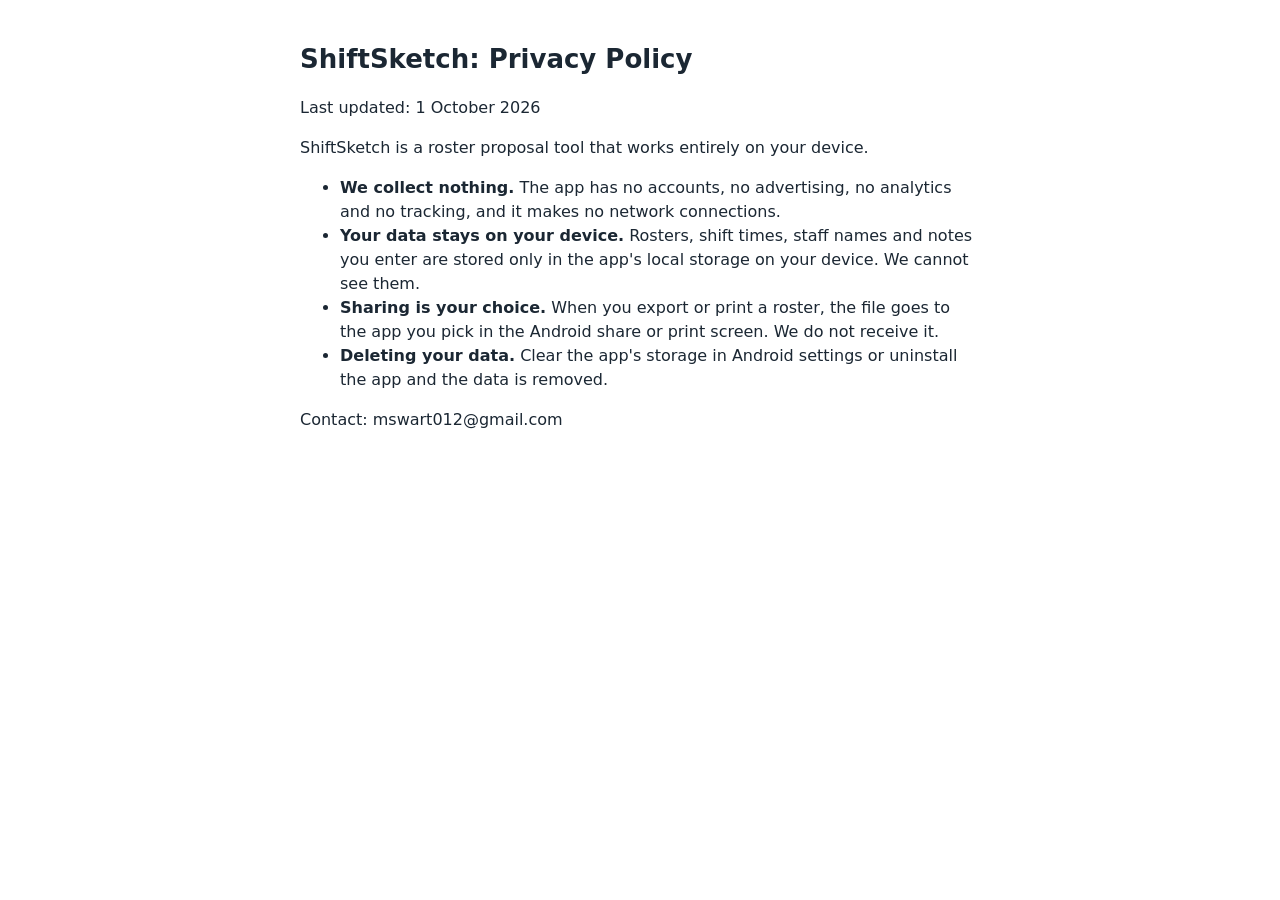
<file: privacy.html>
<!doctype html><html lang="en"><head><meta charset="utf-8"><meta name="viewport" content="width=device-width,initial-scale=1"><title>ShiftSketch Privacy Policy</title><style>body{font:16px/1.5 system-ui,sans-serif;max-width:680px;margin:40px auto;padding:0 16px;color:#1b2733}h1{font-size:26px}</style></head><body>
<h1>ShiftSketch: Privacy Policy</h1>
<p>Last updated: 1 October 2026</p>
<p>ShiftSketch is a roster proposal tool that works entirely on your device.</p>
<ul>
<li><b>We collect nothing.</b> The app has no accounts, no advertising, no analytics and no tracking, and it makes no network connections.</li>
<li><b>Your data stays on your device.</b> Rosters, shift times, staff names and notes you enter are stored only in the app's local storage on your device. We cannot see them.</li>
<li><b>Sharing is your choice.</b> When you export or print a roster, the file goes to the app you pick in the Android share or print screen. We do not receive it.</li>
<li><b>Deleting your data.</b> Clear the app's storage in Android settings or uninstall the app and the data is removed.</li>
</ul>
<p>Contact: mswart012@gmail.com</p>
</body></html>
</file>
<file: fonts/fonts.css>
@font-face{font-family:"Barlow";font-style:normal;font-weight:400;font-display:swap;src:url(barlow-latin-400-normal.woff2) format("woff2")}
@font-face{font-family:"Barlow";font-style:normal;font-weight:500;font-display:swap;src:url(barlow-latin-500-normal.woff2) format("woff2")}
@font-face{font-family:"Barlow";font-style:normal;font-weight:600;font-display:swap;src:url(barlow-latin-600-normal.woff2) format("woff2")}
@font-face{font-family:"Barlow Semi Condensed";font-style:normal;font-weight:500;font-display:swap;src:url(barlow-semi-condensed-latin-500-normal.woff2) format("woff2")}
@font-face{font-family:"Barlow Semi Condensed";font-style:normal;font-weight:600;font-display:swap;src:url(barlow-semi-condensed-latin-600-normal.woff2) format("woff2")}
@font-face{font-family:"Barlow Semi Condensed";font-style:normal;font-weight:700;font-display:swap;src:url(barlow-semi-condensed-latin-700-normal.woff2) format("woff2")}
</file>
